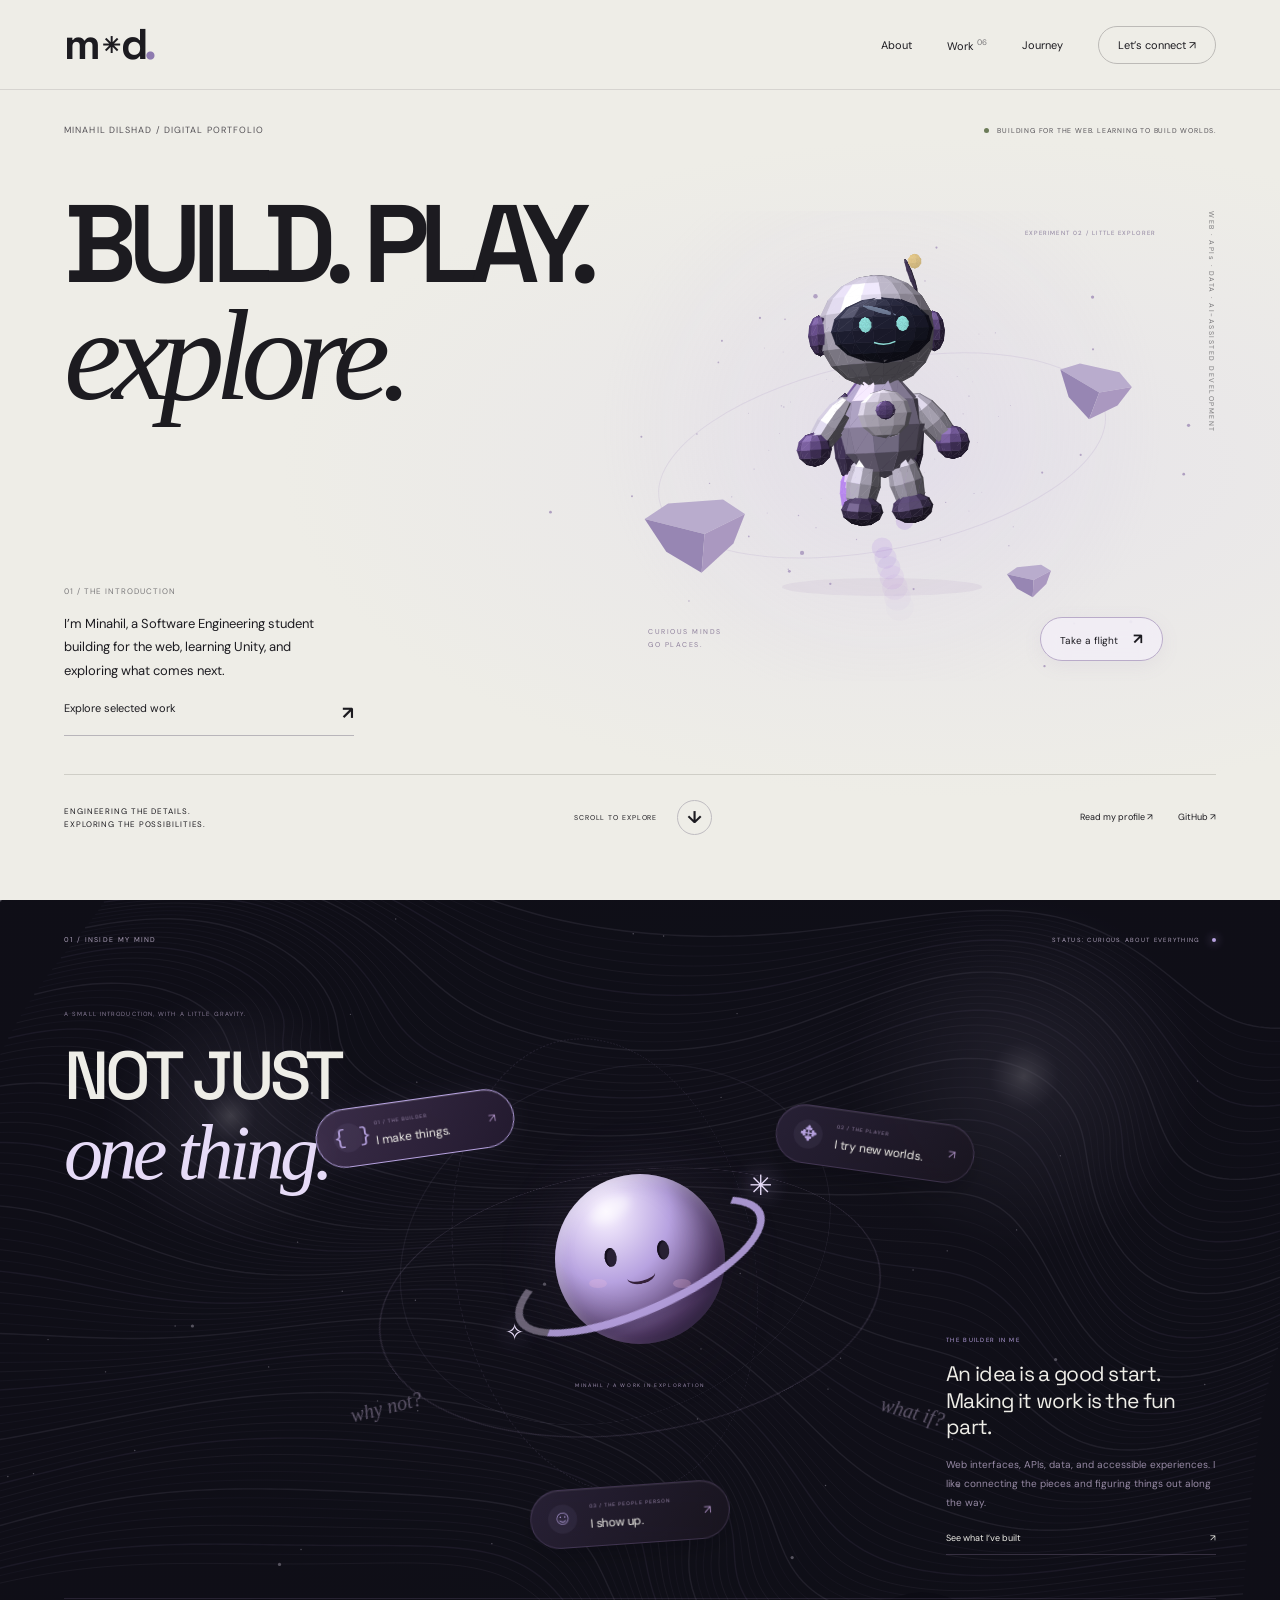
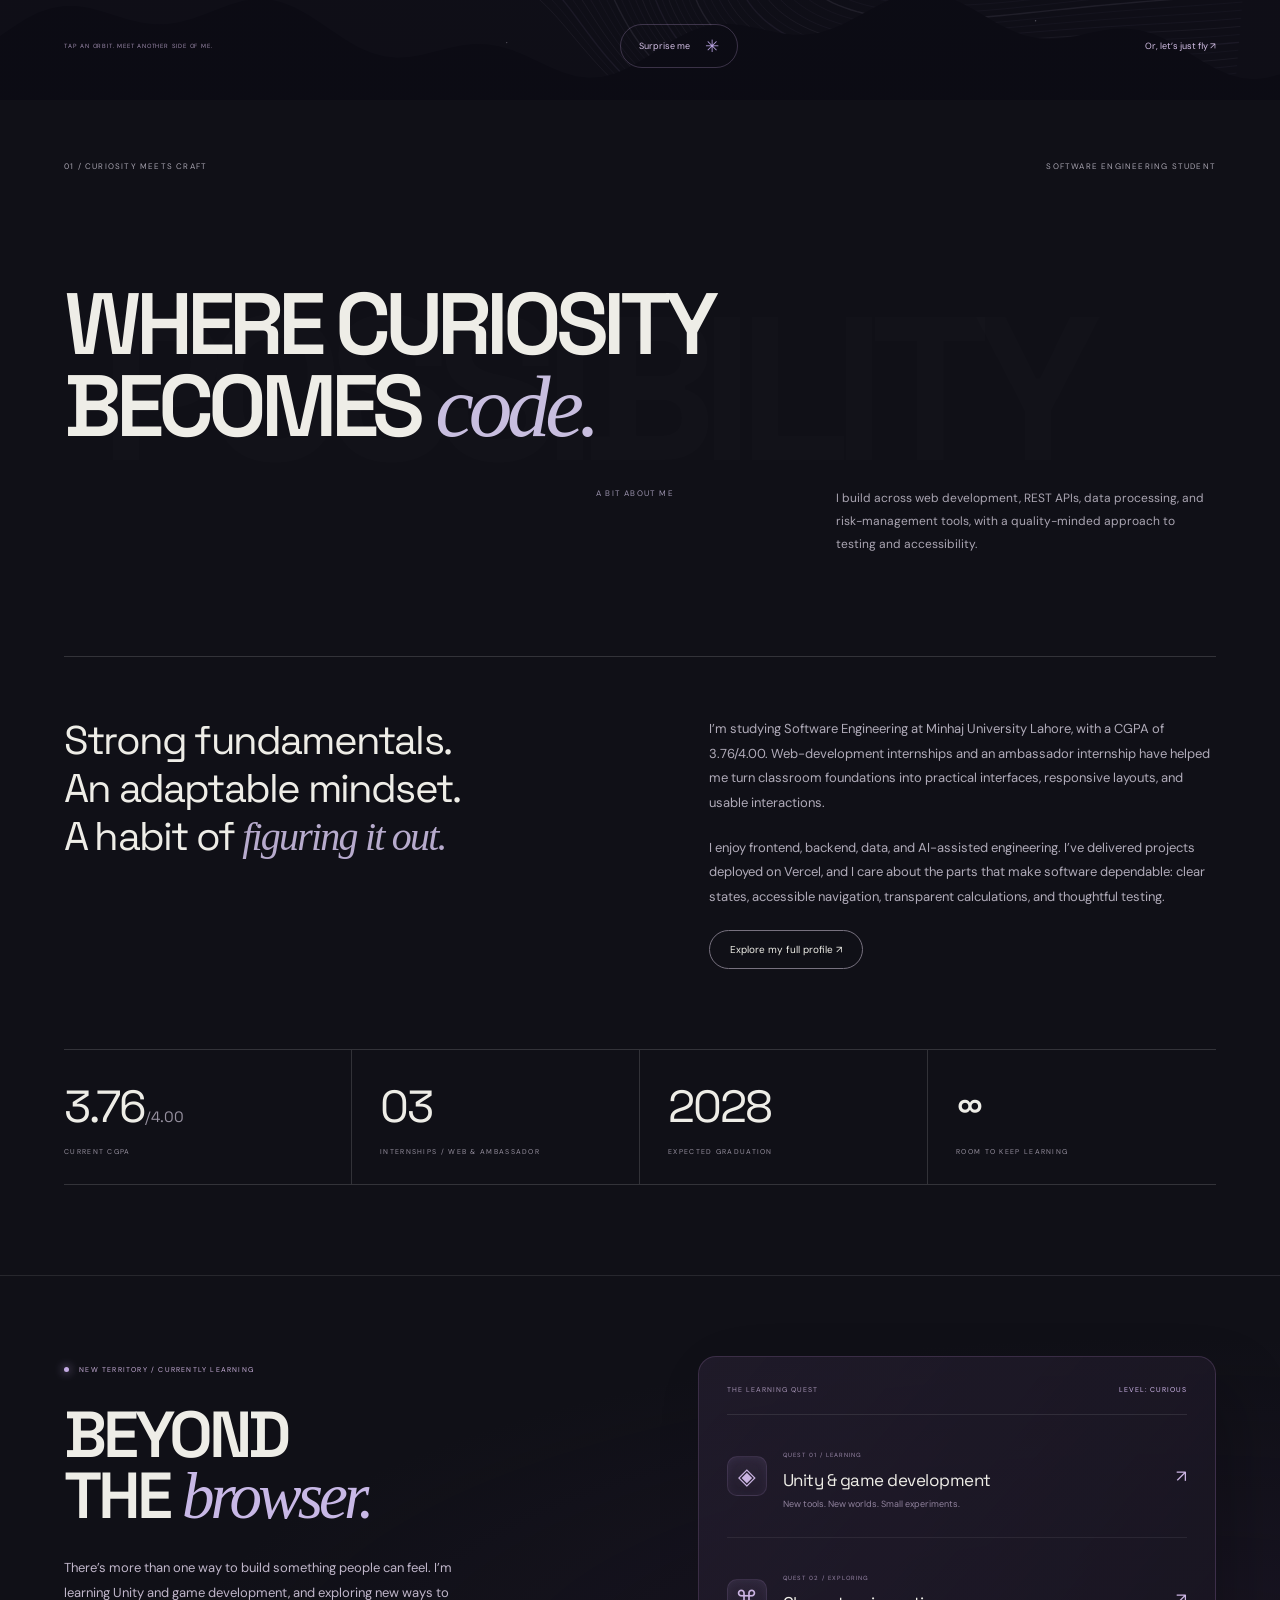
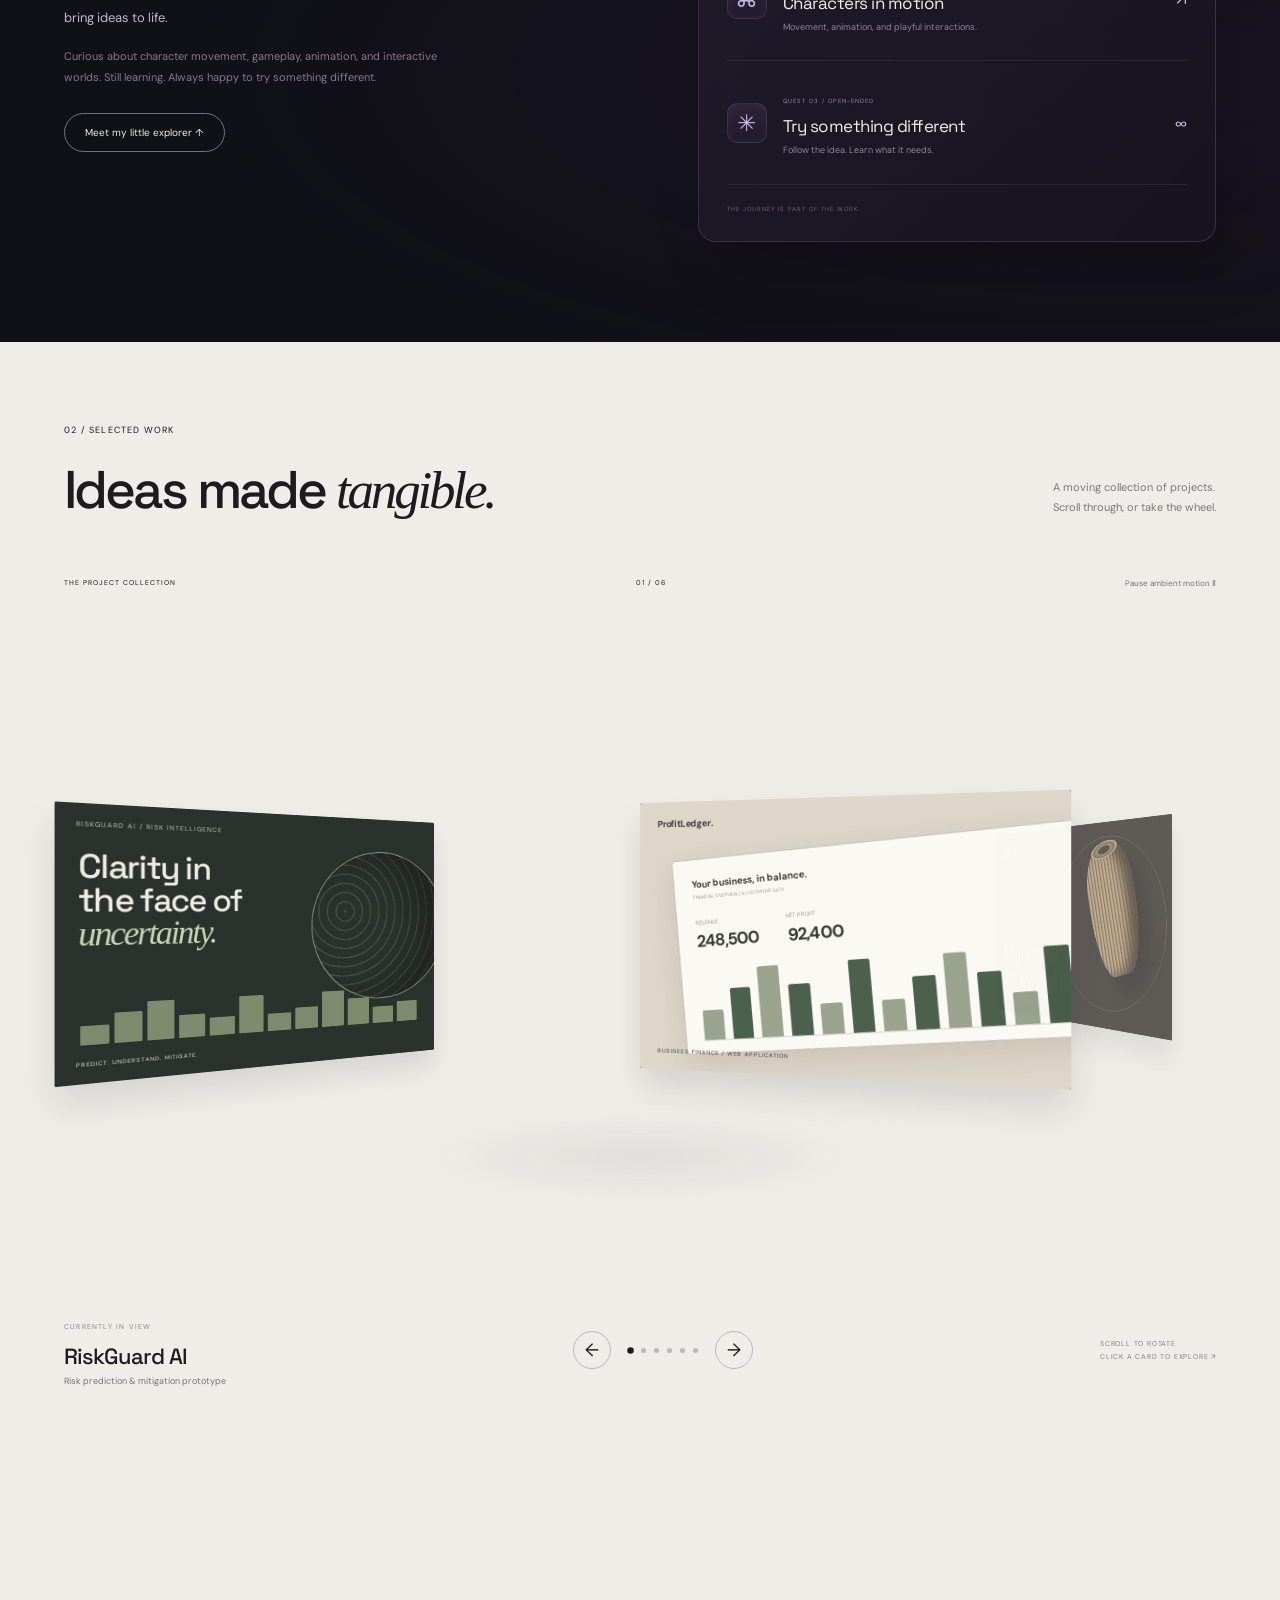
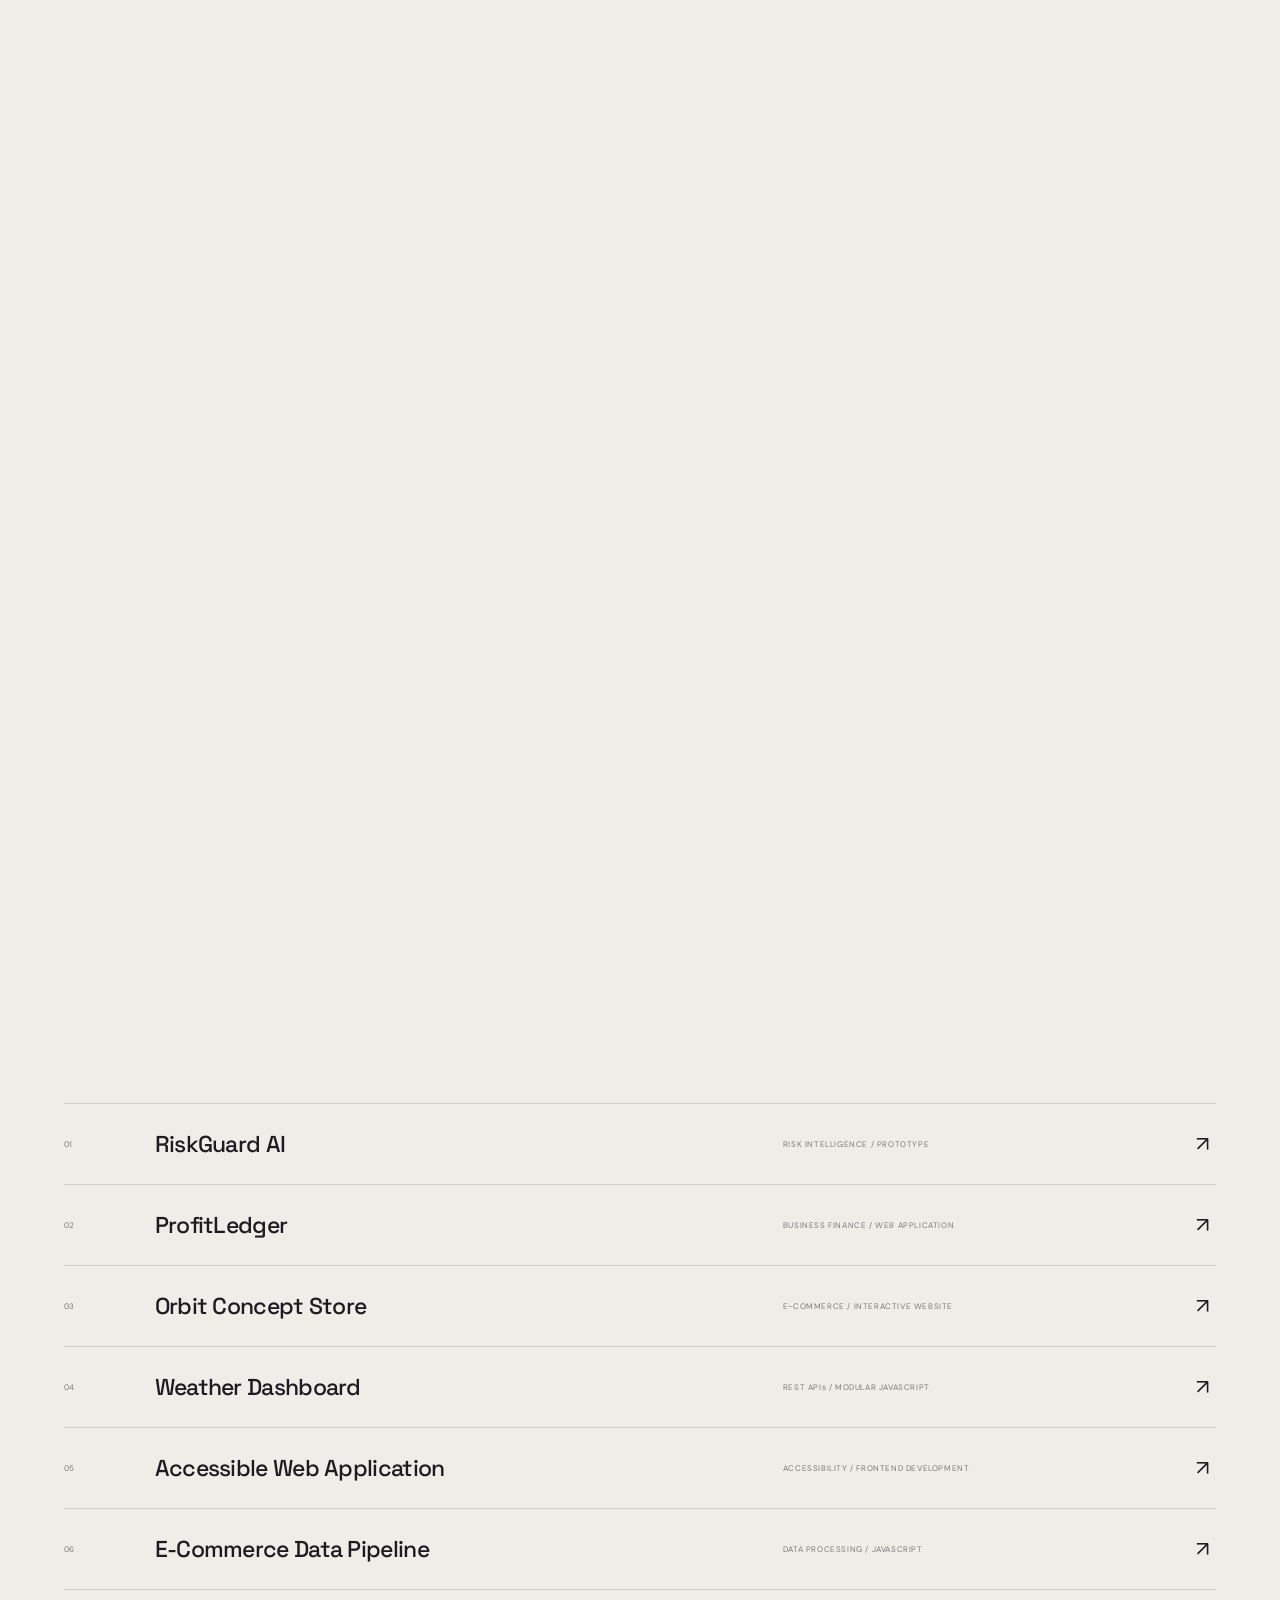
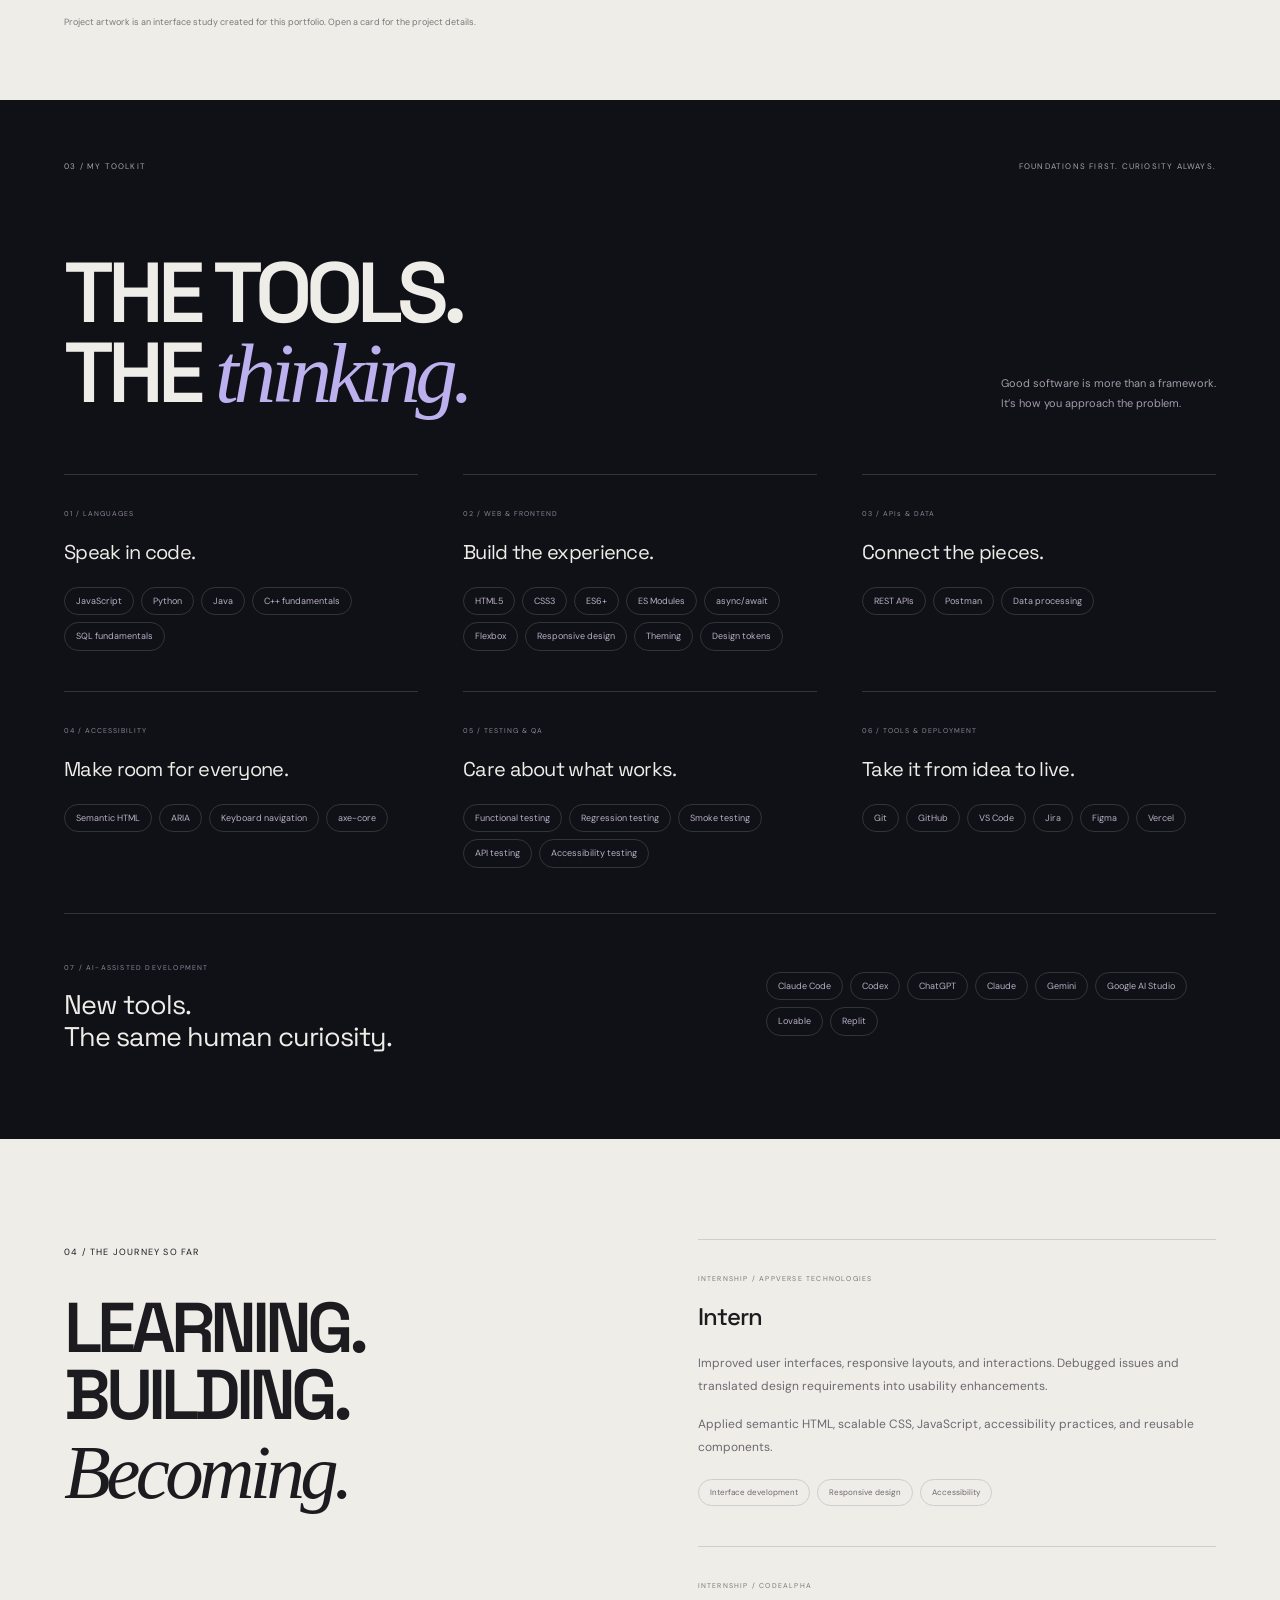
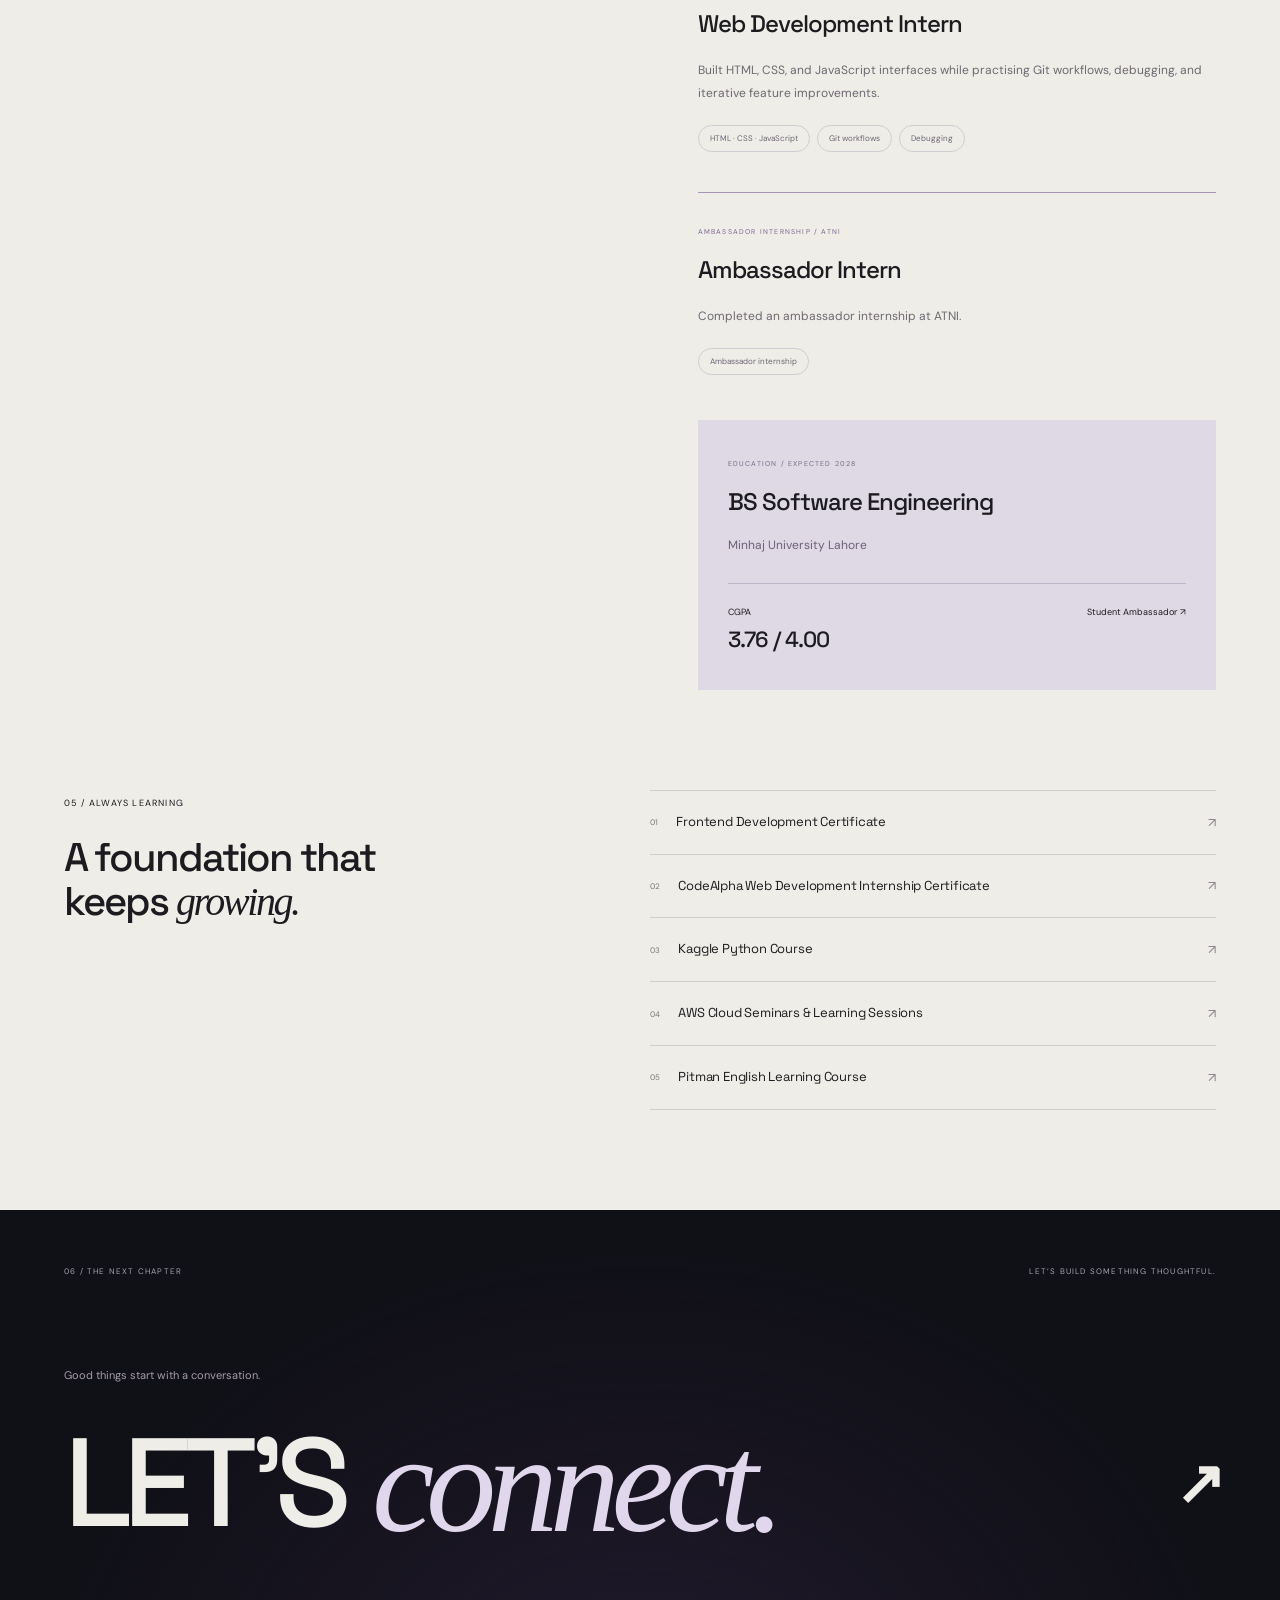
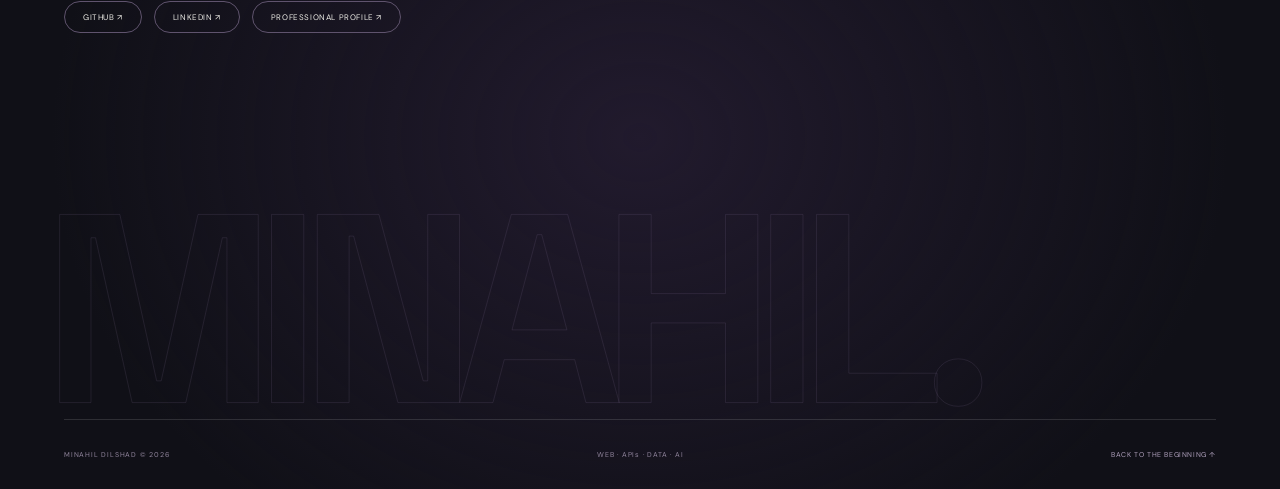
<file: index.html>
<!doctype html>
<html lang="en"><head><meta charset="UTF-8"><meta name="viewport" content="width=device-width,initial-scale=1"><meta name="theme-color" content="#eeede7"><meta name="description" content="Minahil Dilshad, Software Engineering student. Web development, REST APIs, data, accessible interfaces, and AI-assisted development."><title>Minahil Dilshad | Creative Software Engineer</title><link rel="icon" href="data:image/svg+xml,%3Csvg xmlns='http://www.w3.org/2000/svg' viewBox='0 0 80 80'%3E%3Crect width='80' height='80' rx='40' fill='%2318171d'/%3E%3Ctext x='14' y='54' fill='%23eeede7' font-family='Arial' font-weight='bold' font-size='38'%3EMD%3C/text%3E%3C/svg%3E"><link rel="stylesheet" href="style.css"></head><body>
<div class="scroll-progress" aria-hidden="true"></div><div id="cursor" aria-hidden="true">VIEW ↗</div>
<header><a href="#home" class="brand" aria-label="Minahil Dilshad home">m<span class="brand-star">✳</span>d<span class="brand-period">.</span></a><nav aria-label="Main navigation"><a href="#about">About</a><a href="#work">Work <sup>06</sup></a><a href="#journey">Journey</a><a class="nav-connect" href="#connect">Let’s connect ↗</a></nav><button id="menu" aria-expanded="false" aria-label="Open navigation">Menu +</button></header>
<main><section class="hero" id="home"><div class="hero-kicker"><span>MINAHIL DILSHAD / DIGITAL PORTFOLIO</span><span class="status"><i></i> BUILDING FOR THE WEB. LEARNING TO BUILD WORLDS.</span></div><div class="hero-composition"><div class="hero-side">WEB · APIs · DATA · AI-ASSISTED DEVELOPMENT</div><h1>BUILD. PLAY.<br><span class="serif">explore.</span></h1><div class="monogram-wrap flight-root"><div class="flight-viewport" id="flight-viewport"><canvas id="flight-canvas" aria-label="An animated 3D astronaut flying through a floating world"></canvas><span class="flight-badge">EXPERIMENT 02 / LITTLE EXPLORER</span><div class="flight-caption"><span>CURIOUS MINDS<br>GO PLACES.</span><button id="launch-flight">Take a flight <b>↗</b></button></div><div class="flight-hud" hidden><span>FLIGHT LAB / FREE EXPLORATION</span><strong><span id="flight-score">0</span> <small>PORTALS</small></strong></div><div class="flight-instructions" hidden><span>WASD / ARROWS TO STEER · SPACE TO BOOST<br>OR MOVE YOUR MOUSE / DRAG TO FLY</span><div><button id="flight-reset">Restart ↺</button><button id="flight-boost" aria-pressed="false">Hold to boost ↑</button></div></div><span id="flight-feedback" role="status"></span></div></div><div class="hero-note"><span>01 / THE INTRODUCTION</span><p>I’m Minahil, a Software Engineering student building for the web, learning Unity, and exploring what comes next.</p><a href="#work">Explore selected work <b>↗</b></a></div></div><div class="hero-bottom"><span>ENGINEERING THE DETAILS.<br>EXPLORING THE POSSIBILITIES.</span><a href="#about" class="scroll-invite"><span>SCROLL TO EXPLORE</span><b>↓</b></a><div class="hero-actions"><button class="text-button profile-open">Read my profile ↗</button><a href="https://github.com/minahildilshad" target="_blank" rel="noopener noreferrer">GitHub ↗</a></div></div></section>
<section class="about-portal mind-universe" id="about" aria-label="Minahil’s curiosity universe" data-mind-mode="build"><canvas id="flow-art" aria-hidden="true"></canvas><div class="portal-vignette"></div><div class="mind-topline"><span>01 / INSIDE MY MIND</span><span>STATUS: CURIOUS ABOUT EVERYTHING <i></i></span></div><div class="mind-title"><span>A SMALL INTRODUCTION, WITH A LITTLE GRAVITY.</span><h2>NOT JUST<br><em>one thing.</em></h2></div><div class="mind-orbit-system"><div class="mind-track track-one" aria-hidden="true"></div><div class="mind-track track-two" aria-hidden="true"></div><div class="mind-track track-three" aria-hidden="true"></div><div class="mind-core-wrap"><button id="mind-core" aria-label="Give the curiosity planet a little bounce"><span class="mind-planet"><span class="planet-shine"></span><span class="planet-face"><i></i><i></i><b></b></span><span class="planet-freckle f-one"></span><span class="planet-freckle f-two"></span></span><span class="planet-ring"></span><span class="planet-star star-one">✳</span><span class="planet-star star-two">✧</span></button><span class="planet-label">MINAHIL / A WORK IN EXPLORATION</span></div><button class="mind-satellite sat-build" data-mind="build" aria-pressed="true"><span class="sat-symbol">{ }</span><span><small>01 / THE BUILDER</small><b>I make things.</b></span><i>↗</i></button><button class="mind-satellite sat-play" data-mind="play" aria-pressed="false"><span class="sat-symbol">✥</span><span><small>02 / THE PLAYER</small><b>I try new worlds.</b></span><i>↗</i></button><button class="mind-satellite sat-people" data-mind="people" aria-pressed="false"><span class="sat-symbol">☺</span><span><small>03 / THE PEOPLE PERSON</small><b>I show up.</b></span><i>↗</i></button><span class="mind-doodle doodle-one" aria-hidden="true">what if?</span><span class="mind-doodle doodle-two" aria-hidden="true">why not?</span></div><div class="mind-detail" aria-live="polite"><span id="mind-detail-kicker">THE BUILDER IN ME</span><h3 id="mind-detail-title">An idea is a good start.<br>Making it work is the fun part.</h3><p id="mind-detail-copy">Web interfaces, APIs, data, and accessible experiences. I like connecting the pieces and figuring things out along the way.</p><a id="mind-detail-link" href="#work">See what I’ve built <span>↗</span></a></div><div class="mind-bottom"><span>TAP AN ORBIT. MEET ANOTHER SIDE OF ME.</span><button id="mind-surprise">Surprise me <span>✳</span></button><button id="mind-flight">Or, let’s just fly ↗</button></div><div id="mind-sparkles" aria-hidden="true"></div></section>
<section class="story dark"><div class="section-label"><span>01 / CURIOSITY MEETS CRAFT</span><span>SOFTWARE ENGINEERING STUDENT</span></div><div class="story-head reveal"><span class="ghost-type" aria-hidden="true">POSSIBILITY</span><h2>WHERE CURIOSITY<br>BECOMES <span class="serif">code.</span></h2><div class="story-summary"><span class="tiny-label">A BIT ABOUT ME</span><p>I build across web development, REST APIs, data processing, and risk-management tools, with a quality-minded approach to testing and accessibility.</p></div></div><div class="story-detail reveal"><p>Strong fundamentals.<br>An adaptable mindset.<br>A habit of <span>figuring it out.</span></p><div><p>I’m studying Software Engineering at Minhaj University Lahore, with a CGPA of 3.76/4.00. Web-development internships and an ambassador internship have helped me turn classroom foundations into practical interfaces, responsive layouts, and usable interactions.</p><p>I enjoy frontend, backend, data, and AI-assisted engineering. I’ve delivered projects deployed on Vercel, and I care about the parts that make software dependable: clear states, accessible navigation, transparent calculations, and thoughtful testing.</p><button class="outline-button profile-open">Explore my full profile ↗</button></div></div><div class="stats reveal"><div><strong>3.76<span>/4.00</span></strong><p>CURRENT CGPA</p></div><div><strong>03</strong><p>INTERNSHIPS / WEB & AMBASSADOR</p></div><div><strong>2028</strong><p>EXPECTED GRADUATION</p></div><div><strong>∞</strong><p>ROOM TO KEEP LEARNING</p></div></div></section>
<section class="exploration dark" id="exploring"><div class="exploration-copy reveal"><span class="tiny-label"><i></i> NEW TERRITORY / CURRENTLY LEARNING</span><h2>BEYOND<br>THE <em>browser.</em></h2><p>There’s more than one way to build something people can feel. I’m learning Unity and game development, and exploring new ways to bring ideas to life.</p><p class="exploration-note">Curious about character movement, gameplay, animation, and interactive worlds. Still learning. Always happy to try something different.</p><a class="outline-button" href="#home">Meet my little explorer ↑</a></div><div class="quest-board reveal"><div class="quest-board-top"><span>THE LEARNING QUEST</span><b>LEVEL: CURIOUS</b></div><div class="quest"><span class="quest-symbol">◈</span><div><small>QUEST 01 / LEARNING</small><h3>Unity & game development</h3><p>New tools. New worlds. Small experiments.</p></div><b>↗</b></div><div class="quest"><span class="quest-symbol">⌘</span><div><small>QUEST 02 / EXPLORING</small><h3>Characters in motion</h3><p>Movement, animation, and playful interactions.</p></div><b>↗</b></div><div class="quest"><span class="quest-symbol">✳</span><div><small>QUEST 03 / OPEN-ENDED</small><h3>Try something different</h3><p>Follow the idea. Learn what it needs.</p></div><b>∞</b></div><span class="quest-footnote">THE JOURNEY IS PART OF THE WORK.</span></div></section><section class="work-section" id="work"><div class="work-heading"><div><span class="tiny-label">02 / SELECTED WORK</span><h2>Ideas made <em>tangible.</em></h2></div><p>A moving collection of projects.<br>Scroll through, or take the wheel.</p></div><div class="carousel-scroll"><div class="carousel-sticky"><div class="carousel-topline"><span>THE PROJECT COLLECTION</span><span id="carousel-number">01 / 06</span><button id="motion-toggle" aria-pressed="false">Pause ambient motion Ⅱ</button></div><div class="carousel-scene" aria-label="3D project gallery"><div class="gallery-ground" aria-hidden="true"></div><div id="carousel"></div></div><div class="carousel-bottom"><div><span class="tiny-label">CURRENTLY IN VIEW</span><h3 id="active-project-title">RiskGuard AI</h3><p id="active-project-category">Risk prediction & mitigation prototype</p></div><div class="carousel-controls"><button id="previous" aria-label="Previous project">←</button><span id="carousel-dots" aria-label="Choose project"></span><button id="next" aria-label="Next project">→</button></div><span class="gallery-hint">SCROLL TO ROTATE<br>CLICK A CARD TO EXPLORE ↗</span></div></div></div><div class="project-index"><button class="index-row reveal" data-project="risk"><span>01</span><h3>RiskGuard AI</h3><p>RISK INTELLIGENCE / PROTOTYPE</p><b>↗</b></button><button class="index-row reveal" data-project="profit"><span>02</span><h3>ProfitLedger</h3><p>BUSINESS FINANCE / WEB APPLICATION</p><b>↗</b></button><button class="index-row reveal" data-project="orbit"><span>03</span><h3>Orbit Concept Store</h3><p>E-COMMERCE / INTERACTIVE WEBSITE</p><b>↗</b></button><button class="index-row reveal" data-project="weather"><span>04</span><h3>Weather Dashboard</h3><p>REST APIs / MODULAR JAVASCRIPT</p><b>↗</b></button><button class="index-row reveal" data-project="access"><span>05</span><h3>Accessible Web Application</h3><p>ACCESSIBILITY / FRONTEND DEVELOPMENT</p><b>↗</b></button><button class="index-row reveal" data-project="data"><span>06</span><h3>E-Commerce Data Pipeline</h3><p>DATA PROCESSING / JAVASCRIPT</p><b>↗</b></button></div><p class="visual-note">Project artwork is an interface study created for this portfolio. Open a card for the project details.</p></section>
<section class="toolkit dark" id="skills"><div class="section-label"><span>03 / MY TOOLKIT</span><span>FOUNDATIONS FIRST. CURIOSITY ALWAYS.</span></div><div class="toolkit-heading reveal"><h2>THE TOOLS.<br>THE <span class="serif">thinking.</span></h2><p>Good software is more than a framework.<br>It’s how you approach the problem.</p></div><div class="skill-grid"><article class="skill-group reveal"><span>01 / LANGUAGES</span><h3>Speak in code.</h3><div class="tags"><span>JavaScript</span><span>Python</span><span>Java</span><span>C++ fundamentals</span><span>SQL fundamentals</span></div></article><article class="skill-group reveal"><span>02 / WEB & FRONTEND</span><h3>Build the experience.</h3><div class="tags"><span>HTML5</span><span>CSS3</span><span>ES6+</span><span>ES Modules</span><span>async/await</span><span>Flexbox</span><span>Responsive design</span><span>Theming</span><span>Design tokens</span></div></article><article class="skill-group reveal"><span>03 / APIs & DATA</span><h3>Connect the pieces.</h3><div class="tags"><span>REST APIs</span><span>Postman</span><span>Data processing</span></div></article><article class="skill-group reveal"><span>04 / ACCESSIBILITY</span><h3>Make room for everyone.</h3><div class="tags"><span>Semantic HTML</span><span>ARIA</span><span>Keyboard navigation</span><span>axe-core</span></div></article><article class="skill-group reveal"><span>05 / TESTING & QA</span><h3>Care about what works.</h3><div class="tags"><span>Functional testing</span><span>Regression testing</span><span>Smoke testing</span><span>API testing</span><span>Accessibility testing</span></div></article><article class="skill-group reveal"><span>06 / TOOLS & DEPLOYMENT</span><h3>Take it from idea to live.</h3><div class="tags"><span>Git</span><span>GitHub</span><span>VS Code</span><span>Jira</span><span>Figma</span><span>Vercel</span></div></article></div><div class="ai-toolkit reveal"><div><span class="tiny-label">07 / AI-ASSISTED DEVELOPMENT</span><h3>New tools.<br>The same human curiosity.</h3></div><div class="tags"><span>Claude Code</span><span>Codex</span><span>ChatGPT</span><span>Claude</span><span>Gemini</span><span>Google AI Studio</span><span>Lovable</span><span>Replit</span></div></div></section>
<section class="journey" id="journey"><div class="journey-title reveal"><span class="tiny-label">04 / THE JOURNEY SO FAR</span><h2>LEARNING.<br>BUILDING.<br><em>Becoming.</em></h2></div><div class="journey-content"><article class="experience reveal"><span class="tiny-label">INTERNSHIP / APPVERSE TECHNOLOGIES</span><h3>Intern</h3><p>Improved user interfaces, responsive layouts, and interactions. Debugged issues and translated design requirements into usability enhancements.</p><p>Applied semantic HTML, scalable CSS, JavaScript, accessibility practices, and reusable components.</p><div class="tags"><span>Interface development</span><span>Responsive design</span><span>Accessibility</span></div></article><article class="experience reveal"><span class="tiny-label">INTERNSHIP / CODEALPHA</span><h3>Web Development Intern</h3><p>Built HTML, CSS, and JavaScript interfaces while practising Git workflows, debugging, and iterative feature improvements.</p><div class="tags"><span>HTML · CSS · JavaScript</span><span>Git workflows</span><span>Debugging</span></div></article><article class="experience reveal atni"><span class="tiny-label">AMBASSADOR INTERNSHIP / ATNI</span><h3>Ambassador Intern</h3><p>Completed an ambassador internship at ATNI.</p><div class="tags"><span>Ambassador internship</span></div></article><article class="education reveal"><span class="tiny-label">EDUCATION / EXPECTED 2028</span><h3>BS Software Engineering</h3><p>Minhaj University Lahore</p><div class="education-bottom"><span>CGPA <strong>3.76 / 4.00</strong></span><span>Student Ambassador ↗</span></div></article></div></section>
<section class="certifications"><div class="cert-heading reveal"><span class="tiny-label">05 / ALWAYS LEARNING</span><h2>A foundation that<br>keeps <em>growing.</em></h2></div><div class="cert-list reveal"><div><span>01</span><h3>Frontend Development Certificate</h3><b>↗</b></div><div><span>02</span><h3>CodeAlpha Web Development Internship Certificate</h3><b>↗</b></div><div><span>03</span><h3>Kaggle Python Course</h3><b>↗</b></div><div><span>04</span><h3>AWS Cloud Seminars & Learning Sessions</h3><b>↗</b></div><div><span>05</span><h3>Pitman English Learning Course</h3><b>↗</b></div></div></section>
<section class="connect dark" id="connect"><div class="section-label"><span>06 / THE NEXT CHAPTER</span><span>LET’S BUILD SOMETHING THOUGHTFUL.</span></div><p class="reveal">Good things start with a conversation.</p><a class="connect-heading reveal" href="https://www.linkedin.com/in/minahil-dilshad-6a0a183a9" target="_blank" rel="noopener noreferrer">LET’S <span class="serif">connect.</span><b>↗</b></a><div class="social-links reveal"><a href="https://github.com/minahildilshad" target="_blank" rel="noopener noreferrer">GITHUB ↗</a><a href="https://www.linkedin.com/in/minahil-dilshad-6a0a183a9" target="_blank" rel="noopener noreferrer">LINKEDIN ↗</a><button class="profile-open">PROFESSIONAL PROFILE ↗</button></div><div class="signature" aria-hidden="true">MINAHIL.</div><footer><span>MINAHIL DILSHAD © <span id="year"></span></span><span>WEB · APIs · DATA · AI</span><button id="back-top">BACK TO THE BEGINNING ↑</button></footer></section></main>
<dialog id="project-dialog" aria-labelledby="project-title"><button class="dialog-close" aria-label="Close project">×</button><div id="project-art"></div><div class="dialog-content"><span class="tiny-label" id="project-category"></span><h2 id="project-title"></h2><p id="project-description"></p><div class="tags" id="project-tags"></div><h3>Inside the project</h3><ul id="project-details"></ul><div id="project-demo"></div><div class="dialog-actions"><a class="filled-button" href="https://github.com/minahildilshad" target="_blank" rel="noopener noreferrer">Explore my GitHub ↗</a><button id="next-project" class="text-button">Next project →</button></div><p class="project-footnote" id="project-footnote"></p></div></dialog>
<dialog id="profile-dialog" aria-labelledby="profile-title"><button class="dialog-close" aria-label="Close profile">×</button><div class="dialog-content"><span class="tiny-label">PROFESSIONAL PROFILE</span><h2 id="profile-title">Minahil<br><em>Dilshad.</em></h2><p>Software Engineer | Web · APIs · Data · AI-Assisted Development</p><h3>Professional summary</h3><p>Software Engineering student (CGPA 3.76/4.00) with hands-on experience across web development, REST API integration, data processing, and risk-management tooling. Strong programming fundamentals, a quality-minded approach to testing and accessibility, and a fast-learning, adaptable mindset suited to frontend, backend, data, and AI-assisted engineering roles. Completed web-development internships and an ambassador internship, and delivered projects deployed on Vercel. I’m learning Unity and game development, exploring character movement, interactive worlds, and new creative directions.</p><h3>Education</h3><p>BS Software Engineering, Minhaj University Lahore.<br>Expected 2028 · CGPA 3.76/4.00 · Student Ambassador.</p><h3>Internships</h3><p><strong>Appverse Technologies, Intern.</strong> UI development, responsive layouts, interactions, debugging, usability improvements, semantic HTML, scalable CSS, JavaScript, accessibility, and reusable components.</p><p><strong>CodeAlpha, Web Development Intern.</strong> HTML, CSS, JavaScript interfaces, Git workflows, debugging, and iterative feature improvements.</p><p><strong>ATNI, Ambassador Intern.</strong> Completed an ambassador internship.</p><h3>Currently exploring</h3><p>I’m learning Unity and game development. I’m curious about game mechanics, character movement, animation, and interactive worlds, and I enjoy trying different things beyond web development.</p><h3>Selected projects</h3><ul><li>RiskGuard AI: a 12-section risk prediction and mitigation prototype with five-category weighted scoring, configurable thresholds, case management, what-if comparisons, and a rule-based assistant using simulated data.</li><li>JavaScript Weather Dashboard: modular API architecture with retries, cancellation, controlled concurrency, and accessible loading and error states.</li><li>Accessible Web Application: keyboard-accessible forms and navigation with ARIA and visible focus states; an automated axe-core scan reported zero violations.</li><li>E-Commerce Data Pipeline: processed a 50-order dataset with filter, map, reduce, and sort to aggregate revenue by product category.</li><li>ProfitLedger: business finance web application, included as an additional portfolio project.</li><li>Orbit Concept Store: interactive e-commerce website, included as an additional portfolio project.</li></ul><h3>Technical skills</h3><p><strong>Languages:</strong> JavaScript, Python, Java, C++ and SQL fundamentals.</p><p><strong>Web:</strong> HTML5, CSS3, ES6+, ES Modules, async/await, Flexbox, responsive design, theming, design tokens.</p><p><strong>APIs & data:</strong> REST APIs, Postman, data processing.</p><p><strong>Accessibility:</strong> Semantic HTML, ARIA, keyboard navigation, axe-core.</p><p><strong>Testing:</strong> Functional, regression, smoke, API, and accessibility testing.</p><p><strong>Tools:</strong> Git, GitHub, VS Code, Jira, Figma, Vercel.</p><p><strong>AI-assisted development:</strong> Claude Code, Codex, ChatGPT, Claude, Gemini, Google AI Studio, Lovable, Replit.</p><h3>Certifications & learning</h3><ul><li>Frontend Development Certificate</li><li>CodeAlpha Web Development Internship Certificate</li><li>Kaggle Python Course</li><li>AWS Cloud Seminars & Learning Sessions</li><li>Pitman English Learning Course</li></ul><div class="dialog-actions"><a class="filled-button" href="https://github.com/minahildilshad" target="_blank" rel="noopener noreferrer">GitHub ↗</a><a class="outline-button" href="https://www.linkedin.com/in/minahil-dilshad-6a0a183a9" target="_blank" rel="noopener noreferrer">LinkedIn ↗</a></div></div></dialog>
<button id="flight-companion" aria-label="Launch Little Explorer flight mode"><svg viewBox="0 0 80 105" aria-hidden="true"><defs><linearGradient id="suit" x2="1" y2="1"><stop stop-color="#e3dbf0"/><stop offset="1" stop-color="#877397"/></linearGradient></defs><path d="M30 77l10 25 10-25" fill="#c8a4ee" opacity=".5"/><ellipse cx="40" cy="60" rx="19" ry="21" fill="url(#suit)"/><path d="M21 57l-9 16m47-16 9 16M30 78l-3 9m23-9 3 9" stroke="#9d83b6" stroke-width="10" stroke-linecap="round"/><circle cx="40" cy="29" r="26" fill="url(#suit)"/><rect x="18" y="18" width="44" height="25" rx="12" fill="#29213b"/><circle cx="31" cy="29" r="3" fill="#9de1d4"/><circle cx="49" cy="29" r="3" fill="#9de1d4"/><path d="M34 35q6 5 12 0" stroke="#9de1d4" fill="none"/><circle cx="40" cy="60" r="5" fill="#71558c"/></svg><span>TAKE A FLIGHT ↗</span></button><dialog id="flight-dialog" aria-label="Little Explorer flight game"><button class="dialog-close" id="flight-close" aria-label="Exit flight">Exit flight ×</button><div id="flight-dock"></div></dialog><script src="app.js"></script><script src="flight.js"></script></body></html>
</file>
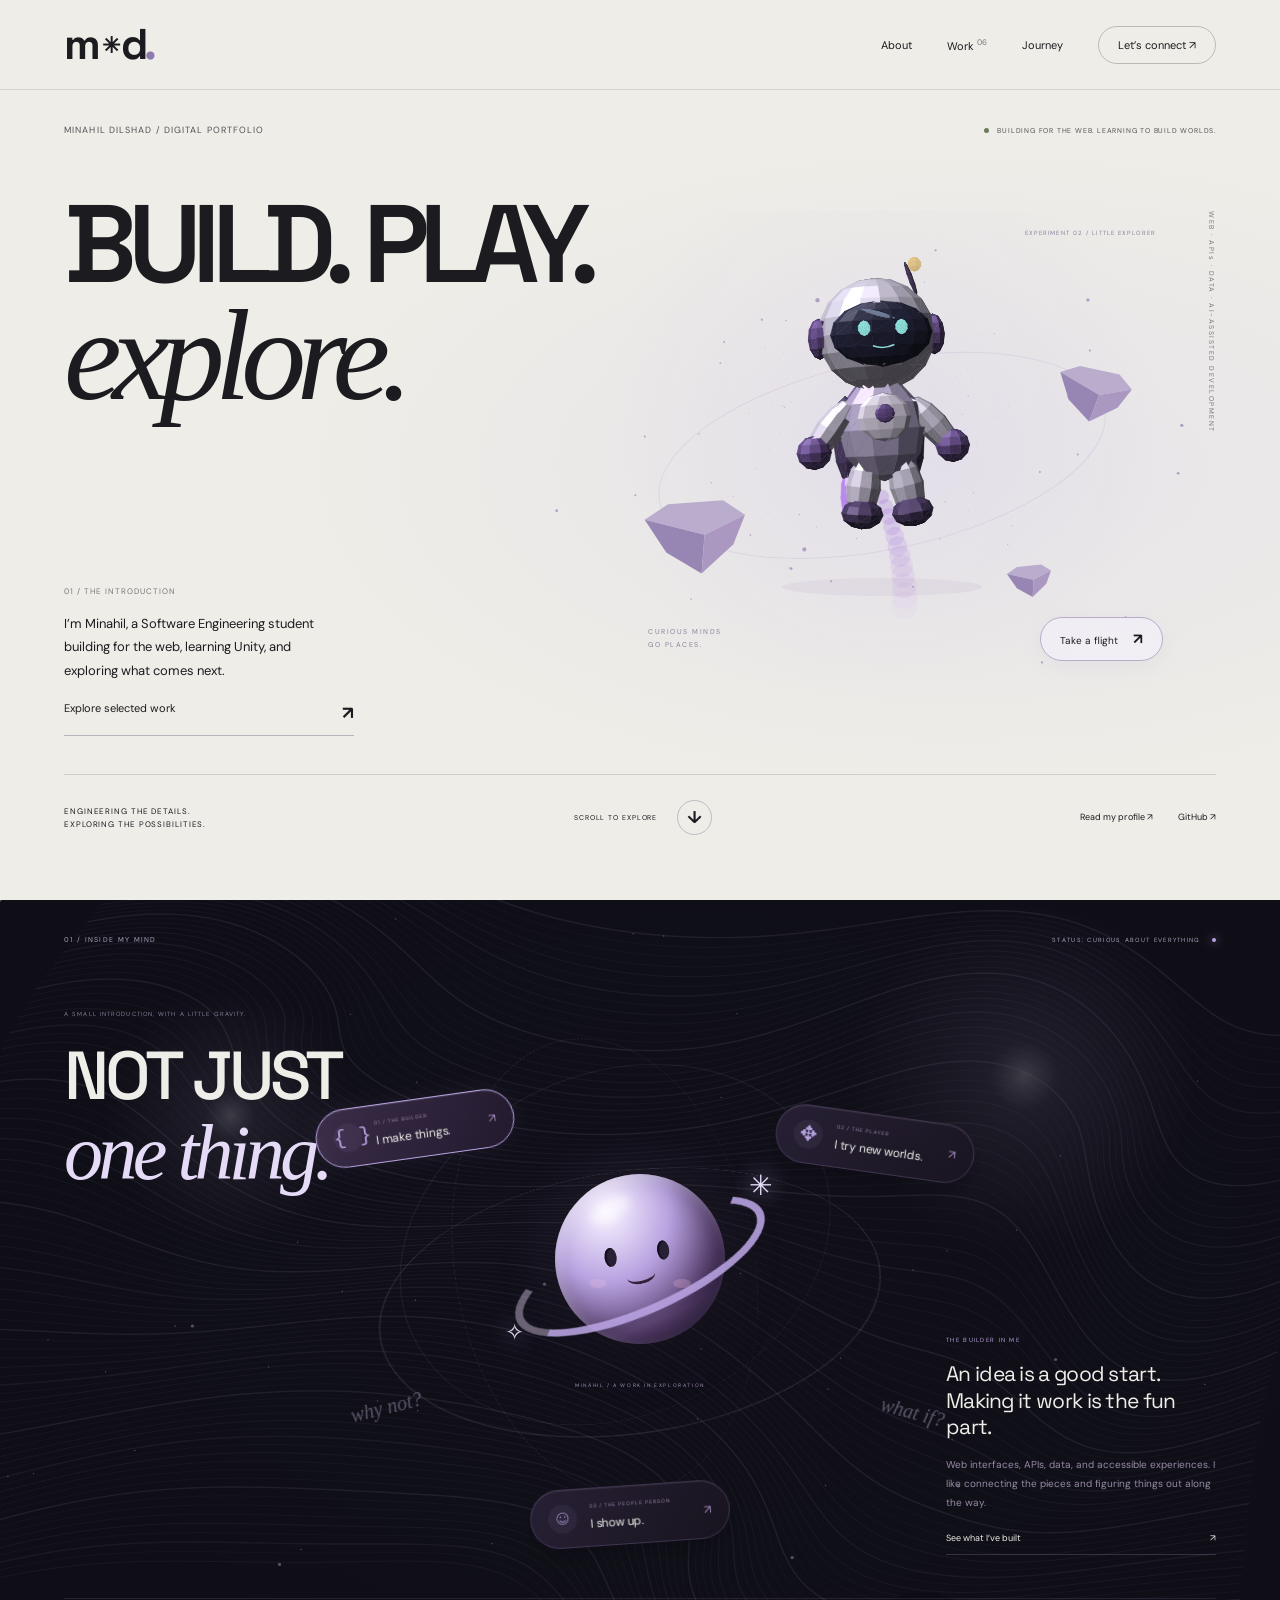
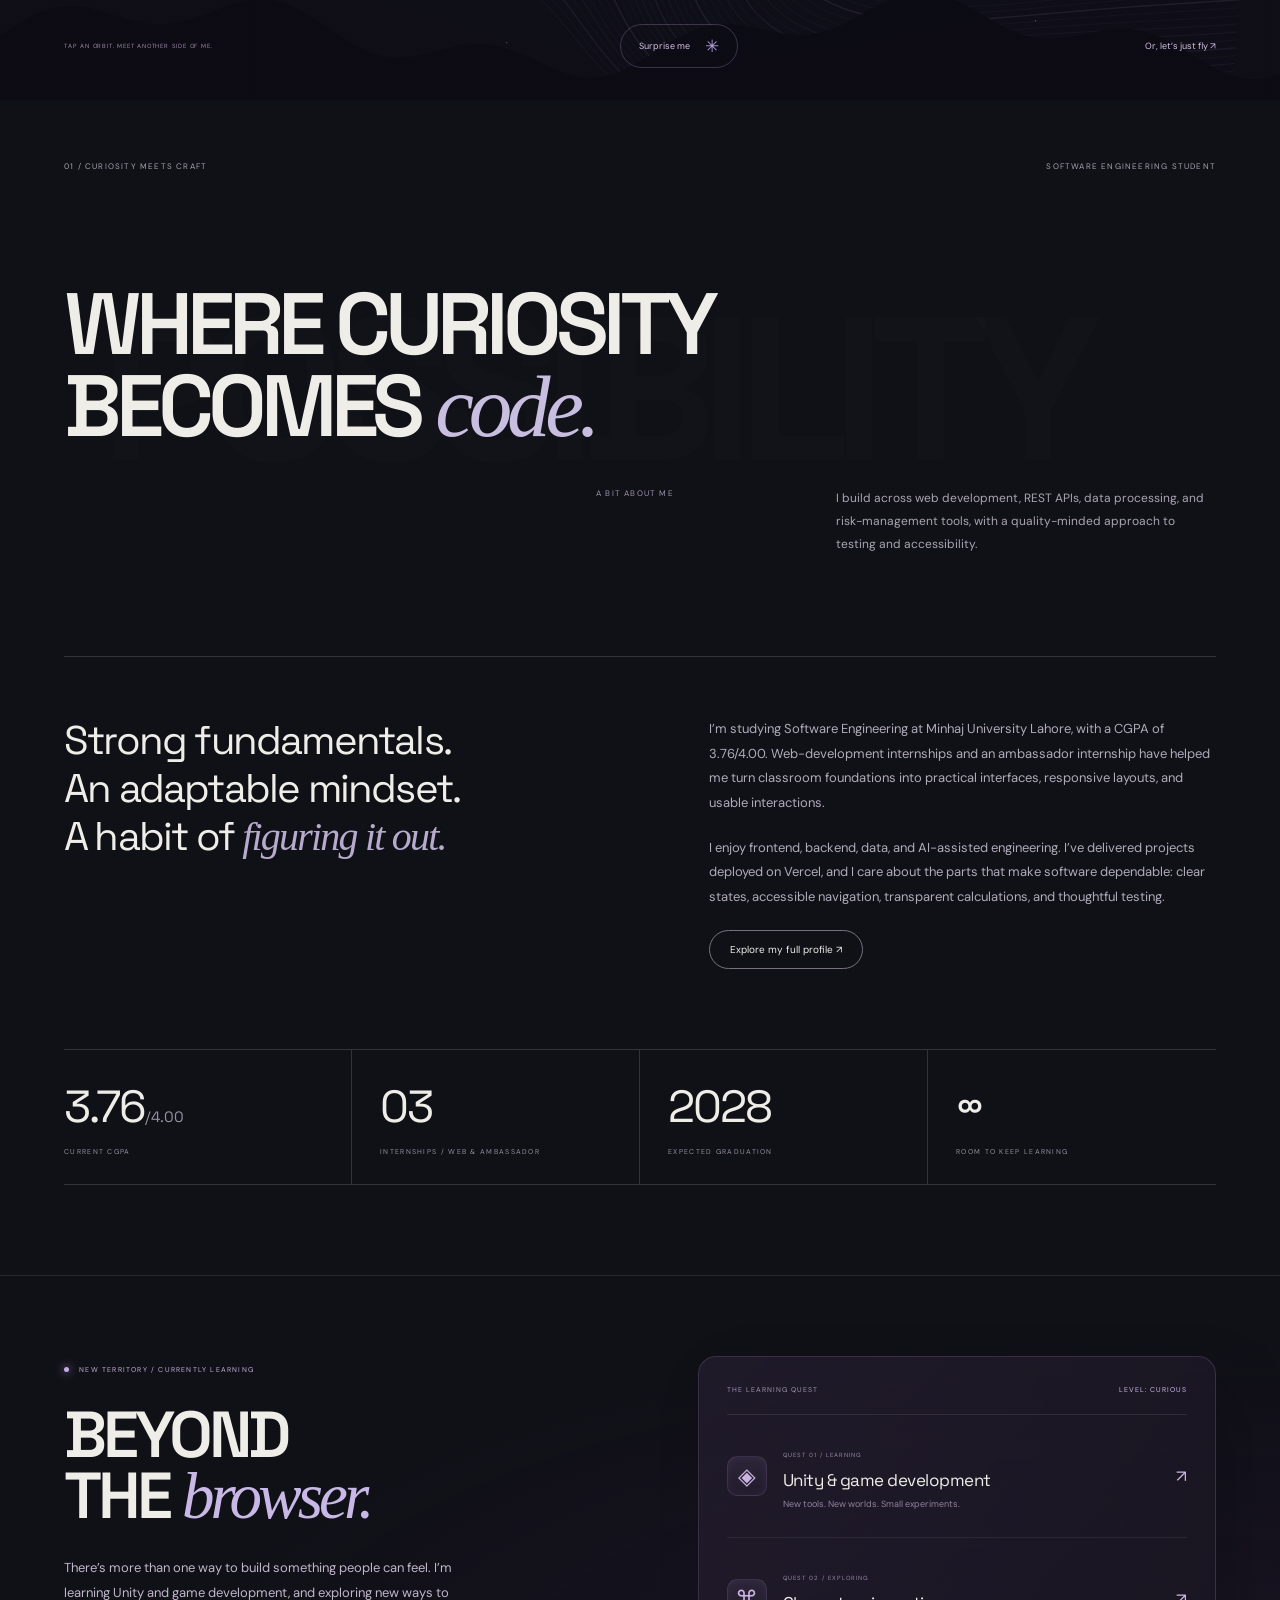
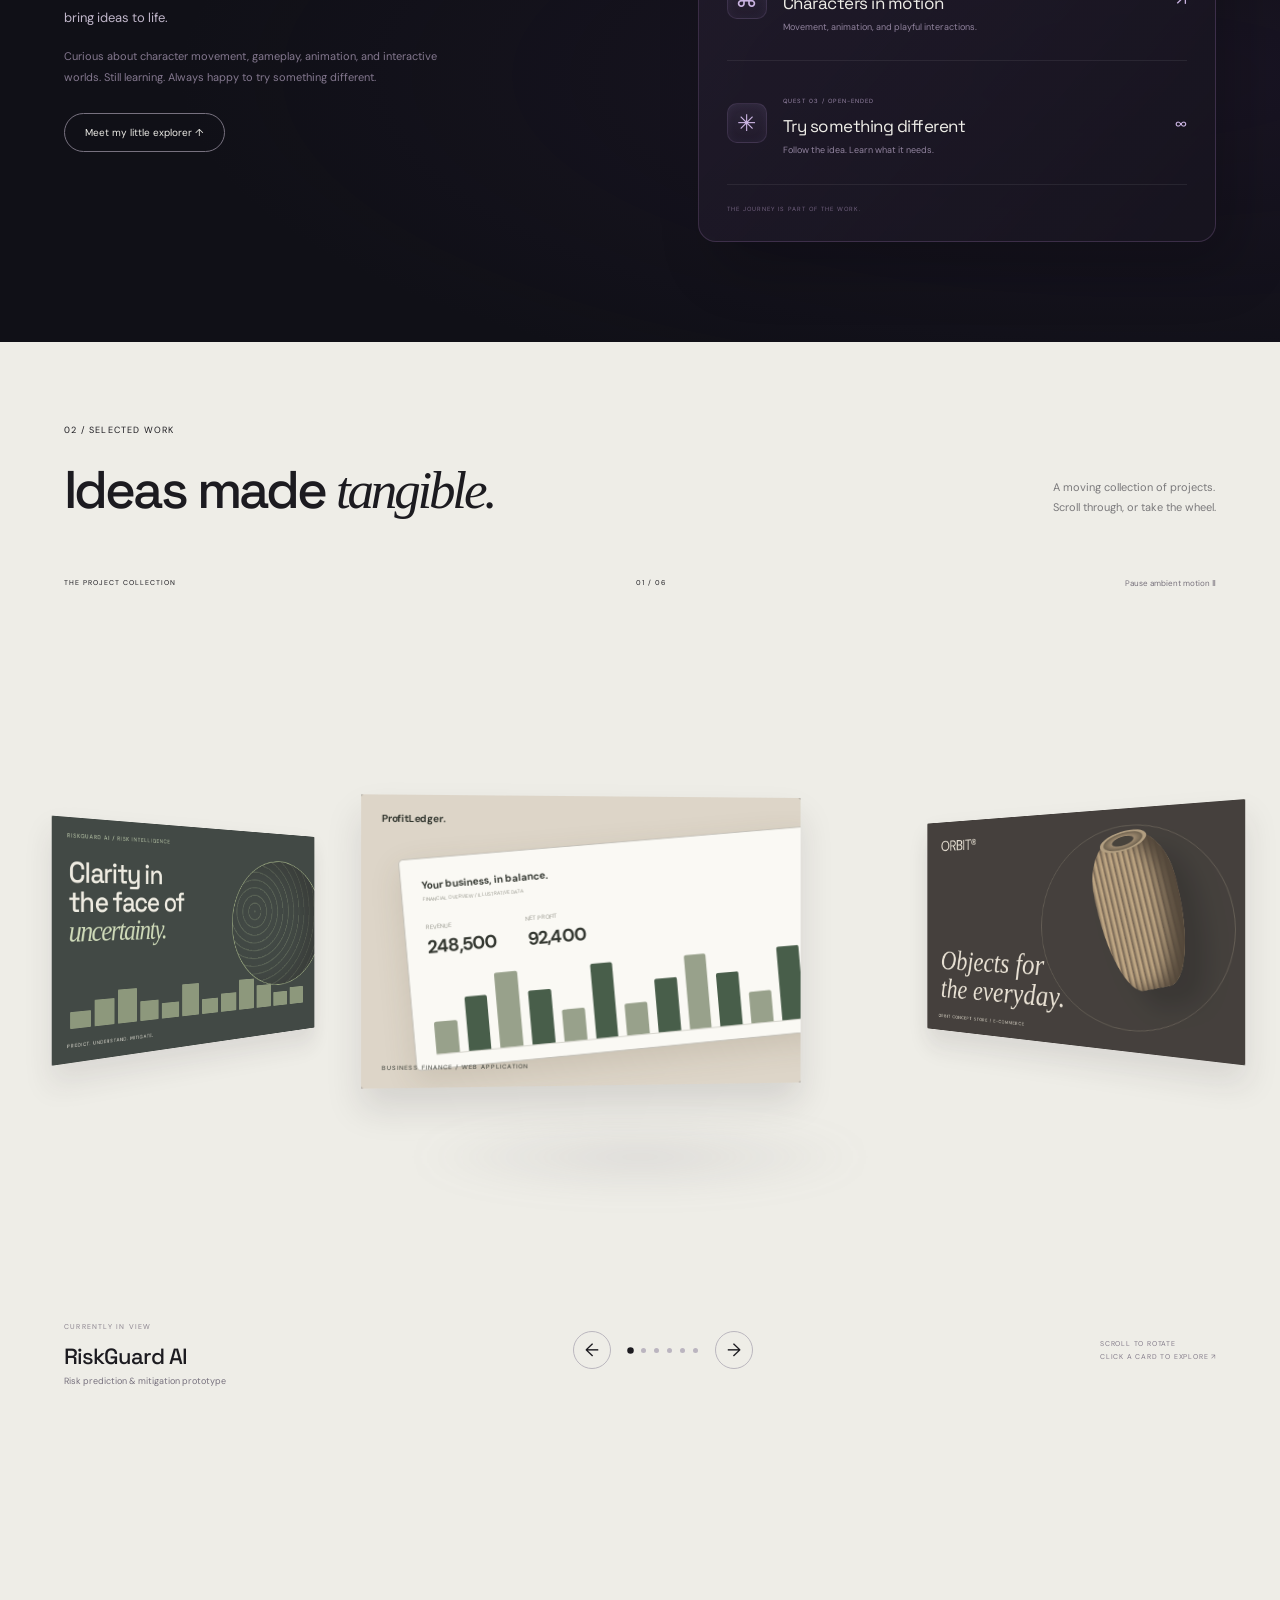
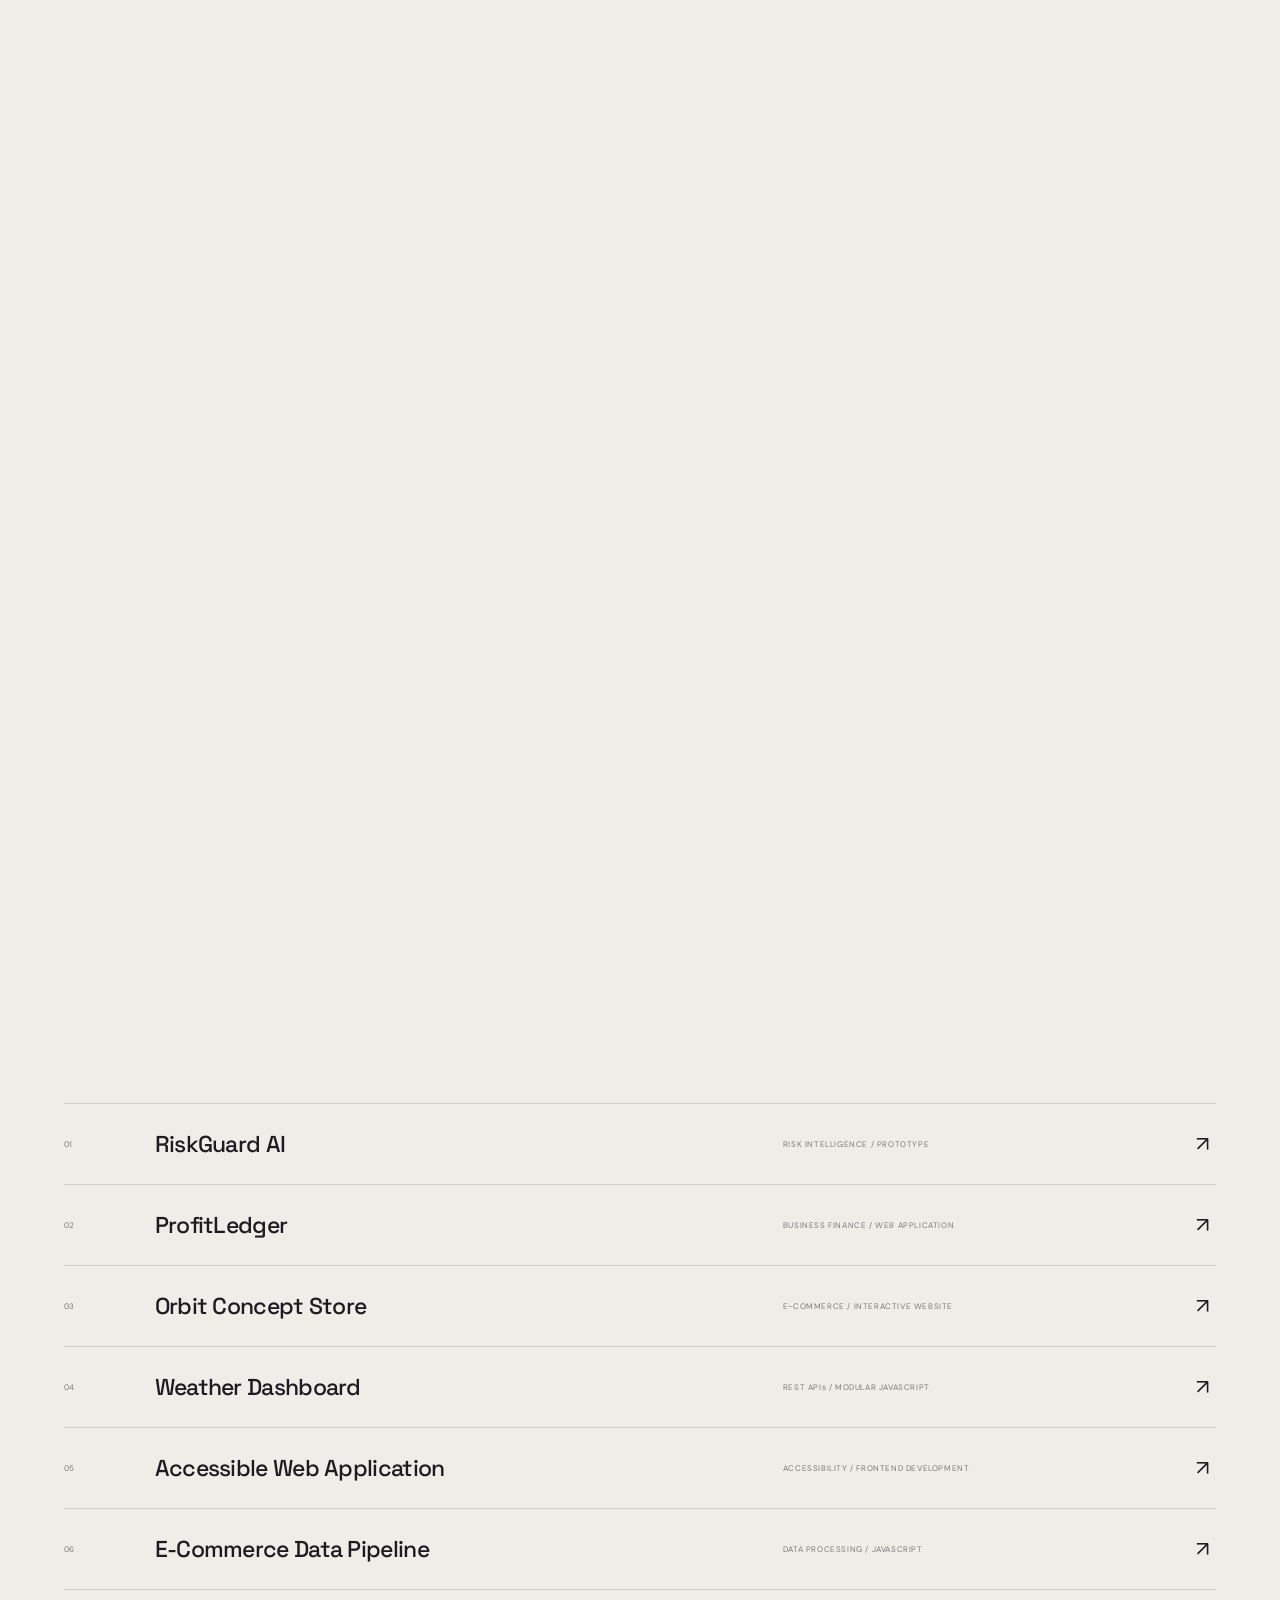
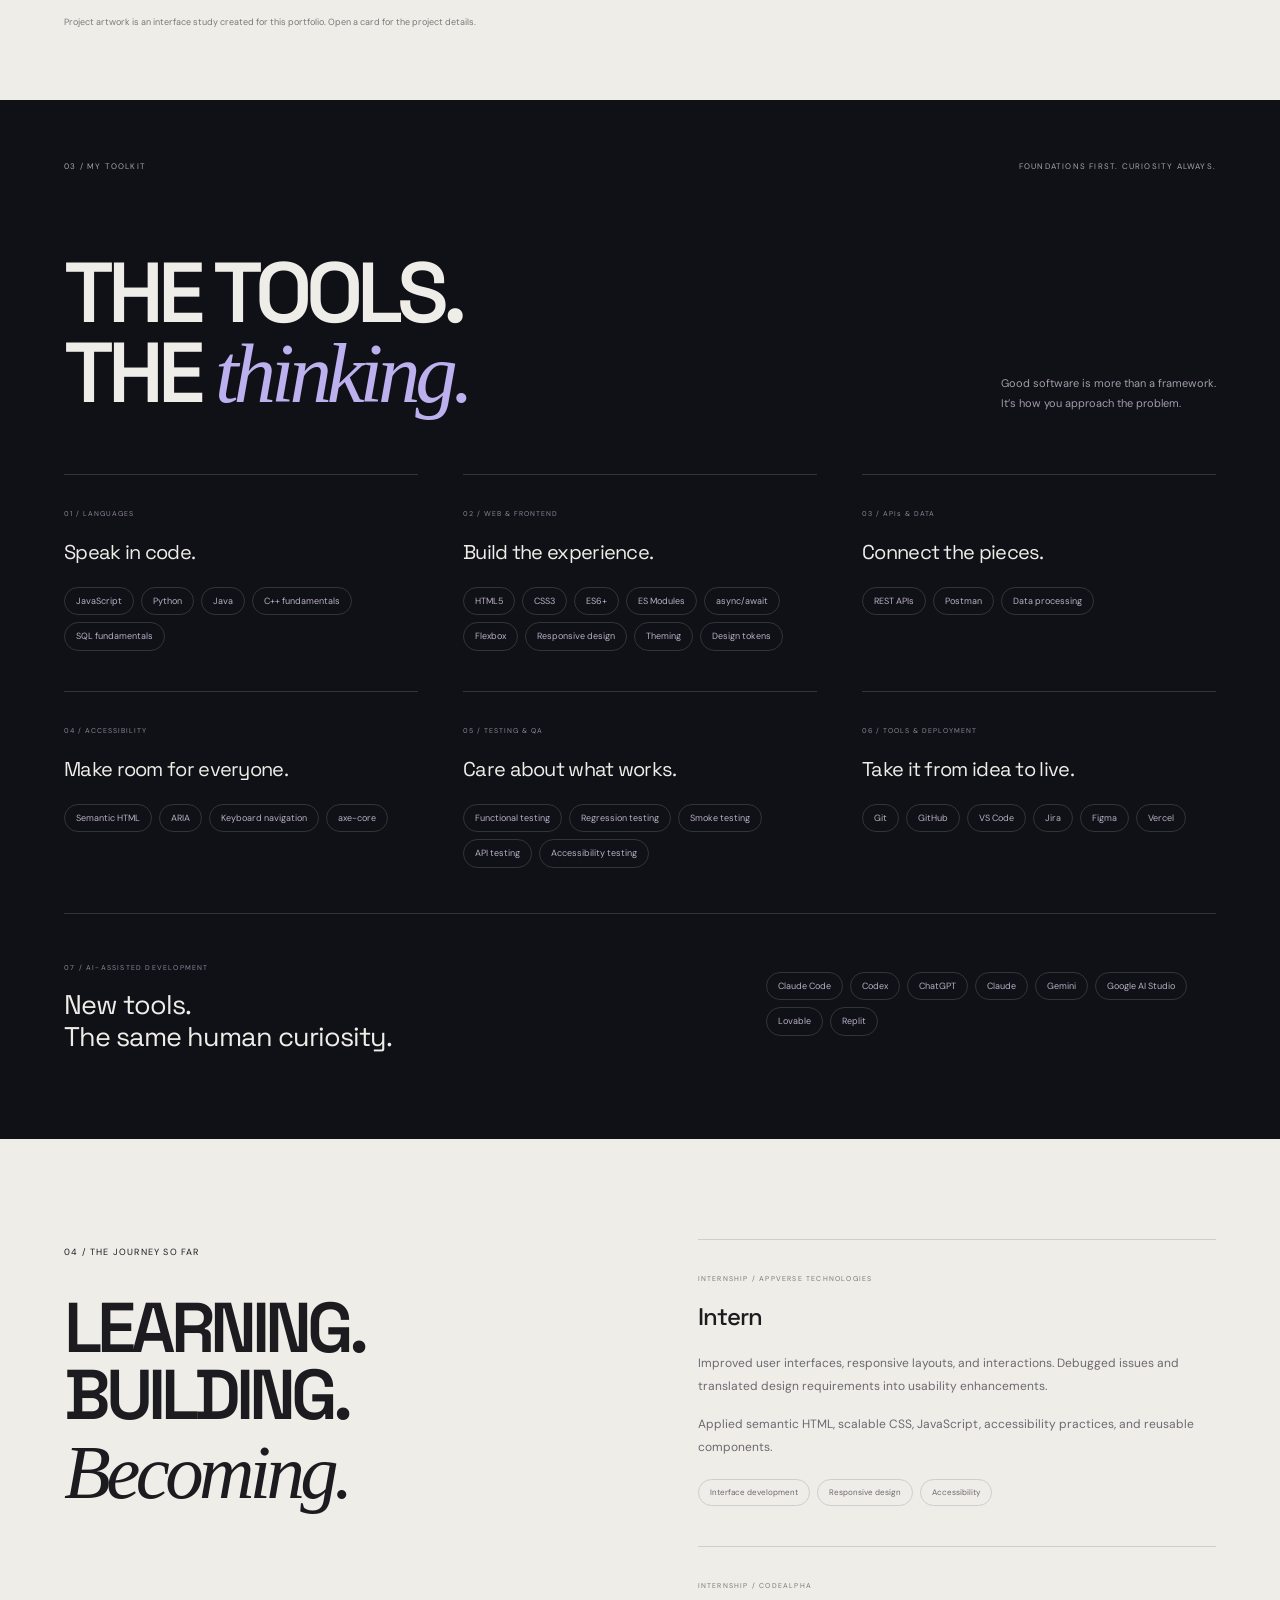
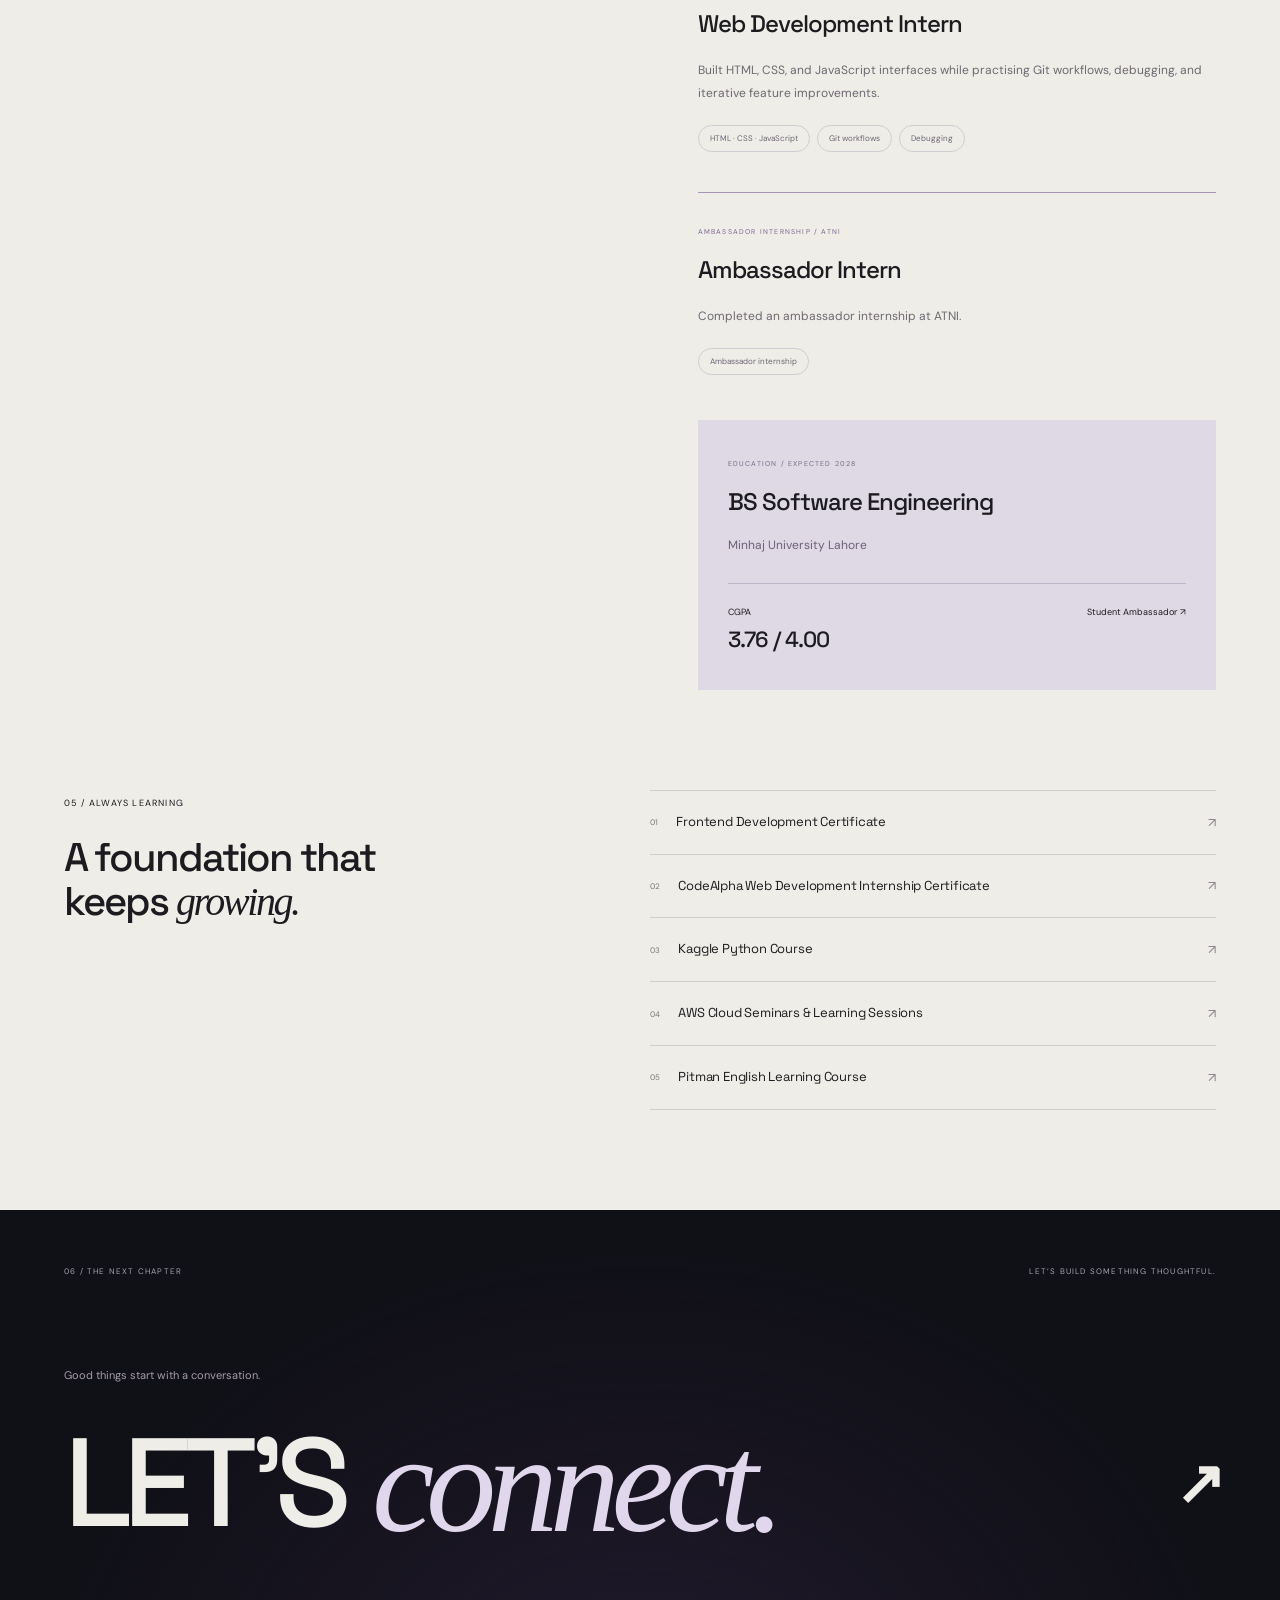
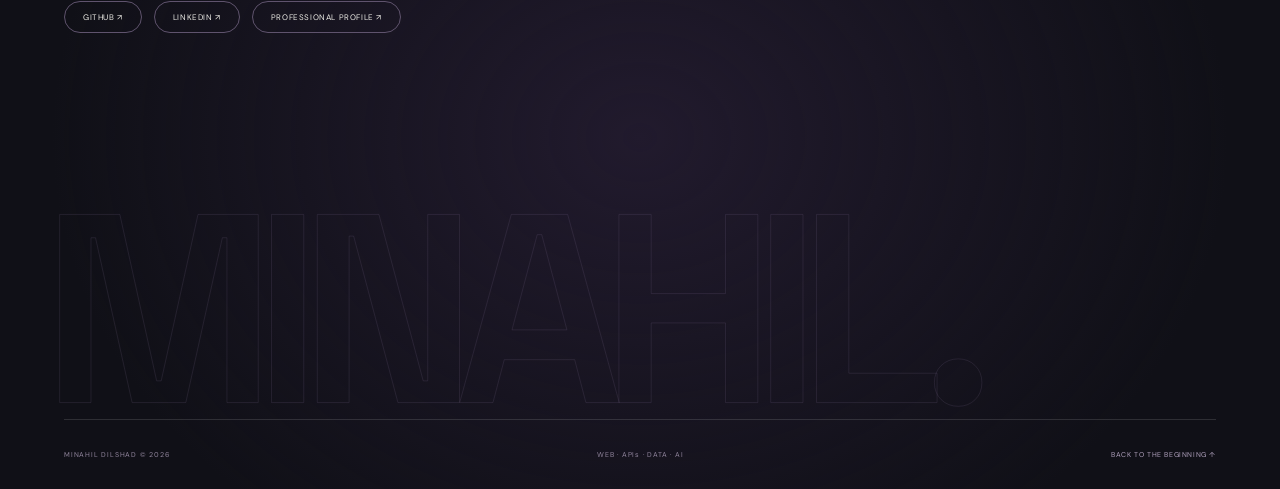
<file: Minahil-Portfolio-Single-File.html>
<!doctype html>
<html lang="en"><head><meta charset="UTF-8"><meta name="viewport" content="width=device-width,initial-scale=1"><meta name="theme-color" content="#eeede7"><meta name="description" content="Minahil Dilshad, Software Engineering student. Web development, REST APIs, data, accessible interfaces, and AI-assisted development."><title>Minahil Dilshad | Creative Software Engineer</title><link rel="icon" href="data:image/svg+xml,%3Csvg xmlns='http://www.w3.org/2000/svg' viewBox='0 0 80 80'%3E%3Crect width='80' height='80' rx='40' fill='%2318171d'/%3E%3Ctext x='14' y='54' fill='%23eeede7' font-family='Arial' font-weight='bold' font-size='38'%3EMD%3C/text%3E%3C/svg%3E"><style>@import url('https://fonts.googleapis.com/css2?family=DM+Sans:wght@400;450;500;600;700&family=Space+Grotesk:wght@400;500;600;700&display=swap');
:root{--paper:#eeede7;--ink:#1c1b20;--night:#101017;--muted:#7a797b;--line:#cfcec7;--violet:#bcb0ee;--serif:Georgia,'Times New Roman',serif}*{box-sizing:border-box}html{scroll-behavior:smooth;scroll-padding-top:80px}body{margin:0;background:var(--paper);color:var(--ink);font-family:'DM Sans',Arial,sans-serif}button,a{-webkit-tap-highlight-color:transparent}a{color:inherit;text-decoration:none}button{font:inherit;color:inherit;cursor:pointer;border:0;background:none}button:focus-visible,a:focus-visible{outline:2px solid #8775ca;outline-offset:6px}::selection{background:#bcb0ee;color:var(--ink)}h1,h2,h3,p{margin:0}h1,h2,h3{font-family:'Space Grotesk',Arial,sans-serif}em,.serif{font-family:var(--serif);font-weight:400;font-style:italic;letter-spacing:-.06em}.tiny-label,.section-label{font-family:'DM Sans',sans-serif;font-size:9px;letter-spacing:1.2px;line-height:1.6}.scroll-progress{position:fixed;top:0;left:0;height:2px;background:#a793e6;width:0;z-index:100}#cursor{position:fixed;left:0;top:0;width:75px;height:75px;background:#e8e1f3ee;color:var(--ink);border-radius:50%;display:grid;place-items:center;font-size:10px;letter-spacing:1px;pointer-events:none;z-index:70;opacity:0;transform:translate(-50%,-50%);transition:opacity .2s;backdrop-filter:blur(5px)}#cursor.active{opacity:1}header{height:90px;display:flex;align-items:center;justify-content:space-between;padding:0 5%;position:absolute;width:100%;top:0;z-index:20;border-bottom:1px solid #29252e1f}.brand{font-family:'Space Grotesk',sans-serif;font-weight:700;letter-spacing:-4px;font-size:43px;display:flex;align-items:center}.brand-star{font-size:22px;display:inline-block;letter-spacing:-4px;margin:0 5px}.brand-period{color:#8e7bb0}nav{display:flex;align-items:center;gap:35px;font-size:11px}nav a:hover{opacity:.55}nav sup{font-size:8px;color:var(--muted)}.nav-connect{border:1px solid #bcbab7;border-radius:30px;padding:11px 19px}#menu{display:none}.hero{min-height:850px;height:min(950px,100svh);padding:124px 5% 33px;position:relative;overflow:hidden;background:radial-gradient(ellipse at 65% 48%,#fbfaf5 0,transparent 40%),var(--paper)}.hero-kicker{font-size:9px;letter-spacing:1.1px;display:flex;justify-content:space-between;color:#545156}.status{display:flex;align-items:center;gap:8px;font-size:8px}.status i{width:5px;height:5px;background:#6c7c59;border-radius:50%}.hero-composition{height:calc(100% - 105px);position:relative;padding-top:60px;min-height:520px}.hero-side{position:absolute;right:0;top:75px;font-size:7px;writing-mode:vertical-rl;letter-spacing:1.5px;color:var(--muted)}h1{font-size:clamp(70px,9.25vw,160px);font-weight:600;line-height:.88;letter-spacing:-.085em;position:relative;z-index:2;pointer-events:none;width:max-content}h1>.serif{font-size:1.18em;display:block;margin-top:5px;letter-spacing:-.075em}.monogram-wrap{position:absolute;width:50%;height:420px;right:6%;top:110px;perspective:900px;z-index:1}.monogram{position:absolute;inset:0;transform-style:preserve-3d;transform:rotateY(-25deg) rotateX(10deg) rotateZ(-12deg);animation:float 8s ease-in-out infinite;will-change:transform}.mono-face,.mono-shadow{font-family:Georgia,serif;font-style:italic;font-weight:bold;font-size:390px;position:absolute;line-height:1;left:18%;top:-10px;letter-spacing:-50px}.mono-face{background:linear-gradient(125deg,#26232d 8%,#68616c 20%,#f5f1fa 28%,#a9a1af 33%,#3e3846 39%,#ada7b5 47%,#ede9f0 50%,#48414e 57%,#1d1726 68%,#7a7186 83%);-webkit-background-clip:text;background-clip:text;color:transparent;filter:drop-shadow(0 30px 17px #4b43533a);text-shadow:2px 1px 0 #ffffff11}.mono-shadow{color:#6a6273;text-shadow:1px 1px #5b5464,2px 2px #5b5464,3px 3px #5b5464,4px 4px #5b5464,5px 5px #5b5464,6px 6px #5b5464,7px 7px #5b5464,8px 8px #5b5464,9px 9px #5b5464,10px 10px #5b5464,11px 11px #5b5464,12px 12px #5b5464;transform:translateZ(-14px)}.mono-orbit{position:absolute;width:400px;height:400px;left:8%;top:10px;border:1px solid #b4acbc;border-radius:50%;transform:rotateY(60deg) rotateX(55deg);box-shadow:0 0 0 1px #fff8,inset 0 0 0 1px #fff8}.object-coordinate{position:absolute;bottom:-3px;left:32%;font-size:7px;letter-spacing:1px;color:#7d7681}.hero-note{position:absolute;left:0;bottom:38px;width:290px;z-index:3}.hero-note>span{font-size:8px;letter-spacing:1px;color:var(--muted)}.hero-note p{font-size:13px;line-height:1.8;margin:13px 0 19px}.hero-note>a{display:flex;justify-content:space-between;font-size:11px;border-bottom:1px solid #b8b5ba;padding-bottom:10px}.hero-note b{font-size:18px}.hero-bottom{border-top:1px solid var(--line);padding-top:25px;display:flex;align-items:center;justify-content:space-between;font-size:8px;letter-spacing:.9px;line-height:1.6;gap:20px}.scroll-invite{display:flex;align-items:center;gap:20px;font-size:7px}.scroll-invite b{display:grid;place-items:center;width:35px;height:35px;border:1px solid #bfbcc1;border-radius:50%;font-size:17px}.hero-actions{display:flex;gap:25px;font-size:9px;letter-spacing:0}.text-button{padding:0;font-size:inherit}.text-button:hover{text-decoration:underline;text-underline-offset:5px}@keyframes float{0%,100%{transform:translateY(0) rotateY(-25deg) rotateX(10deg) rotateZ(-12deg)}50%{transform:translateY(-18px) rotateY(-8deg) rotateX(15deg) rotateZ(-8deg)}}.about-portal{height:90svh;min-height:620px;max-height:1000px;position:relative;background:#111119;overflow:hidden;color:#eeede7}#flow-art{position:absolute;inset:0;width:100%;height:100%}.portal-vignette{position:absolute;inset:0;background:radial-gradient(ellipse,transparent 15%,#08091190 100%)}.portal-caption{position:absolute;top:40px;left:5%;font-size:8px;letter-spacing:1.4px;z-index:3}.portal-perspective{position:absolute;inset:0;display:grid;place-items:center;perspective:1000px}.portal-card{position:relative;width:245px;height:340px;transform-style:preserve-3d;transform:rotateY(-12deg) rotateZ(-4deg);will-change:transform}.portal-front,.portal-back{position:absolute;inset:0;backface-visibility:hidden;display:flex;flex-direction:column;justify-content:space-between;padding:24px 22px;background:linear-gradient(130deg,#050509 10%,#30303a 45%,#b4b0b8 48%,#47434f 51%,#101016 75%);border:1px solid #8e8a9b;box-shadow:20px 30px 60px #0009}.portal-front>span{font-size:7px;letter-spacing:1.3px;line-height:1.7}.portal-front h2{font-size:60px;letter-spacing:-4px;line-height:.9}.portal-front em{font-size:1.1em}.portal-front b{font-size:22px}.portal-back{transform:rotateY(180deg);background:linear-gradient(130deg,#2b2733,#121117)}.portal-back>span{font-family:'Space Grotesk',sans-serif;font-size:47px;letter-spacing:-3px;line-height:1.1;margin:auto 0}.portal-back em{color:var(--violet)}.portal-bottom{position:absolute;bottom:35px;width:100%;text-align:center;font-size:7px;letter-spacing:2px}.dark{background:var(--night);color:var(--paper)}.story{padding:60px 5% 90px;overflow:hidden}.section-label{display:flex;justify-content:space-between;color:#a7a3af;font-size:8px;gap:25px}.story-head{position:relative;padding-top:110px}.ghost-type{position:absolute;top:85px;left:3%;font-size:16vw;color:#ffffff03;font-family:'Space Grotesk',sans-serif;font-weight:700;letter-spacing:-.08em;white-space:nowrap;pointer-events:none}.story h2{font-size:clamp(45px,6.8vw,115px);line-height:.94;letter-spacing:-.07em;font-weight:600;position:relative;z-index:1}.story h2 .serif{color:#c8bedf}.story-summary{display:grid;grid-template-columns:1fr 2fr;gap:50px;margin-top:40px;max-width:620px;margin-left:auto}.story-summary>span{color:#9d94af;font-size:8px}.story-summary>p{font-size:12px;line-height:1.9;color:#aaa5b2}.story-detail{display:grid;grid-template-columns:1fr 1fr;gap:12%;margin-top:100px;padding-top:60px;border-top:1px solid #ffffff25}.story-detail>p{font-family:'Space Grotesk',sans-serif;font-size:40px;line-height:1.2;letter-spacing:-1.8px}.story-detail>p>span{font-family:var(--serif);font-style:italic;color:#b7abcd}.story-detail>div>p{font-size:13px;line-height:1.9;color:#b0abb9;margin-bottom:20px}.outline-button,.filled-button{border:1px solid #77717f;padding:12px 20px;border-radius:30px;display:inline-block;font-size:10px}.outline-button:hover{background:#ffffff12}.stats{display:grid;grid-template-columns:repeat(4,1fr);border-top:1px solid #ffffff25;border-bottom:1px solid #ffffff25;margin-top:80px}.stats>div{padding:28px;border-right:1px solid #ffffff25}.stats>div:first-child{padding-left:0}.stats>div:last-child{border:0}.stats strong{font-family:'Space Grotesk',sans-serif;font-size:45px;font-weight:400;letter-spacing:-2px}.stats strong>span{font-size:15px;letter-spacing:0;color:#96909f}.stats p{font-size:7px;letter-spacing:1.3px;color:#96909f;margin-top:12px}.work-section{padding:75px 0 70px;overflow:clip;background:var(--paper);color:var(--ink)}.work-heading{padding:0 5%;display:flex;justify-content:space-between;align-items:end}.work-heading h2{font-size:53px;letter-spacing:-3px;font-weight:500;margin-top:18px}.work-heading>p{font-size:11px;line-height:1.8;color:var(--muted);margin-bottom:5px}.carousel-scroll{height:240svh;min-height:1650px;position:relative}.carousel-sticky{position:sticky;top:0;height:100svh;min-height:680px;max-height:1100px;display:flex;flex-direction:column;justify-content:space-between;overflow:hidden;padding:55px 5% 35px}.carousel-topline{display:flex;justify-content:space-between;font-size:7px;letter-spacing:1px;position:relative;z-index:5}.carousel-topline button{font-size:8px;padding:0;color:#77717c}.carousel-scene{position:relative;height:450px;flex:1;perspective:1100px;perspective-origin:50% 45%;min-height:400px}.gallery-ground{position:absolute;width:500px;height:80px;left:50%;top:75%;transform:translateX(-50%);background:radial-gradient(ellipse,#77717e25,transparent 65%);filter:blur(15px)}#carousel{position:absolute;inset:0;transform-style:preserve-3d}.gallery-card{position:absolute;width:440px;height:290px;left:calc(50% - 220px);top:calc(50% - 145px);text-align:left;padding:0;background:#111;box-shadow:0 20px 35px #29232b20;backface-visibility:hidden;transform-style:preserve-3d;will-change:transform;overflow:hidden;border-radius:2px;transition:box-shadow .3s}.gallery-card:hover{box-shadow:0 20px 45px #29232b40}.gallery-card:focus-visible{outline-offset:8px;outline:3px solid #8e75c8}.gallery-card .card-sheen{position:absolute;inset:0;background:linear-gradient(120deg,transparent 30%,#fff2 55%,transparent 65%);z-index:3;pointer-events:none;opacity:0;transition:opacity .4s}.gallery-card:hover .card-sheen{opacity:1}.carousel-bottom{display:flex;align-items:center;justify-content:space-between;gap:25px;position:relative;z-index:5;margin-top:20px;min-height:75px}.carousel-bottom .tiny-label{font-size:7px;color:#8b838e}.carousel-bottom h3{font-size:22px;font-weight:500;letter-spacing:-1px;margin-top:8px}.carousel-bottom p{font-size:9px;color:#77717e;margin-top:5px}.carousel-controls{display:flex;align-items:center;gap:17px}.carousel-controls>button{width:38px;height:38px;border:1px solid #bab6be;border-radius:50%;font-size:18px}.carousel-controls>button:hover{background:var(--ink);color:var(--paper)}#carousel-dots{display:flex;gap:8px}#carousel-dots button{width:5px;height:5px;padding:0;border-radius:50%;background:#bbb5c0;outline-offset:4px}#carousel-dots button.active{background:var(--ink);transform:scale(1.3)}.gallery-hint{font-size:7px;line-height:1.9;letter-spacing:.8px;color:#847c8a}.project-index{margin:20px 5% 0}.index-row{width:100%;display:grid;grid-template-columns:7% 1fr 35% 20px;gap:10px;align-items:center;padding:25px 0;text-align:left;border-top:1px solid var(--line)}.index-row:last-child{border-bottom:1px solid var(--line)}.index-row>span{font-size:8px;color:var(--muted)}.index-row>h3{font-size:23px;font-weight:500;letter-spacing:-.7px;transition:transform .3s}.index-row:hover>h3{transform:translateX(10px)}.index-row>p{font-size:8px;letter-spacing:.6px;color:var(--muted)}.index-row>b{font-size:21px;font-weight:400}.visual-note{font-size:9px;color:var(--muted);padding:25px 5% 0;line-height:1.7}.toolkit{padding:60px 5% 85px}.toolkit-heading{display:flex;justify-content:space-between;align-items:end;margin:80px 0 60px}.toolkit h2{font-size:85px;font-weight:600;letter-spacing:-6px;line-height:.94}.toolkit h2>span{color:var(--violet)}.toolkit-heading>p{font-size:11px;line-height:1.8;color:#a39cac}.skill-grid{display:grid;grid-template-columns:repeat(3,1fr);gap:0 45px}.skill-group{border-top:1px solid #ffffff25;padding:25px 0 40px}.skill-group>span{font-size:7px;letter-spacing:1px;color:#8d8598}.skill-group h3{font-size:20px;letter-spacing:-.7px;font-weight:400;margin:18px 0 22px}.tags{display:flex;flex-wrap:wrap;gap:7px}.tags>span{padding:7px 11px;border:1px solid #ffffff25;border-radius:20px;font-size:9px;color:#b8b0c5;line-height:1.4}.ai-toolkit{display:grid;grid-template-columns:1fr 1.2fr;gap:30px;border-top:1px solid #ffffff25;padding-top:40px;margin-top:5px;align-items:center}.ai-toolkit .tiny-label{font-size:7px;color:#8d8598}.ai-toolkit h3{font-size:27px;font-weight:400;letter-spacing:-1px;line-height:1.2;margin-top:14px}.ai-toolkit .tags{max-width:450px;margin-left:auto}.journey{display:grid;grid-template-columns:1fr 1fr;gap:10%;padding:100px 5%}.journey-title{position:sticky;top:50px;align-self:start}.journey-title h2{font-size:clamp(40px,5.5vw,88px);letter-spacing:-5px;line-height:.95;font-weight:600;margin-top:35px}.journey-title em{display:inline-block;margin-top:8px;font-size:1.09em}.experience{border-top:1px solid var(--line);padding:25px 0 40px}.experience .tiny-label{font-size:7px;color:var(--muted)}.experience h3,.education h3{font-size:24px;letter-spacing:-1px;font-weight:500;margin:15px 0 20px}.experience p{font-size:12px;line-height:1.9;color:#6e6873;margin-bottom:16px}.experience .tags{margin-top:20px}.journey .tags>span{color:#6d6575;border-color:#cfccd2;font-size:8px}.education{background:#ded9e5;padding:30px;margin-top:5px}.education .tiny-label{font-size:7px;color:#776a86}.education>p{font-size:12px;color:#6d607b}.education-bottom{border-top:1px solid #bfb5cb;margin-top:30px;padding-top:20px;display:flex;justify-content:space-between;gap:20px;font-size:9px;line-height:1.8}.education-bottom strong{display:block;font-family:'Space Grotesk';font-size:22px;font-weight:500;letter-spacing:-1px}.certifications{display:grid;grid-template-columns:1fr 1.2fr;gap:10%;padding:0 5% 100px}.cert-heading h2{font-size:40px;letter-spacing:-2px;font-weight:500;line-height:1.1;margin-top:25px}.cert-list>div{padding:21px 0;border-top:1px solid var(--line);display:flex;align-items:center;gap:18px}.cert-list>div:last-child{border-bottom:1px solid var(--line)}.cert-list span{font-size:8px;color:var(--muted)}.cert-list h3{font-size:13px;font-weight:400;letter-spacing:-.2px;line-height:1.6}.cert-list b{font-size:13px;font-weight:400;margin-left:auto;color:#8a818e}.connect{padding:55px 5% 0;overflow:hidden;position:relative;background:radial-gradient(ellipse at 50% 60%,#211a2d 0,transparent 65%),var(--night)}.connect>p{font-size:11px;color:#a69dab;margin-top:90px}.connect-heading{font-family:'Space Grotesk',sans-serif;font-weight:500;letter-spacing:-.07em;display:flex;align-items:center;gap:30px;font-size:clamp(55px,9.8vw,160px);line-height:1.1;margin-top:25px}.connect-heading .serif{font-size:1.12em;color:#e0d7ed}.connect-heading>b{font-size:60px;font-family:Arial,sans-serif;margin-left:auto;transition:transform .4s}.connect-heading:hover>b{transform:translate(10px,-10px)}.social-links{display:flex;gap:12px;margin-top:40px}.social-links>a,.social-links>button{border:1px solid #5f536d;border-radius:25px;padding:10px 18px;font-size:8px;letter-spacing:.6px}.social-links>a:hover,.social-links>button:hover{background:#e0d7ed;color:var(--night)}.signature{font-family:'Space Grotesk',sans-serif;font-size:21vw;font-weight:600;color:transparent;-webkit-text-stroke:1px #9b86b522;letter-spacing:-.09em;line-height:1.1;margin:100px -2% -10px;white-space:nowrap;user-select:none;transform:translateY(10%)}footer{display:flex;align-items:center;justify-content:space-between;font-size:7px;letter-spacing:.8px;color:#93879f;border-top:1px solid #ffffff20;padding:30px 0;position:relative;z-index:2;gap:15px}footer button{font-size:7px;color:#b0a1bd;letter-spacing:.6px;padding:0}.reveal{opacity:0;transform:translateY(28px);transition:opacity .8s,transform .8s}.reveal.visible{opacity:1;transform:translateY(0)}
/* Original miniature interface studies for the project gallery. */
.art{position:relative;width:100%;height:100%;overflow:hidden;pointer-events:none}.art-label{position:absolute;left:20px;top:17px;font-size:7px;letter-spacing:1px;z-index:1}.art-footer{position:absolute;bottom:16px;left:20px;font-size:6px;letter-spacing:1px;z-index:1}.risk-art{background:#151e1b;color:#eeeae0;padding:48px 22px 20px}.risk-art .art-label{color:#b7c8a4}.risk-art h4{font-family:'Space Grotesk';font-size:35px;line-height:1;letter-spacing:-1.7px;margin:0;max-width:230px;font-weight:500}.risk-art h4>em{color:#c6d5ad}.risk-orb{position:absolute;right:-15px;top:40px;width:180px;height:180px;border:1px solid #899b6a;border-radius:50%;background:repeating-radial-gradient(ellipse at 30% 30%,#c0d89a30 0 1px,transparent 2px 11px);box-shadow:inset -30px -10px 40px #0008;transform:rotate(-25deg)}.risk-chart{display:flex;gap:5px;position:absolute;bottom:40px;left:24px;right:25px;height:50px;align-items:end;opacity:.7}.risk-chart i{flex:1;background:#9cac7f;height:40%;border-radius:1px}.risk-chart i:nth-child(2n){height:65%}.risk-chart i:nth-child(3n){height:85%}.risk-chart i:nth-child(4n){height:50%}.profit-art{background:#ddd5c8;color:#32362f;padding:45px 22px}.profit-art .art-label{font-weight:700;letter-spacing:-.2px;font-size:10px}.finance-dashboard{background:#faf9f4;border-radius:5px;padding:20px;height:210px;width:94%;position:absolute;left:10%;top:46px;box-shadow:0 10px 30px #57492d25;transform:rotate(-5deg);border:1px solid #c4c1b9}.finance-dashboard>span{display:block;font-size:10px;font-weight:700}.finance-dashboard>small{display:block;font-size:5px;color:#9b9b91;margin-top:4px}.finance-totals{display:flex;gap:30px;margin-top:20px}.finance-totals small{font-size:6px;color:#9b9b91;display:block}.finance-totals strong{font-size:18px;letter-spacing:-.7px;display:block;margin-top:4px}.finance-bars{display:flex;gap:9px;align-items:end;height:80px;margin-top:15px;border-bottom:1px solid #d6d5cd}.finance-bars i{flex:1;background:#98a18b;height:40%;border-radius:2px 2px 0 0}.finance-bars i:nth-child(2n){height:68%;background:#475d49}.finance-bars i:nth-child(3n){height:95%}.orbit-art{background:#25201d;color:#e6ddcf}.orbit-art .art-label{font-size:20px;letter-spacing:-1px;top:20px;left:24px}.orbit-art h4{font-family:var(--serif);font-weight:400;font-size:37px;position:absolute;left:24px;bottom:38px;line-height:1.05;margin:0;font-style:italic}.vase{position:absolute;width:105px;height:185px;top:30px;right:70px;border-radius:40% 40% 35% 35%/35% 35% 60% 60%;background:repeating-linear-gradient(90deg,#5c4a37 0,#a78d68 3px,#bc9e74 5px,#6a533d 7px);transform:rotate(-14deg);box-shadow:20px 25px 25px #0005,inset -20px 0 20px #352719}.vase:before{content:'';position:absolute;top:-5px;left:22px;width:61px;height:23px;border-radius:50%;background:radial-gradient(ellipse,#29231c 30%,#8c7557 35%,#5b4b35 57%,#a68f6d 62%)}.orbit-circle{position:absolute;width:245px;height:245px;border:1px solid #b6a68b44;border-radius:50%;right:10px;top:20px}.weather-art{background:linear-gradient(140deg,#c2c5de,#7f8aaa);color:#f8f5f0;padding:24px}.weather-art .art-label{color:#fff9}.weather-art h4{font-size:82px;letter-spacing:-6px;font-family:'Space Grotesk';font-weight:400;position:absolute;left:30px;top:60px;margin:0}.weather-art h4>small{font-size:18px;letter-spacing:0;vertical-align:top;display:inline-block;margin-top:17px}.weather-cloud{width:130px;height:55px;border-radius:80px;position:absolute;right:35px;top:100px;background:linear-gradient(#fff,#e6e7f2);box-shadow:0 12px 20px #454e7c33}.weather-cloud:before,.weather-cloud:after{content:'';position:absolute;border-radius:50%;background:linear-gradient(#fff,#f6f7fa);width:72px;height:72px;top:-34px;left:20px}.weather-cloud:after{width:50px;height:50px;left:67px;top:-18px}.weather-days{position:absolute;bottom:38px;left:30px;right:30px;display:flex;justify-content:space-between;border-top:1px solid #fff4;padding-top:15px;font-size:9px}.access-art{background:#e5dcee;color:#3c2f4b}.access-art h4{font-family:'Space Grotesk';font-size:38px;font-weight:500;line-height:1.02;letter-spacing:-2px;margin:0;position:absolute;left:26px;top:57px}.access-art h4>em{color:#826699}.access-focus{position:absolute;bottom:38px;left:28px;border:2px solid #8d6ca9;outline:2px solid #8d6ca9;outline-offset:5px;border-radius:5px;width:190px;padding:13px 16px;display:flex;justify-content:space-between;background:#fcfaff;font-size:10px}.access-key{position:absolute;right:30px;top:80px;background:#fbf9f7;border:1px solid #c8b7d3;border-bottom-width:8px;border-right-width:5px;width:80px;height:80px;border-radius:12px;display:grid;place-items:center;font-size:30px;transform:rotate(12deg);box-shadow:10px 20px 25px #58406720}.data-art{background:#c9dad5;color:#1d4438;padding:25px}.data-art h4{font-family:'Space Grotesk';font-size:35px;line-height:1.05;letter-spacing:-1.6px;margin:35px 0 0;font-weight:500}.data-art h4>em{color:#5c7f6a}.data-code{position:absolute;right:20px;bottom:35px;font-family:monospace;font-size:11px;line-height:1.8;background:#234a3d;color:#cbded0;padding:16px 22px;border-radius:6px;transform:rotate(-6deg);box-shadow:10px 15px 25px #1e4b3725}.data-code>span{color:#d4c98f}.data-art .art-footer{color:#47715f}
/* Dialogs */
dialog{padding:0;background:var(--paper);color:var(--ink);border:1px solid #b3aabb;border-radius:8px;width:min(800px,92vw);max-height:90svh;overflow:auto;overscroll-behavior:contain}dialog::backdrop{background:#0c0912cc;backdrop-filter:blur(12px)}.dialog-close{position:sticky;top:14px;float:right;width:35px;height:35px;background:#efede7ed;border:1px solid #c6bccd;border-radius:50%;font-size:24px;right:14px;margin:14px 14px -49px 0;z-index:10;line-height:1;display:grid;place-items:center}#project-art{height:340px;overflow:hidden}#project-art .art{width:100%;height:100%}#project-art .art h4{font-size:53px}#project-art .risk-orb{width:280px;height:280px;right:40px;top:30px}#project-art .risk-art{padding:65px 40px}#project-art .risk-chart{left:40px;right:40px}#project-art .finance-dashboard{width:75%;left:15%;height:260px;padding:30px;top:45px}#project-art .finance-bars{height:110px}#project-art .vase{right:25%;top:45px;width:140px;height:240px}#project-art .orbit-circle{right:15%;width:320px;height:320px;top:10px}#project-art .weather-art h4{font-size:110px}#project-art .weather-cloud{right:20%;top:120px;transform:scale(1.5)}.dialog-content{padding:40px 45px 45px}.dialog-content>.tiny-label{font-size:8px;color:#80728b}.dialog-content h2{font-size:49px;letter-spacing:-2.6px;line-height:1.05;font-weight:500;margin:18px 0 22px}.dialog-content>p{font-size:13px;line-height:1.9;color:#716876;margin-bottom:18px}.dialog-content h3{font-size:19px;font-weight:500;letter-spacing:-.6px;margin:30px 0 15px}.dialog-content .tags{margin:22px 0}.dialog-content .tags>span{color:#756680;border-color:#c5baca}.dialog-content ul{padding-left:17px;color:#716876;font-size:12px;line-height:1.9}.dialog-content li{padding-left:4px;margin:10px 0}.dialog-actions{display:flex;justify-content:space-between;align-items:center;gap:15px;border-top:1px solid #cfc5d3;margin-top:30px;padding-top:25px}.filled-button{background:var(--ink);color:var(--paper);border-color:var(--ink)}.dialog-actions .text-button{font-size:11px}.project-footnote{font-size:9px!important;margin:22px 0 0!important;color:#8d8297!important;line-height:1.7!important}.risk-demo{border:1px solid #c1b7c8;padding:20px;background:#e4dfea;margin-top:20px;border-radius:5px}.risk-demo label{font-size:11px;display:flex;justify-content:space-between;gap:20px;align-items:center}.risk-demo input{width:100%;accent-color:#6b547e;margin:20px 0 10px}.risk-demo p{font-size:9px;line-height:1.8;color:#7b6f86}.risk-demo output{font-family:'Space Grotesk';font-size:26px;color:#473052}.motion-paused *, .motion-paused *:before,.motion-paused *:after{animation-play-state:paused!important}
@media(min-width:1600px){.hero{min-height:950px}.hero-composition{padding-top:75px}.monogram-wrap{top:180px;transform:scale(1.15)}.carousel-scene{max-height:620px}.gallery-card{width:520px;height:340px;left:calc(50% - 260px);top:calc(50% - 170px)}}@media(max-width:1000px){.hero{min-height:800px}.hero-composition{padding-top:70px}.hero-note{bottom:25px;width:250px}.monogram-wrap{width:57%;right:0;top:130px;height:350px}.mono-face,.mono-shadow{font-size:320px}.mono-orbit{width:310px;height:310px}.hero-actions{gap:15px}.story-detail{gap:7%}.story-detail>p{font-size:33px}.stats strong{font-size:36px}.stats>div{padding:25px 15px}.toolkit h2{font-size:68px;letter-spacing:-4px}.skill-grid{gap:0 25px}.skill-group h3{font-size:18px}.journey{gap:7%}.journey-title h2{letter-spacing:-3px}.certifications{gap:6%}.cert-heading h2{font-size:34px}.index-row>h3{font-size:21px}.connect-heading{gap:15px}.connect-heading>b{font-size:44px}}
@media(max-width:650px){header{height:75px;padding:0 6%}.brand{font-size:37px}.brand-star{font-size:19px}nav{display:none;position:absolute;top:75px;left:0;width:100%;padding:25px 6%;background:#e3deea;border-bottom:1px solid #b8adc5;flex-direction:column;align-items:start;gap:22px}nav.open{display:flex}#menu{display:block;font-size:10px;padding:8px 0}.hero{padding:100px 6% 25px;min-height:850px;height:100svh;max-height:1000px}.hero-kicker{font-size:7px;letter-spacing:.8px}.hero-kicker .status{display:none}.hero-composition{min-height:630px;height:calc(100% - 80px);padding-top:48px}h1{font-size:13.7vw;letter-spacing:-.085em}h1>.serif{font-size:1.22em;line-height:.95;margin-top:10px}.hero-side{font-size:6px;top:280px;right:-4px}.monogram-wrap{width:100%;right:0;top:182px;height:285px}.mono-face,.mono-shadow{font-size:280px;left:20%;top:-15px}.mono-orbit{width:270px;height:270px;left:12%;top:0}.object-coordinate{font-size:6px;bottom:0;left:35%}.hero-note{bottom:30px;left:0;width:100%;max-width:300px}.hero-note>span{font-size:6px}.hero-note p{font-size:12px;line-height:1.7;margin:9px 0 14px}.hero-note>a{font-size:10px;padding-bottom:7px;max-width:200px}.hero-bottom{gap:15px;align-items:end;padding-top:19px;font-size:6px}.hero-bottom>span{max-width:120px;letter-spacing:.4px}.hero-actions{display:none}.scroll-invite{gap:9px;font-size:6px;letter-spacing:.5px}.scroll-invite b{width:29px;height:29px}.about-portal{height:80svh;min-height:560px}.portal-caption{left:6%;font-size:6px;top:28px;letter-spacing:1px}.portal-card{width:205px;height:290px}.portal-front{padding:22px}.portal-front h2{font-size:52px;letter-spacing:-3px}.portal-back>span{font-size:40px}.portal-bottom{font-size:6px;letter-spacing:1px}.story{padding:40px 6% 60px}.section-label{font-size:6px;letter-spacing:.8px;align-items:start}.section-label>span:last-child{max-width:120px;text-align:right}.story-head{padding-top:65px}.story h2{font-size:10vw;letter-spacing:-.06em}.ghost-type{top:50px;font-size:23vw}.story-summary{grid-template-columns:1fr;gap:14px;margin-top:30px;max-width:100%}.story-summary>span{font-size:6px}.story-summary>p{font-size:12px}.story-detail{grid-template-columns:1fr;gap:30px;margin-top:50px;padding-top:35px}.story-detail>p{font-size:32px;letter-spacing:-1.5px}.story-detail>div>p{font-size:12px;line-height:1.8}.stats{grid-template-columns:1fr 1fr;margin-top:45px}.stats>div{padding:22px 15px!important;border-bottom:1px solid #ffffff25}.stats>div:nth-child(2){border-right:0}.stats>div:nth-child(3){border-bottom:0}.stats strong{font-size:36px}.stats p{font-size:6px;letter-spacing:.8px}.work-section{padding-top:50px;padding-bottom:45px}.work-heading{padding:0 6%;display:block}.work-heading .tiny-label{font-size:7px}.work-heading h2{font-size:36px;letter-spacing:-2px;margin-top:16px}.work-heading>p{font-size:10px;margin-top:18px}.carousel-scroll{height:220svh;min-height:1400px}.carousel-sticky{min-height:580px;padding:35px 6% 30px;max-height:900px}.carousel-topline{font-size:6px;letter-spacing:.5px;flex-wrap:wrap;gap:12px}.carousel-topline button{font-size:6px}.carousel-scene{min-height:350px;perspective:800px}.gallery-card{width:300px;height:215px;left:calc(50% - 150px);top:calc(50% - 107px)}.carousel-bottom{flex-wrap:wrap;gap:20px;min-height:100px}.carousel-bottom>div:first-child{width:100%}.carousel-bottom h3{font-size:22px;margin-top:7px}.carousel-bottom .tiny-label{font-size:6px}.carousel-bottom p{font-size:8px}.carousel-controls{gap:12px}.carousel-controls>button{width:32px;height:32px;font-size:16px}#carousel-dots{gap:8px}.gallery-hint{font-size:6px;letter-spacing:.3px}.project-index{margin:10px 6% 0}.index-row{grid-template-columns:20px 1fr 20px;padding:20px 0;gap:8px}.index-row>h3{font-size:19px}.index-row>p{grid-column:2;font-size:6px;letter-spacing:.5px;margin-top:1px}.index-row>b{grid-column:3;grid-row:1/3;font-size:18px}.index-row>span{font-size:7px}.visual-note{padding:20px 6% 0;font-size:8px}.toolkit{padding:40px 6% 55px}.toolkit-heading{display:block;margin:55px 0 35px}.toolkit h2{font-size:52px;letter-spacing:-3px}.toolkit-heading>p{font-size:11px;margin-top:25px}.skill-grid{grid-template-columns:1fr 1fr;gap:0 20px}.skill-group{padding:22px 0 30px}.skill-group>span{font-size:6px;letter-spacing:.4px}.skill-group h3{font-size:18px;line-height:1.3;margin:15px 0 18px;letter-spacing:-.6px}.tags{gap:5px}.tags>span{font-size:7px;padding:6px 8px}.ai-toolkit{grid-template-columns:1fr;gap:25px;padding-top:30px}.ai-toolkit h3{font-size:25px}.ai-toolkit .tiny-label{font-size:6px}.ai-toolkit .tags{margin-left:0;max-width:100%}.journey{padding:60px 6%;grid-template-columns:1fr;gap:40px}.journey-title{position:static}.journey-title .tiny-label{font-size:7px}.journey-title h2{font-size:55px;margin-top:25px;letter-spacing:-3px}.experience{padding:25px 0 35px}.experience h3,.education h3{font-size:23px}.experience p{font-size:12px}.experience .tiny-label,.education .tiny-label{font-size:6px}.education{padding:25px}.education-bottom{font-size:8px}.certifications{grid-template-columns:1fr;padding:0 6% 60px;gap:30px}.cert-heading .tiny-label{font-size:7px}.cert-heading h2{font-size:36px;margin-top:20px}.cert-list>div{padding:19px 0;gap:14px}.cert-list h3{font-size:12px}.connect{padding:40px 6% 0}.connect>p{font-size:10px;margin-top:60px}.connect-heading{display:block;font-size:15.4vw;line-height:.95;margin-top:30px;position:relative}.connect-heading .serif{display:block;font-size:1.16em;line-height:1.1}.connect-heading>b{position:absolute;right:0;top:0;font-size:40px}.social-links{flex-wrap:wrap;gap:8px;margin-top:30px}.social-links>a,.social-links>button{padding:9px 12px;font-size:6px;letter-spacing:.4px}.signature{font-size:22vw;margin-top:70px;letter-spacing:-.09em}footer{padding:24px 0;font-size:6px;flex-wrap:wrap;gap:17px}footer>span:nth-child(2){display:none}footer button{font-size:6px}#cursor{display:none}.art-label{font-size:5px;left:15px;top:13px}.art-footer{font-size:5px;left:15px;bottom:12px}.risk-art{padding:40px 17px}.risk-art h4{font-size:27px;max-width:160px;letter-spacing:-1.3px}.risk-orb{width:130px;height:130px;top:35px;right:-10px}.risk-chart{height:34px;bottom:28px;left:17px;right:17px;gap:4px}.profit-art .art-label{font-size:8px}.finance-dashboard{top:37px;padding:13px;height:155px}.finance-dashboard>span{font-size:8px}.finance-totals{margin-top:14px;gap:20px}.finance-totals strong{font-size:14px}.finance-totals small{font-size:5px}.finance-bars{height:50px;margin-top:10px;gap:6px}.orbit-art .art-label{font-size:16px;top:17px;left:18px}.orbit-art h4{font-size:28px;left:18px;bottom:30px}.vase{width:75px;height:140px;right:40px;top:25px}.vase:before{width:45px;height:17px;left:15px}.orbit-circle{width:190px;height:190px;right:-10px;top:10px}.weather-art h4{font-size:65px;left:20px;top:45px}.weather-art h4>small{font-size:13px;margin-top:14px}.weather-cloud{transform:scale(.7);right:10px;top:75px}.weather-days{left:20px;right:20px;bottom:30px;font-size:7px;padding-top:10px}.access-art h4{font-size:29px;left:20px;top:44px;letter-spacing:-1.4px}.access-key{width:55px;height:55px;right:22px;top:65px;font-size:23px;border-bottom-width:5px}.access-focus{width:155px;left:20px;bottom:28px;padding:10px;font-size:8px;outline-offset:3px}.data-art h4{font-size:27px;margin:20px 0 0;letter-spacing:-1.2px}.data-art{padding:20px}.data-code{font-size:8px;right:15px;bottom:25px;padding:13px 16px}dialog{width:94vw;max-height:90svh}.dialog-content{padding:30px 24px}.dialog-content h2{font-size:35px;letter-spacing:-1.7px}.dialog-content>p{font-size:12px}.dialog-content h3{font-size:18px}.dialog-content ul{font-size:11px}.dialog-actions{flex-wrap:wrap;gap:20px}.filled-button,.outline-button{font-size:9px;padding:11px 16px}#project-art{height:260px}#project-art .art h4{font-size:35px}#project-art .risk-art{padding:50px 25px}#project-art .risk-orb{width:180px;height:180px;right:-10px;top:30px}#project-art .risk-chart{left:25px;right:25px}#project-art .finance-dashboard{height:190px;padding:20px;top:45px;left:12%;width:85%}#project-art .finance-bars{height:70px}#project-art .vase{width:95px;height:175px;right:20%;top:40px}#project-art .orbit-circle{width:245px;height:245px;right:0}#project-art .weather-art h4{font-size:80px}#project-art .weather-cloud{transform:scale(.9);right:8%;top:95px}}
@media(prefers-reduced-motion:reduce){html{scroll-behavior:auto}*,*:before,*:after{animation:none!important;transition:none!important}.reveal{opacity:1;transform:none}#cursor{display:none}.carousel-scroll{height:auto;min-height:700px}.carousel-sticky{position:relative;height:750px}.portal-card{transform:rotateY(-12deg)!important}}
/* The Little Explorer: an interactive game-inspired layer. */
.hero{background:radial-gradient(ellipse at 75% 52%,#d9d3ef55 0,transparent 50%),var(--paper)}h1{font-size:clamp(70px,8.6vw,150px)}.flight-root{height:470px;width:58%;top:75px;right:0;perspective:none;z-index:1}.flight-viewport{width:100%;height:100%;position:relative;overflow:hidden;border-radius:25%;touch-action:pan-y}#flight-canvas{display:block;width:100%;height:100%}.flight-badge{position:absolute;right:9%;top:18px;font-size:6px;letter-spacing:1.1px;color:#8a7e9b;pointer-events:none}.flight-caption{position:absolute;bottom:20px;left:15%;right:8%;display:flex;align-items:center;justify-content:space-between;gap:15px}.flight-caption>span{font-size:7px;letter-spacing:1.5px;line-height:1.8;color:#8d7f9b}.flight-caption>button{padding:11px 19px;border:1px solid #b9abc9;background:#f3eff9bb;border-radius:30px;font-size:10px;box-shadow:0 5px 20px #8873a514;backdrop-filter:blur(10px)}.flight-caption>button b{margin-left:12px;font-size:15px}.flight-caption>button:hover{background:#25202f;color:#eee8f7;box-shadow:0 5px 30px #70599833}.hero-note{max-width:290px}.hero-note p{max-width:280px}.hero-kicker .status{font-size:7px;letter-spacing:.8px}.exploration{padding:80px 5% 100px;display:grid;grid-template-columns:1fr 1fr;gap:10%;background:radial-gradient(ellipse at 90% 60%,#32204444,transparent 60%),var(--night);border-top:1px solid #ffffff18}.exploration-copy .tiny-label{font-size:7px;color:#c8afd9}.exploration-copy .tiny-label i{display:inline-block;height:5px;width:5px;border-radius:50%;background:#c4abe4;margin-right:7px;box-shadow:0 0 10px #c4abe4}.exploration h2{font-size:65px;font-weight:600;letter-spacing:-4px;line-height:.95;margin-top:27px}.exploration h2 em{color:#c8b8e6}.exploration-copy>p{font-size:13px;line-height:1.9;color:#c0b6ca;margin-top:28px;max-width:400px}.exploration-copy>.exploration-note{font-size:11px;color:#84788f;margin-top:16px}.exploration-copy>a{margin-top:25px}.quest-board{background:linear-gradient(130deg,#29213599,#17141f);border:1px solid #6b527b66;border-radius:18px;padding:28px;transform:perspective(900px) rotateY(-8deg) rotateX(3deg);align-self:center;box-shadow:20px 25px 60px #0003;animation:questFloat 8s ease-in-out infinite}.quest-board-top{display:flex;justify-content:space-between;font-size:7px;letter-spacing:1px;padding-bottom:20px;border-bottom:1px solid #ffffff18;color:#a391b2;gap:15px}.quest-board-top b{font-weight:400;color:#d1b8ec}.quest{display:flex;gap:16px;padding:26px 0;border-bottom:1px solid #ffffff12;align-items:center}.quest-symbol{width:40px;height:40px;border:1px solid #7e669444;display:grid;place-items:center;font-size:23px;border-radius:10px;background:linear-gradient(#bba0df18,#6e508b0d);color:#cbb4e2;box-shadow:inset 0 0 10px #bb9be312}.quest small{font-size:6px;letter-spacing:1px;color:#9987a8}.quest h3{font-size:17px;font-weight:400;letter-spacing:-.5px;margin-top:7px}.quest p{font-size:9px;color:#91839e;line-height:1.6;margin-top:6px}.quest>b{margin-left:auto;color:#cbb4e2;font-size:17px;font-weight:400}.quest-footnote{font-size:6px;letter-spacing:1px;display:block;color:#736280;margin-top:20px}.atni{border-color:#a993bd}.atni .tiny-label{color:#806394}@keyframes questFloat{0%,100%{transform:perspective(900px) rotateY(-8deg) rotateX(3deg) translateY(0)}50%{transform:perspective(900px) rotateY(-2deg) rotateX(-1deg) translateY(-10px)}}
#flight-dialog{width:100vw;height:100dvh;max-width:none;max-height:none;margin:0;padding:0;border:0;border-radius:0;background:#11101b;overflow:hidden;color:#f4eefb}#flight-dialog::backdrop{background:#11101b}#flight-dock{width:100%;height:100%}#flight-dialog .flight-viewport{border-radius:0;touch-action:none}#flight-dialog .flight-caption,#flight-dialog .flight-badge{display:none}#flight-close{position:absolute;right:30px;top:25px;z-index:20;background:#ffffff10;border:1px solid #d8c8f344;border-radius:25px;padding:11px 18px;font-size:11px;color:#dfd3ef;backdrop-filter:blur(15px)}.flight-hud{position:absolute;left:35px;right:200px;top:32px;display:flex;justify-content:space-between;align-items:center;gap:20px;pointer-events:none}.flight-hud[hidden],.flight-instructions[hidden]{display:none}.flight-hud>span{font-size:8px;letter-spacing:1.5px;color:#baa7d3}.flight-hud>strong{font-family:'Space Grotesk';font-size:32px;font-weight:400;line-height:1;letter-spacing:-1px}.flight-hud small{font-family:'DM Sans';font-size:7px;letter-spacing:1px;color:#9f8daf;font-weight:400;vertical-align:middle}.flight-instructions{position:absolute;bottom:30px;left:35px;right:35px;display:flex;justify-content:space-between;align-items:center;gap:20px}.flight-instructions>span{font-size:7px;line-height:2;letter-spacing:1px;color:#9d8bb1;pointer-events:none}.flight-instructions>div{display:flex;gap:12px}.flight-instructions button{border:1px solid #a18dbb66;border-radius:30px;padding:13px 20px;font-size:10px;background:#2c223e88;color:#e7d8f6;backdrop-filter:blur(15px)}#flight-boost{background:#b59ad5;color:#1c1425;border-color:#b59ad5;touch-action:none;user-select:none;-webkit-user-select:none}#flight-boost[aria-pressed=true]{background:#f0d4ff;box-shadow:0 0 30px #bc92f277}#flight-feedback{position:absolute;left:0;right:0;top:22%;font-family:'Space Grotesk';font-size:28px;letter-spacing:-1px;color:#e8d5ff;text-align:center;opacity:0;transform:translateY(10px);transition:opacity .25s,transform .25s;pointer-events:none}#flight-feedback.visible{opacity:1;transform:translateY(0)}.flight-live .hero-note{pointer-events:none}.flight-live #cursor{display:none}.flight-scene-hint{position:absolute;left:20px;bottom:20px;font-size:8px}
@media(min-width:1600px){.flight-root{height:550px;top:100px;transform:none}}@media(max-width:1000px){.flight-root{width:63%;height:410px;right:-4%;top:125px}.flight-caption{left:14%;right:8%}.exploration{gap:6%}.exploration h2{font-size:55px}.quest-board{padding:23px}.quest{gap:12px}.quest h3{font-size:15px}.quest p{font-size:8px}.quest-symbol{width:32px;height:32px;font-size:20px;flex-shrink:0}}@media(max-width:650px){h1{font-size:14vw}.hero{min-height:880px}.hero-composition{min-height:660px}.flight-root{width:116%;height:340px;right:-8%;top:200px;transform:none}.flight-caption{bottom:3px;left:12%;right:12%}.flight-caption>span{font-size:6px;letter-spacing:1px}.flight-caption>button{font-size:9px;padding:9px 14px}.flight-badge{font-size:5px;top:7px;right:15%}.hero-note{bottom:24px}.hero-note p{max-width:310px}.exploration{grid-template-columns:1fr;padding:50px 6% 65px;gap:40px}.exploration h2{font-size:52px;letter-spacing:-3px}.exploration-copy>p{font-size:12px;margin-top:22px}.exploration-copy>.exploration-note{font-size:10px}.quest-board{padding:23px;transform:perspective(800px) rotateY(-4deg)}.quest-board-top{font-size:6px;letter-spacing:.6px}.quest h3{font-size:16px}.quest small{font-size:6px}.quest p{font-size:9px}.quest-symbol{width:36px;height:36px}.quest-footnote{font-size:5px}.flight-hud{left:20px;top:25px;right:145px;display:block}.flight-hud>span{font-size:6px;letter-spacing:.8px;display:block;max-width:150px;line-height:1.6}.flight-hud>strong{font-size:27px;display:block;margin-top:12px}.flight-hud small{font-size:6px}#flight-close{top:22px;right:18px;padding:10px 15px;font-size:9px}.flight-instructions{bottom:max(25px,env(safe-area-inset-bottom));left:20px;right:20px;display:block}.flight-instructions>span{font-size:6px;letter-spacing:.5px}.flight-instructions>div{margin-top:15px;justify-content:space-between}.flight-instructions button{font-size:10px;padding:13px 20px}#flight-feedback{top:25%;font-size:22px}}@media(prefers-reduced-motion:reduce){.quest-board{animation:none!important}.flight-root{transform:none!important}}
#flight-close{width:auto;height:auto;float:none;margin:0;display:block;line-height:1.4}
#flight-companion{position:fixed;bottom:25px;right:25px;width:60px;height:85px;z-index:30;opacity:0;visibility:hidden;transform:translateY(20px);transition:opacity .4s,transform .4s,visibility .4s;padding:0;filter:drop-shadow(0 8px 12px #21172a33)}#flight-companion.visible{opacity:1;visibility:visible;transform:translateY(0)}#flight-companion svg{width:60px;height:80px;transform:rotate(var(--companion-tilt,0deg));animation:sidekickFloat 3s ease-in-out infinite}#flight-companion>span{position:absolute;bottom:30px;right:65px;white-space:nowrap;background:#30263dee;color:#e1d4ee;border:1px solid #b198c744;border-radius:25px;padding:10px 15px;font-size:7px;letter-spacing:.6px;opacity:0;pointer-events:none;transform:translateX(8px);transition:.3s}#flight-companion:hover>span,#flight-companion:focus-visible>span{opacity:1;transform:translateX(0)}.flight-live #flight-companion{display:none}@keyframes sidekickFloat{0%,100%{translate:0 0}50%{translate:0 -7px}}@media(max-width:650px){#flight-companion{right:15px;bottom:15px;width:45px;height:63px}#flight-companion svg{width:45px;height:60px}#flight-companion>span{display:none}}
.flight-viewport{border-radius:0}@media(max-width:650px){.flight-root{top:185px;height:300px}.flight-caption{bottom:0}}
/* A curious little universe replaces the former About Me card. */
.mind-universe{--mind-accent:#b7a2e0;--mind-light:#e6dbf7;height:auto;min-height:800px;padding:35px 5%;background:#111019;isolation:isolate;transition:background .6s}.mind-universe[data-mind-mode=play]{--mind-accent:#a7d4bc;--mind-light:#dcf3df}.mind-universe[data-mind-mode=people]{--mind-accent:#e2b5aa;--mind-light:#fae0d5}.mind-universe #flow-art{opacity:.35}.mind-universe .portal-vignette{background:radial-gradient(ellipse at 55% 45%,transparent,#0d0c16b3 70%);z-index:-1}.mind-topline{position:relative;z-index:3;display:flex;justify-content:space-between;align-items:center;font-size:7px;letter-spacing:1.3px;color:#aea2bb;gap:20px}.mind-topline>span:last-child{font-size:6px}.mind-topline i{display:inline-block;width:4px;height:4px;border-radius:50%;margin-left:8px;background:var(--mind-accent);box-shadow:0 0 10px var(--mind-accent)}.mind-title{position:absolute;left:5%;top:100px;pointer-events:none;z-index:2}.mind-title>span{font-size:6px;letter-spacing:1.1px;color:#877b96}.mind-title h2{font-size:clamp(45px,5.3vw,82px);font-weight:500;line-height:.98;letter-spacing:-4px;margin-top:22px}.mind-title em{display:block;font-size:1.15em;color:var(--mind-light);margin-top:6px}.mind-orbit-system{position:relative;margin:50px auto 80px;width:650px;height:560px;perspective:900px;z-index:2;--scroll-turn:0deg}.mind-track{position:absolute;left:10%;top:12%;width:80%;height:76%;border:1px solid #c8b1e02b;border-radius:50%;pointer-events:none;transition:border-color .5s}.track-one{transform:rotateX(56deg) rotateZ(calc(-25deg + var(--scroll-turn)))}.track-two{transform:rotateY(55deg) rotateZ(calc(35deg + var(--scroll-turn)));border-style:dashed;border-color:#c8b1e016}.track-three{transform:rotateX(-45deg) rotateY(25deg) rotateZ(calc(65deg + var(--scroll-turn)));border-color:#c8b1e012}.mind-core-wrap{position:absolute;left:calc(50% - 100px);top:calc(50% - 115px);width:200px;height:230px;z-index:2;perspective:800px;animation:curiosityFloat 7s ease-in-out infinite}.mind-core-wrap>button{position:relative;width:200px;height:200px;display:block;padding:0;transform-style:preserve-3d}.mind-planet{position:absolute;inset:15px;border-radius:50%;background:radial-gradient(ellipse at 30% 22%,#faf4ff 0,var(--mind-light) 12%,var(--mind-accent) 38%,#5a406f 70%,#251e35 90%);box-shadow:inset -15px -12px 30px #16102466,inset 5px 5px 12px #fff5,0 0 70px #bb92df18,10px 25px 40px #0004;transition:background .6s;overflow:hidden}.planet-shine{position:absolute;left:20%;top:15%;width:25%;height:12%;background:#fff7;border-radius:50%;filter:blur(4px);transform:rotate(-30deg)}.planet-face{position:absolute;width:62%;height:45%;top:35%;left:19%;transform:rotate(-8deg);transition:transform .4s}.planet-face i{position:absolute;width:12px;height:19px;border-radius:50%;top:10px;background:#282034;box-shadow:inset 2px 1px 1px #140e1d;animation:planetBlink 6s infinite}.planet-face i:first-child{left:19%}.planet-face i:nth-child(2){right:19%}.planet-face b{position:absolute;width:29px;height:17px;top:33px;left:calc(50% - 14px);border-bottom:3px solid #342039;border-radius:0 0 50% 50%;transform:rotate(-5deg)}.planet-freckle{position:absolute;width:18px;height:9px;background:#f2bdd73d;border-radius:50%;top:62%}.f-one{left:20%}.f-two{right:20%}.planet-ring{position:absolute;width:270px;height:95px;border:8px solid var(--mind-accent);border-top-color:transparent;border-left-color:#ded0ec77;border-radius:50%;left:-35px;top:60px;transform:rotate(-24deg);box-shadow:0 6px 4px #110a1c22;pointer-events:none;opacity:.9;transition:border-color .5s}.planet-star{position:absolute;color:var(--mind-light);font-size:28px;text-shadow:0 0 22px var(--mind-accent);pointer-events:none}.star-one{right:-32px;top:8px;animation:starSpin 24s linear infinite}.star-two{left:-35px;bottom:12px;font-size:23px}.planet-label{position:absolute;bottom:0;width:250px;left:-25px;text-align:center;font-size:5px;letter-spacing:1.6px;color:#a191b3;pointer-events:none}.mind-satellite{position:absolute;display:flex;align-items:center;gap:13px;padding:14px 17px;border:1px solid #a98bc73b;border-radius:50px;background:linear-gradient(120deg,#2c233bcc,#19141fcc);box-shadow:0 10px 20px #07060b33,inset 0 1px #fff1;backdrop-filter:blur(10px);text-align:left;min-width:200px;z-index:5;transition:border-color .3s,box-shadow .3s,background .3s;animation:satelliteFloat 6s ease-in-out infinite}.mind-satellite:hover,.mind-satellite[aria-pressed=true]{border-color:var(--mind-accent);box-shadow:0 0 24px #c6a3ed10,inset 0 1px #fff2;background:linear-gradient(120deg,#443354cc,#261b32cc)}.mind-satellite .sat-symbol{width:29px;height:29px;display:grid;place-items:center;border-radius:50%;background:#bea4df12;font-size:21px;color:var(--mind-accent);font-family:monospace;white-space:nowrap}.mind-satellite small{font-size:5px;letter-spacing:1px;color:#9e8caf;display:block}.mind-satellite b{font-size:12px;font-weight:400;display:block;margin-top:6px;letter-spacing:-.2px}.mind-satellite>i{font-size:12px;font-style:normal;color:#a68bbd;margin-left:auto}.sat-build{left:0;top:105px;transform:rotate(-8deg);animation-delay:-2s}.sat-play{right:-10px;top:120px;transform:rotate(8deg);animation-delay:-4s}.sat-people{left:calc(50% - 110px);bottom:10px;transform:rotate(-4deg);animation-delay:-1s}.mind-doodle{position:absolute;color:#b5a4c5;font-size:20px;font-family:var(--serif);font-style:italic;opacity:.45;pointer-events:none}.doodle-one{right:20px;bottom:130px;transform:rotate(15deg)}.doodle-two{left:35px;bottom:135px;transform:rotate(-14deg)}.mind-detail{position:absolute;right:5%;bottom:145px;width:270px;z-index:3}.mind-detail>span{font-size:6px;letter-spacing:1.3px;color:var(--mind-accent)}.mind-detail h3{font-size:21px;letter-spacing:-.7px;line-height:1.25;font-weight:400;white-space:pre-line;margin-top:14px}.mind-detail p{font-size:10px;color:#978aa5;line-height:1.9;margin-top:15px}.mind-detail a{font-size:9px;display:flex;justify-content:space-between;border-bottom:1px solid #a38bb344;padding-bottom:10px;margin-top:20px;gap:15px}.mind-detail a:hover{color:var(--mind-light)}.mind-bottom{display:flex;position:absolute;bottom:32px;left:5%;right:5%;align-items:center;justify-content:space-between;gap:20px;border-top:1px solid #c4a8dd22;padding-top:25px;z-index:3}.mind-bottom>span{font-size:6px;letter-spacing:.8px;color:#9d8bac}.mind-bottom button{font-size:9px;padding:9px 0;color:#d5c1e7}.mind-bottom button:hover{color:white}.mind-bottom #mind-surprise{border:1px solid #ad91c34a;border-radius:25px;padding:10px 18px;display:flex;align-items:center;gap:15px}.mind-bottom #mind-surprise>span{font-size:17px;color:var(--mind-accent)}#mind-sparkles{position:absolute;left:50%;top:calc(50% - 40px);pointer-events:none;z-index:6}#mind-sparkles>span{position:absolute;color:var(--mind-light);font-size:22px;animation:mindSpark .85s ease-out forwards;animation-delay:var(--spark-delay)}.planet-hop{animation:planetHop .7s ease-out}.mind-universe[data-mind-mode=play] .planet-face{transform:rotate(5deg)}.mind-universe[data-mind-mode=people] .planet-face b{width:35px;height:20px;left:calc(50% - 17px);border-width:4px}.mind-universe[data-mind-mode=people] .planet-face i:first-child{height:7px;top:17px}@keyframes curiosityFloat{0%,100%{translate:0 0;rotate:-4deg}50%{translate:0 -12px;rotate:4deg}}@keyframes satelliteFloat{0%,100%{translate:0 0}50%{translate:0 -9px}}@keyframes planetBlink{0%,42%,46%,100%{scale:1 1}44%{scale:1 .12}}@keyframes starSpin{to{rotate:360deg}}@keyframes planetHop{0%,100%{transform:translateY(0) rotate(0)}35%{transform:translateY(-22px) rotate(-12deg)}70%{transform:translateY(5px) rotate(8deg)}}@keyframes mindSpark{0%{opacity:0;transform:translate(0,0) scale(.4)}15%{opacity:1}100%{opacity:0;transform:translate(var(--spark-x),var(--spark-y)) scale(.2) rotate(80deg)}}
@media(min-width:1500px){.mind-orbit-system{margin-top:60px;width:740px;height:600px}.mind-universe{min-height:850px}.mind-detail{width:300px;bottom:160px}}@media(max-width:1100px){.mind-title{top:95px}.mind-title h2{font-size:53px}.mind-orbit-system{width:560px;height:520px;margin-left:18%;margin-top:75px;margin-bottom:150px}.mind-detail{width:245px;bottom:130px}.mind-detail h3{font-size:19px}.sat-build{left:-5px;top:90px}.sat-play{right:-15px;top:95px}.sat-people{bottom:0}.mind-title>span{max-width:150px;display:block;line-height:1.8}}@media(max-width:650px){.mind-universe{min-height:1030px;padding:28px 6%;overflow:hidden}.mind-topline{font-size:6px;letter-spacing:1px}.mind-topline>span:last-child{font-size:5px;max-width:120px;text-align:right;line-height:1.8}.mind-title{left:6%;top:85px}.mind-title>span{font-size:5px;max-width:none;letter-spacing:.8px}.mind-title h2{font-size:44px;letter-spacing:-2.6px;margin-top:18px}.mind-orbit-system{width:100%;height:440px;margin:220px 0 270px;perspective:600px}.mind-core-wrap{scale:.8;left:calc(50% - 100px);top:calc(50% - 115px)}.mind-track{left:-2%;width:104%;height:78%;top:12%}.mind-satellite{min-width:0;gap:8px;padding:11px 12px;border-radius:35px}.mind-satellite .sat-symbol{font-size:17px;width:25px;height:25px}.mind-satellite small{font-size:4px;letter-spacing:.5px}.mind-satellite b{font-size:10px;margin-top:5px}.mind-satellite>i{font-size:10px}.sat-build{left:-2%;top:18px;transform:rotate(-8deg)}.sat-play{right:-2%;top:76px;transform:rotate(8deg)}.sat-people{left:calc(50% - 100px);bottom:30px;transform:rotate(-5deg)}.mind-doodle{font-size:18px}.doodle-one{right:0;bottom:125px}.doodle-two{left:0;bottom:145px}.mind-detail{position:absolute;left:6%;right:6%;width:auto;bottom:145px;max-width:360px}.mind-detail>span{font-size:6px}.mind-detail h3{font-size:23px;margin-top:12px}.mind-detail p{font-size:11px;line-height:1.8;margin-top:12px;max-width:320px}.mind-detail a{font-size:10px;max-width:280px;margin-top:16px}.mind-bottom{left:6%;right:6%;bottom:25px;display:flex;flex-wrap:wrap;gap:15px;padding-top:20px}.mind-bottom>span{font-size:5px;width:100%;letter-spacing:.7px}.mind-bottom button{font-size:8px}.mind-bottom #mind-surprise{padding:8px 14px;gap:18px}.mind-bottom #mind-flight{margin-left:auto}#mind-sparkles{top:44%}}@media(prefers-reduced-motion:reduce){.mind-core-wrap,.mind-satellite,.planet-face i,.planet-star{animation:none!important}.mind-track{transform:none!important}.planet-hop{animation:none!important}}
</style></head><body>
<div class="scroll-progress" aria-hidden="true"></div><div id="cursor" aria-hidden="true">VIEW ↗</div>
<header><a href="#home" class="brand" aria-label="Minahil Dilshad home">m<span class="brand-star">✳</span>d<span class="brand-period">.</span></a><nav aria-label="Main navigation"><a href="#about">About</a><a href="#work">Work <sup>06</sup></a><a href="#journey">Journey</a><a class="nav-connect" href="#connect">Let’s connect ↗</a></nav><button id="menu" aria-expanded="false" aria-label="Open navigation">Menu +</button></header>
<main><section class="hero" id="home"><div class="hero-kicker"><span>MINAHIL DILSHAD / DIGITAL PORTFOLIO</span><span class="status"><i></i> BUILDING FOR THE WEB. LEARNING TO BUILD WORLDS.</span></div><div class="hero-composition"><div class="hero-side">WEB · APIs · DATA · AI-ASSISTED DEVELOPMENT</div><h1>BUILD. PLAY.<br><span class="serif">explore.</span></h1><div class="monogram-wrap flight-root"><div class="flight-viewport" id="flight-viewport"><canvas id="flight-canvas" aria-label="An animated 3D astronaut flying through a floating world"></canvas><span class="flight-badge">EXPERIMENT 02 / LITTLE EXPLORER</span><div class="flight-caption"><span>CURIOUS MINDS<br>GO PLACES.</span><button id="launch-flight">Take a flight <b>↗</b></button></div><div class="flight-hud" hidden><span>FLIGHT LAB / FREE EXPLORATION</span><strong><span id="flight-score">0</span> <small>PORTALS</small></strong></div><div class="flight-instructions" hidden><span>WASD / ARROWS TO STEER · SPACE TO BOOST<br>OR MOVE YOUR MOUSE / DRAG TO FLY</span><div><button id="flight-reset">Restart ↺</button><button id="flight-boost" aria-pressed="false">Hold to boost ↑</button></div></div><span id="flight-feedback" role="status"></span></div></div><div class="hero-note"><span>01 / THE INTRODUCTION</span><p>I’m Minahil, a Software Engineering student building for the web, learning Unity, and exploring what comes next.</p><a href="#work">Explore selected work <b>↗</b></a></div></div><div class="hero-bottom"><span>ENGINEERING THE DETAILS.<br>EXPLORING THE POSSIBILITIES.</span><a href="#about" class="scroll-invite"><span>SCROLL TO EXPLORE</span><b>↓</b></a><div class="hero-actions"><button class="text-button profile-open">Read my profile ↗</button><a href="https://github.com/minahildilshad" target="_blank" rel="noopener noreferrer">GitHub ↗</a></div></div></section>
<section class="about-portal mind-universe" id="about" aria-label="Minahil’s curiosity universe" data-mind-mode="build"><canvas id="flow-art" aria-hidden="true"></canvas><div class="portal-vignette"></div><div class="mind-topline"><span>01 / INSIDE MY MIND</span><span>STATUS: CURIOUS ABOUT EVERYTHING <i></i></span></div><div class="mind-title"><span>A SMALL INTRODUCTION, WITH A LITTLE GRAVITY.</span><h2>NOT JUST<br><em>one thing.</em></h2></div><div class="mind-orbit-system"><div class="mind-track track-one" aria-hidden="true"></div><div class="mind-track track-two" aria-hidden="true"></div><div class="mind-track track-three" aria-hidden="true"></div><div class="mind-core-wrap"><button id="mind-core" aria-label="Give the curiosity planet a little bounce"><span class="mind-planet"><span class="planet-shine"></span><span class="planet-face"><i></i><i></i><b></b></span><span class="planet-freckle f-one"></span><span class="planet-freckle f-two"></span></span><span class="planet-ring"></span><span class="planet-star star-one">✳</span><span class="planet-star star-two">✧</span></button><span class="planet-label">MINAHIL / A WORK IN EXPLORATION</span></div><button class="mind-satellite sat-build" data-mind="build" aria-pressed="true"><span class="sat-symbol">{ }</span><span><small>01 / THE BUILDER</small><b>I make things.</b></span><i>↗</i></button><button class="mind-satellite sat-play" data-mind="play" aria-pressed="false"><span class="sat-symbol">✥</span><span><small>02 / THE PLAYER</small><b>I try new worlds.</b></span><i>↗</i></button><button class="mind-satellite sat-people" data-mind="people" aria-pressed="false"><span class="sat-symbol">☺</span><span><small>03 / THE PEOPLE PERSON</small><b>I show up.</b></span><i>↗</i></button><span class="mind-doodle doodle-one" aria-hidden="true">what if?</span><span class="mind-doodle doodle-two" aria-hidden="true">why not?</span></div><div class="mind-detail" aria-live="polite"><span id="mind-detail-kicker">THE BUILDER IN ME</span><h3 id="mind-detail-title">An idea is a good start.<br>Making it work is the fun part.</h3><p id="mind-detail-copy">Web interfaces, APIs, data, and accessible experiences. I like connecting the pieces and figuring things out along the way.</p><a id="mind-detail-link" href="#work">See what I’ve built <span>↗</span></a></div><div class="mind-bottom"><span>TAP AN ORBIT. MEET ANOTHER SIDE OF ME.</span><button id="mind-surprise">Surprise me <span>✳</span></button><button id="mind-flight">Or, let’s just fly ↗</button></div><div id="mind-sparkles" aria-hidden="true"></div></section>
<section class="story dark"><div class="section-label"><span>01 / CURIOSITY MEETS CRAFT</span><span>SOFTWARE ENGINEERING STUDENT</span></div><div class="story-head reveal"><span class="ghost-type" aria-hidden="true">POSSIBILITY</span><h2>WHERE CURIOSITY<br>BECOMES <span class="serif">code.</span></h2><div class="story-summary"><span class="tiny-label">A BIT ABOUT ME</span><p>I build across web development, REST APIs, data processing, and risk-management tools, with a quality-minded approach to testing and accessibility.</p></div></div><div class="story-detail reveal"><p>Strong fundamentals.<br>An adaptable mindset.<br>A habit of <span>figuring it out.</span></p><div><p>I’m studying Software Engineering at Minhaj University Lahore, with a CGPA of 3.76/4.00. Web-development internships and an ambassador internship have helped me turn classroom foundations into practical interfaces, responsive layouts, and usable interactions.</p><p>I enjoy frontend, backend, data, and AI-assisted engineering. I’ve delivered projects deployed on Vercel, and I care about the parts that make software dependable: clear states, accessible navigation, transparent calculations, and thoughtful testing.</p><button class="outline-button profile-open">Explore my full profile ↗</button></div></div><div class="stats reveal"><div><strong>3.76<span>/4.00</span></strong><p>CURRENT CGPA</p></div><div><strong>03</strong><p>INTERNSHIPS / WEB & AMBASSADOR</p></div><div><strong>2028</strong><p>EXPECTED GRADUATION</p></div><div><strong>∞</strong><p>ROOM TO KEEP LEARNING</p></div></div></section>
<section class="exploration dark" id="exploring"><div class="exploration-copy reveal"><span class="tiny-label"><i></i> NEW TERRITORY / CURRENTLY LEARNING</span><h2>BEYOND<br>THE <em>browser.</em></h2><p>There’s more than one way to build something people can feel. I’m learning Unity and game development, and exploring new ways to bring ideas to life.</p><p class="exploration-note">Curious about character movement, gameplay, animation, and interactive worlds. Still learning. Always happy to try something different.</p><a class="outline-button" href="#home">Meet my little explorer ↑</a></div><div class="quest-board reveal"><div class="quest-board-top"><span>THE LEARNING QUEST</span><b>LEVEL: CURIOUS</b></div><div class="quest"><span class="quest-symbol">◈</span><div><small>QUEST 01 / LEARNING</small><h3>Unity & game development</h3><p>New tools. New worlds. Small experiments.</p></div><b>↗</b></div><div class="quest"><span class="quest-symbol">⌘</span><div><small>QUEST 02 / EXPLORING</small><h3>Characters in motion</h3><p>Movement, animation, and playful interactions.</p></div><b>↗</b></div><div class="quest"><span class="quest-symbol">✳</span><div><small>QUEST 03 / OPEN-ENDED</small><h3>Try something different</h3><p>Follow the idea. Learn what it needs.</p></div><b>∞</b></div><span class="quest-footnote">THE JOURNEY IS PART OF THE WORK.</span></div></section><section class="work-section" id="work"><div class="work-heading"><div><span class="tiny-label">02 / SELECTED WORK</span><h2>Ideas made <em>tangible.</em></h2></div><p>A moving collection of projects.<br>Scroll through, or take the wheel.</p></div><div class="carousel-scroll"><div class="carousel-sticky"><div class="carousel-topline"><span>THE PROJECT COLLECTION</span><span id="carousel-number">01 / 06</span><button id="motion-toggle" aria-pressed="false">Pause ambient motion Ⅱ</button></div><div class="carousel-scene" aria-label="3D project gallery"><div class="gallery-ground" aria-hidden="true"></div><div id="carousel"></div></div><div class="carousel-bottom"><div><span class="tiny-label">CURRENTLY IN VIEW</span><h3 id="active-project-title">RiskGuard AI</h3><p id="active-project-category">Risk prediction & mitigation prototype</p></div><div class="carousel-controls"><button id="previous" aria-label="Previous project">←</button><span id="carousel-dots" aria-label="Choose project"></span><button id="next" aria-label="Next project">→</button></div><span class="gallery-hint">SCROLL TO ROTATE<br>CLICK A CARD TO EXPLORE ↗</span></div></div></div><div class="project-index"><button class="index-row reveal" data-project="risk"><span>01</span><h3>RiskGuard AI</h3><p>RISK INTELLIGENCE / PROTOTYPE</p><b>↗</b></button><button class="index-row reveal" data-project="profit"><span>02</span><h3>ProfitLedger</h3><p>BUSINESS FINANCE / WEB APPLICATION</p><b>↗</b></button><button class="index-row reveal" data-project="orbit"><span>03</span><h3>Orbit Concept Store</h3><p>E-COMMERCE / INTERACTIVE WEBSITE</p><b>↗</b></button><button class="index-row reveal" data-project="weather"><span>04</span><h3>Weather Dashboard</h3><p>REST APIs / MODULAR JAVASCRIPT</p><b>↗</b></button><button class="index-row reveal" data-project="access"><span>05</span><h3>Accessible Web Application</h3><p>ACCESSIBILITY / FRONTEND DEVELOPMENT</p><b>↗</b></button><button class="index-row reveal" data-project="data"><span>06</span><h3>E-Commerce Data Pipeline</h3><p>DATA PROCESSING / JAVASCRIPT</p><b>↗</b></button></div><p class="visual-note">Project artwork is an interface study created for this portfolio. Open a card for the project details.</p></section>
<section class="toolkit dark" id="skills"><div class="section-label"><span>03 / MY TOOLKIT</span><span>FOUNDATIONS FIRST. CURIOSITY ALWAYS.</span></div><div class="toolkit-heading reveal"><h2>THE TOOLS.<br>THE <span class="serif">thinking.</span></h2><p>Good software is more than a framework.<br>It’s how you approach the problem.</p></div><div class="skill-grid"><article class="skill-group reveal"><span>01 / LANGUAGES</span><h3>Speak in code.</h3><div class="tags"><span>JavaScript</span><span>Python</span><span>Java</span><span>C++ fundamentals</span><span>SQL fundamentals</span></div></article><article class="skill-group reveal"><span>02 / WEB & FRONTEND</span><h3>Build the experience.</h3><div class="tags"><span>HTML5</span><span>CSS3</span><span>ES6+</span><span>ES Modules</span><span>async/await</span><span>Flexbox</span><span>Responsive design</span><span>Theming</span><span>Design tokens</span></div></article><article class="skill-group reveal"><span>03 / APIs & DATA</span><h3>Connect the pieces.</h3><div class="tags"><span>REST APIs</span><span>Postman</span><span>Data processing</span></div></article><article class="skill-group reveal"><span>04 / ACCESSIBILITY</span><h3>Make room for everyone.</h3><div class="tags"><span>Semantic HTML</span><span>ARIA</span><span>Keyboard navigation</span><span>axe-core</span></div></article><article class="skill-group reveal"><span>05 / TESTING & QA</span><h3>Care about what works.</h3><div class="tags"><span>Functional testing</span><span>Regression testing</span><span>Smoke testing</span><span>API testing</span><span>Accessibility testing</span></div></article><article class="skill-group reveal"><span>06 / TOOLS & DEPLOYMENT</span><h3>Take it from idea to live.</h3><div class="tags"><span>Git</span><span>GitHub</span><span>VS Code</span><span>Jira</span><span>Figma</span><span>Vercel</span></div></article></div><div class="ai-toolkit reveal"><div><span class="tiny-label">07 / AI-ASSISTED DEVELOPMENT</span><h3>New tools.<br>The same human curiosity.</h3></div><div class="tags"><span>Claude Code</span><span>Codex</span><span>ChatGPT</span><span>Claude</span><span>Gemini</span><span>Google AI Studio</span><span>Lovable</span><span>Replit</span></div></div></section>
<section class="journey" id="journey"><div class="journey-title reveal"><span class="tiny-label">04 / THE JOURNEY SO FAR</span><h2>LEARNING.<br>BUILDING.<br><em>Becoming.</em></h2></div><div class="journey-content"><article class="experience reveal"><span class="tiny-label">INTERNSHIP / APPVERSE TECHNOLOGIES</span><h3>Intern</h3><p>Improved user interfaces, responsive layouts, and interactions. Debugged issues and translated design requirements into usability enhancements.</p><p>Applied semantic HTML, scalable CSS, JavaScript, accessibility practices, and reusable components.</p><div class="tags"><span>Interface development</span><span>Responsive design</span><span>Accessibility</span></div></article><article class="experience reveal"><span class="tiny-label">INTERNSHIP / CODEALPHA</span><h3>Web Development Intern</h3><p>Built HTML, CSS, and JavaScript interfaces while practising Git workflows, debugging, and iterative feature improvements.</p><div class="tags"><span>HTML · CSS · JavaScript</span><span>Git workflows</span><span>Debugging</span></div></article><article class="experience reveal atni"><span class="tiny-label">AMBASSADOR INTERNSHIP / ATNI</span><h3>Ambassador Intern</h3><p>Completed an ambassador internship at ATNI.</p><div class="tags"><span>Ambassador internship</span></div></article><article class="education reveal"><span class="tiny-label">EDUCATION / EXPECTED 2028</span><h3>BS Software Engineering</h3><p>Minhaj University Lahore</p><div class="education-bottom"><span>CGPA <strong>3.76 / 4.00</strong></span><span>Student Ambassador ↗</span></div></article></div></section>
<section class="certifications"><div class="cert-heading reveal"><span class="tiny-label">05 / ALWAYS LEARNING</span><h2>A foundation that<br>keeps <em>growing.</em></h2></div><div class="cert-list reveal"><div><span>01</span><h3>Frontend Development Certificate</h3><b>↗</b></div><div><span>02</span><h3>CodeAlpha Web Development Internship Certificate</h3><b>↗</b></div><div><span>03</span><h3>Kaggle Python Course</h3><b>↗</b></div><div><span>04</span><h3>AWS Cloud Seminars & Learning Sessions</h3><b>↗</b></div><div><span>05</span><h3>Pitman English Learning Course</h3><b>↗</b></div></div></section>
<section class="connect dark" id="connect"><div class="section-label"><span>06 / THE NEXT CHAPTER</span><span>LET’S BUILD SOMETHING THOUGHTFUL.</span></div><p class="reveal">Good things start with a conversation.</p><a class="connect-heading reveal" href="https://www.linkedin.com/in/minahil-dilshad-6a0a183a9" target="_blank" rel="noopener noreferrer">LET’S <span class="serif">connect.</span><b>↗</b></a><div class="social-links reveal"><a href="https://github.com/minahildilshad" target="_blank" rel="noopener noreferrer">GITHUB ↗</a><a href="https://www.linkedin.com/in/minahil-dilshad-6a0a183a9" target="_blank" rel="noopener noreferrer">LINKEDIN ↗</a><button class="profile-open">PROFESSIONAL PROFILE ↗</button></div><div class="signature" aria-hidden="true">MINAHIL.</div><footer><span>MINAHIL DILSHAD © <span id="year"></span></span><span>WEB · APIs · DATA · AI</span><button id="back-top">BACK TO THE BEGINNING ↑</button></footer></section></main>
<dialog id="project-dialog" aria-labelledby="project-title"><button class="dialog-close" aria-label="Close project">×</button><div id="project-art"></div><div class="dialog-content"><span class="tiny-label" id="project-category"></span><h2 id="project-title"></h2><p id="project-description"></p><div class="tags" id="project-tags"></div><h3>Inside the project</h3><ul id="project-details"></ul><div id="project-demo"></div><div class="dialog-actions"><a class="filled-button" href="https://github.com/minahildilshad" target="_blank" rel="noopener noreferrer">Explore my GitHub ↗</a><button id="next-project" class="text-button">Next project →</button></div><p class="project-footnote" id="project-footnote"></p></div></dialog>
<dialog id="profile-dialog" aria-labelledby="profile-title"><button class="dialog-close" aria-label="Close profile">×</button><div class="dialog-content"><span class="tiny-label">PROFESSIONAL PROFILE</span><h2 id="profile-title">Minahil<br><em>Dilshad.</em></h2><p>Software Engineer | Web · APIs · Data · AI-Assisted Development</p><h3>Professional summary</h3><p>Software Engineering student (CGPA 3.76/4.00) with hands-on experience across web development, REST API integration, data processing, and risk-management tooling. Strong programming fundamentals, a quality-minded approach to testing and accessibility, and a fast-learning, adaptable mindset suited to frontend, backend, data, and AI-assisted engineering roles. Completed web-development internships and an ambassador internship, and delivered projects deployed on Vercel. I’m learning Unity and game development, exploring character movement, interactive worlds, and new creative directions.</p><h3>Education</h3><p>BS Software Engineering, Minhaj University Lahore.<br>Expected 2028 · CGPA 3.76/4.00 · Student Ambassador.</p><h3>Internships</h3><p><strong>Appverse Technologies, Intern.</strong> UI development, responsive layouts, interactions, debugging, usability improvements, semantic HTML, scalable CSS, JavaScript, accessibility, and reusable components.</p><p><strong>CodeAlpha, Web Development Intern.</strong> HTML, CSS, JavaScript interfaces, Git workflows, debugging, and iterative feature improvements.</p><p><strong>ATNI, Ambassador Intern.</strong> Completed an ambassador internship.</p><h3>Currently exploring</h3><p>I’m learning Unity and game development. I’m curious about game mechanics, character movement, animation, and interactive worlds, and I enjoy trying different things beyond web development.</p><h3>Selected projects</h3><ul><li>RiskGuard AI: a 12-section risk prediction and mitigation prototype with five-category weighted scoring, configurable thresholds, case management, what-if comparisons, and a rule-based assistant using simulated data.</li><li>JavaScript Weather Dashboard: modular API architecture with retries, cancellation, controlled concurrency, and accessible loading and error states.</li><li>Accessible Web Application: keyboard-accessible forms and navigation with ARIA and visible focus states; an automated axe-core scan reported zero violations.</li><li>E-Commerce Data Pipeline: processed a 50-order dataset with filter, map, reduce, and sort to aggregate revenue by product category.</li><li>ProfitLedger: business finance web application, included as an additional portfolio project.</li><li>Orbit Concept Store: interactive e-commerce website, included as an additional portfolio project.</li></ul><h3>Technical skills</h3><p><strong>Languages:</strong> JavaScript, Python, Java, C++ and SQL fundamentals.</p><p><strong>Web:</strong> HTML5, CSS3, ES6+, ES Modules, async/await, Flexbox, responsive design, theming, design tokens.</p><p><strong>APIs & data:</strong> REST APIs, Postman, data processing.</p><p><strong>Accessibility:</strong> Semantic HTML, ARIA, keyboard navigation, axe-core.</p><p><strong>Testing:</strong> Functional, regression, smoke, API, and accessibility testing.</p><p><strong>Tools:</strong> Git, GitHub, VS Code, Jira, Figma, Vercel.</p><p><strong>AI-assisted development:</strong> Claude Code, Codex, ChatGPT, Claude, Gemini, Google AI Studio, Lovable, Replit.</p><h3>Certifications & learning</h3><ul><li>Frontend Development Certificate</li><li>CodeAlpha Web Development Internship Certificate</li><li>Kaggle Python Course</li><li>AWS Cloud Seminars & Learning Sessions</li><li>Pitman English Learning Course</li></ul><div class="dialog-actions"><a class="filled-button" href="https://github.com/minahildilshad" target="_blank" rel="noopener noreferrer">GitHub ↗</a><a class="outline-button" href="https://www.linkedin.com/in/minahil-dilshad-6a0a183a9" target="_blank" rel="noopener noreferrer">LinkedIn ↗</a></div></div></dialog>
<button id="flight-companion" aria-label="Launch Little Explorer flight mode"><svg viewBox="0 0 80 105" aria-hidden="true"><defs><linearGradient id="suit" x2="1" y2="1"><stop stop-color="#e3dbf0"/><stop offset="1" stop-color="#877397"/></linearGradient></defs><path d="M30 77l10 25 10-25" fill="#c8a4ee" opacity=".5"/><ellipse cx="40" cy="60" rx="19" ry="21" fill="url(#suit)"/><path d="M21 57l-9 16m47-16 9 16M30 78l-3 9m23-9 3 9" stroke="#9d83b6" stroke-width="10" stroke-linecap="round"/><circle cx="40" cy="29" r="26" fill="url(#suit)"/><rect x="18" y="18" width="44" height="25" rx="12" fill="#29213b"/><circle cx="31" cy="29" r="3" fill="#9de1d4"/><circle cx="49" cy="29" r="3" fill="#9de1d4"/><path d="M34 35q6 5 12 0" stroke="#9de1d4" fill="none"/><circle cx="40" cy="60" r="5" fill="#71558c"/></svg><span>TAKE A FLIGHT ↗</span></button><dialog id="flight-dialog" aria-label="Little Explorer flight game"><button class="dialog-close" id="flight-close" aria-label="Exit flight">Exit flight ×</button><div id="flight-dock"></div></dialog><script>const $=s=>document.querySelector(s);const $$=s=>[...document.querySelectorAll(s)];const reduced=matchMedia('(prefers-reduced-motion: reduce)').matches;let motionPaused=reduced;
$('#year').textContent=new Date().getFullYear();const revealObserver=new IntersectionObserver(es=>es.forEach(e=>{if(e.isIntersecting){e.target.classList.add('visible');revealObserver.unobserve(e.target)}}),{threshold:.08});$$('.reveal').forEach(e=>revealObserver.observe(e));$('#menu').onclick=()=>{const expanded=$('header nav').classList.toggle('open');$('#menu').setAttribute('aria-expanded',expanded);$('#menu').setAttribute('aria-label',expanded?'Close navigation':'Open navigation');$('#menu').textContent=expanded?'Close −':'Menu +'};$$('header nav a').forEach(a=>a.onclick=()=>{$('header nav').classList.remove('open');$('#menu').setAttribute('aria-expanded','false');$('#menu').textContent='Menu +'});$('#back-top').onclick=()=>scrollTo({top:0,behavior:reduced?'instant':'smooth'});
const bars=()=>'<i></i>'.repeat(12);
const art={risk:`<div class="art risk-art"><span class="art-label">RISKGUARD AI / RISK INTELLIGENCE</span><h4>Clarity in<br>the face of<br><em>uncertainty.</em></h4><div class="risk-orb"></div><div class="risk-chart">${bars()}</div><span class="art-footer">PREDICT. UNDERSTAND. MITIGATE.</span></div>`,profit:`<div class="art profit-art"><span class="art-label">ProfitLedger.</span><div class="finance-dashboard"><span>Your business, in balance.</span><small>FINANCIAL OVERVIEW / ILLUSTRATIVE DATA</small><div class="finance-totals"><div><small>REVENUE</small><strong>248,500</strong></div><div><small>NET PROFIT</small><strong>92,400</strong></div></div><div class="finance-bars">${bars()}</div></div><span class="art-footer">BUSINESS FINANCE / WEB APPLICATION</span></div>`,orbit:`<div class="art orbit-art"><span class="art-label">ORBIT®</span><div class="orbit-circle"></div><div class="vase"></div><h4>Objects for<br>the everyday.</h4><span class="art-footer">ORBIT CONCEPT STORE / E-COMMERCE</span></div>`,weather:`<div class="art weather-art"><span class="art-label">ATMOSPHERE / WEATHER DASHBOARD</span><h4>24°<small>FEELS LIKE POSSIBILITY.</small></h4><div class="weather-cloud"></div><div class="weather-days"><span>MON&nbsp; 24°</span><span>TUE&nbsp; 22°</span><span>WED&nbsp; 26°</span><span>THU&nbsp; 25°</span></div><span class="art-footer">LIVE API ARCHITECTURE / SAMPLE WEATHER</span></div>`,access:`<div class="art access-art"><span class="art-label">BUILT FOR EVERYONE.</span><h4>A better web.<br><em>No one<br>left behind.</em></h4><div class="access-key">⇥</div><div class="access-focus">Focus on what matters.<span>↵</span></div><span class="art-footer">SEMANTIC HTML / ARIA / AXE-CORE</span></div>`,data:`<div class="art data-art"><span class="art-label">E-COMMERCE DATA PIPELINE</span><h4>Raw orders.<br><em>Useful answers.</em></h4><div class="data-code">orders<br>&nbsp;.<span>filter</span>(valid)<br>&nbsp;.<span>map</span>(normalize)<br>&nbsp;.<span>reduce</span>(aggregate)</div><span class="art-footer">50 ORDERS / REVENUE BY CATEGORY</span></div>`};
const projects=[{id:'risk',name:'RiskGuard AI',category:'Risk prediction & mitigation prototype',description:'A responsive 12-section platform for exploring risk, understanding the drivers behind it, and coordinating mitigation with human review.',tags:['HTML5','CSS3','JavaScript','Risk prototype'],details:['Built risk dashboards, trend analysis, alerts, case management, explainability, mitigation planning, and session audit trails.','Implemented weighted scoring across five risk categories, with configurable thresholds.','Added case assignment, notes, and mitigation plans with owners and deadlines.','Developed live what-if comparisons and an offline rule-based assistant using simulated data and transparent calculations.'],note:'RiskGuard AI is a prototype using simulated data and transparent rule-based calculations. It is designed to support human review, not autonomous risk decisions.'},{id:'profit',name:'ProfitLedger',category:'Business finance web application',description:'A business accounting project that brings financial information into one workspace. The focus is clear records and a useful overview of the business.',tags:['Business finance','Accounting','Web application'],details:['Organizes business financial information in a dedicated accounting workspace.','The portfolio interface study shows an example financial overview, with illustrative revenue and profit figures.','Connects financial records with an at-a-glance view of business performance.'],note:'The preview is an original interface study, not a screenshot of the live application. Figures shown are sample data.'},{id:'orbit',name:'Orbit Concept Store',category:'Interactive e-commerce website',description:'An e-commerce project exploring a modern shopping experience, with an emphasis on product presentation and interaction.',tags:['E-commerce','Product presentation','Interactive website'],details:['A concept-store experience with a clear visual identity: ORBIT®.','Explores product discovery, product details, and an interactive path through the store.','The portfolio study uses a sculptural product visual to communicate the design direction.'],note:'The preview is an original interface study showing the store’s visual direction.'},{id:'weather',name:'Weather Dashboard',category:'REST APIs & modular JavaScript',description:'A modular JavaScript dashboard built around a more dependable approach to requesting and presenting weather data.',tags:['REST APIs','ES Modules','async/await','JavaScript'],details:['Architected a modular dashboard with request retries.','Implemented request cancellation and controlled concurrency.','Created accessible loading and error states so users can understand what is happening.'],note:'Weather figures in the artwork are illustrative. This portfolio card does not request live weather data.'},{id:'access',name:'Accessible Web Application',category:'Inclusive interfaces & accessibility testing',description:'A web application focused on forms and navigation that people can use with a keyboard, with clear structure and visible feedback.',tags:['HTML5','CSS3','JavaScript','ARIA','axe-core'],details:['Built keyboard-accessible forms and navigation.','Applied ARIA and visible focus states to support usable interactions.','An automated axe-core scan reported zero violations.'],note:'The zero-violation result refers to the automated scan reported in my resume. Automated checks cover part of accessibility and do not represent a universal accessibility guarantee.'},{id:'data',name:'E-Commerce Data Pipeline',category:'Data processing & aggregation',description:'A JavaScript data-processing project that turns order records into a useful view of revenue by product category.',tags:['JavaScript ES6+','filter','map','reduce','sort'],details:['Processed a 50-order dataset.','Used filter, map, reduce, and sort to transform and organize the data.','Aggregated revenue by product category.'],note:'The code in the preview is illustrative shorthand for the processing approach.'}];
// A scroll-controlled gallery arranged on a real CSS 3D cylinder.
let active=0,target=0,current=0,manualUntil=0,galleryHovered=false;const stage=$('.carousel-scroll');const cards=projects.map((p,i)=>{const b=document.createElement('button');b.className='gallery-card';b.dataset.project=p.id;b.setAttribute('aria-label',`Open ${p.name} project`);b.innerHTML=art[p.id]+'<span class="card-sheen"></span>';b.addEventListener('pointerenter',()=>{galleryHovered=true});b.addEventListener('pointerleave',()=>{galleryHovered=false});$('#carousel').append(b);const d=document.createElement('button');d.setAttribute('aria-label',`View ${p.name} in gallery`);d.onclick=()=>selectProject(i);$('#carousel-dots').append(d);return b});const dots=$$('#carousel-dots button');function setActive(i){active=((i%projects.length)+projects.length)%projects.length;const p=projects[active];$('#active-project-title').textContent=p.name;$('#active-project-category').textContent=p.category;$('#carousel-number').textContent=String(active+1).padStart(2,'0')+' / 06';dots.forEach((d,i)=>{d.classList.toggle('active',i===active);d.setAttribute('aria-pressed',i===active)})}function selectProject(i){let dest=i;while(dest-target>3)dest-=6;while(dest-target< -3)dest+=6;target=dest;manualUntil=performance.now()+5000;setActive(Math.round(target))}$('#previous').onclick=()=>selectProject(Math.round(target)-1);$('#next').onclick=()=>selectProject(Math.round(target)+1);$('.carousel-scene').addEventListener('keydown',e=>{if(e.key==='ArrowRight'){e.preventDefault();selectProject(Math.round(target)+1)}if(e.key==='ArrowLeft'){e.preventDefault();selectProject(Math.round(target)-1)}});setActive(0);
let latestScroll=0;function onScroll(){latestScroll=scrollY;const max=document.documentElement.scrollHeight-innerHeight;$('.scroll-progress').style.width=(max>0?scrollY/max*100:0)+'%';if(!reduced){const r=stage.getBoundingClientRect();const progress=Math.max(0,Math.min(1,-r.top/Math.max(1,r.height-innerHeight)));if(performance.now()>manualUntil){target=progress*5;setActive(Math.round(target))}const a=$('.about-portal').getBoundingClientRect(),amount=Math.max(0,Math.min(1,(innerHeight-a.top)/(innerHeight+a.height)));$('.mind-orbit-system').style.setProperty('--scroll-turn',`${(amount-.5)*22}deg`)}}addEventListener('scroll',onScroll,{passive:true});onScroll();let start=performance.now(),lastFrame=0;function animate(now){requestAnimationFrame(animate);if(document.hidden||now-lastFrame<25)return;lastFrame=now;current+=(target-current)*(reduced?1:.14);const mobile=innerWidth<650;const radius=mobile?300:650;cards.forEach((c,i)=>{let angle=(i-current)*Math.PI/3;angle=((angle+Math.PI)%(Math.PI*2)+Math.PI*2)%(Math.PI*2)-Math.PI;const x=Math.sin(angle)*radius;const z=(Math.cos(angle)-1)*radius;const y=(!motionPaused&&!galleryHovered?Math.sin((now-start)*.0006+i)*7:0);c.style.transform=`translate3d(${x}px,${y}px,${z}px) rotateY(${-angle*180/Math.PI}deg)`;const front=Math.cos(angle);c.style.opacity=front<-.05?'0':String(.65+Math.max(0,front)*.35);c.style.visibility=front<-.1?'hidden':'visible';c.style.zIndex=Math.round(front*10)+20;c.style.pointerEvents=front<.1?'none':'auto';c.tabIndex=front<.1?-1:0})}requestAnimationFrame(animate);
$('#motion-toggle').onclick=()=>{motionPaused=!motionPaused;document.body.classList.toggle('motion-paused',motionPaused);$('#motion-toggle').textContent=motionPaused?'Resume ambient motion ▶':'Pause ambient motion Ⅱ';$('#motion-toggle').setAttribute('aria-pressed',motionPaused)};if(reduced){document.body.classList.add('motion-paused');$('#motion-toggle').textContent='Resume ambient motion ▶';$('#motion-toggle').setAttribute('aria-pressed','true')}
// Dialogs contain full, resume-grounded details without private contact information.
let returnFocus=null,currentProject=0;function openDialog(d){returnFocus=document.activeElement;d.showModal();document.body.style.overflow='hidden'}$$('dialog').forEach(d=>{d.querySelector('.dialog-close').onclick=()=>d.close();d.addEventListener('click',e=>{if(e.target===d){const r=d.getBoundingClientRect();if(e.clientX<r.left||e.clientX>r.right||e.clientY<r.top||e.clientY>r.bottom)d.close()}});d.addEventListener('close',()=>{document.body.style.overflow='';returnFocus?.focus()})});function showProject(id,alreadyOpen=false){const i=projects.findIndex(p=>p.id===id),p=projects[i];currentProject=i;$('#project-art').innerHTML=art[id];$('#project-title').textContent=p.name;$('#project-category').textContent=p.category.toUpperCase();$('#project-description').textContent=p.description;$('#project-footnote').textContent=p.note;$('#project-details').replaceChildren(...p.details.map(s=>{const l=document.createElement('li');l.textContent=s;return l}));$('#project-tags').replaceChildren(...p.tags.map(s=>{const e=document.createElement('span');e.textContent=s;return e}));$('#project-demo').replaceChildren();if(id==='risk'){$('#project-demo').innerHTML='<div class="risk-demo"><label for="risk-slider">Explore a what-if scenario <output id="risk-value">50 / 100</output></label><input type="range" min="0" max="100" value="50" id="risk-slider"><p>PORTFOLIO INTERACTION DEMO · Move the slider to change a simulated risk indicator. This is not the original scoring model.</p></div>';$('#risk-slider').oninput=e=>$('#risk-value').textContent=e.target.value+' / 100'}if(!alreadyOpen)openDialog($('#project-dialog'));$('#project-dialog').scrollTop=0}$$('[data-project]').forEach(b=>b.onclick=()=>showProject(b.dataset.project));$('#next-project').onclick=()=>showProject(projects[(currentProject+1)%6].id,true);$$('.profile-open').forEach(b=>b.onclick=()=>openDialog($('#profile-dialog')));
// A procedural, monochrome current field inspired by the reference's swirling night sky.
const canvas=$('#flow-art'),ctx=canvas.getContext('2d');let w=0,h=0,drawTime=0,flowVisible=true;function resizeFlow(){const r=canvas.getBoundingClientRect();const ratio=Math.min(devicePixelRatio,1.4);w=canvas.width=Math.round(r.width*ratio);h=canvas.height=Math.round(r.height*ratio);drawFlow(0)}new ResizeObserver(resizeFlow).observe(canvas);new IntersectionObserver(es=>flowVisible=es[0].isIntersecting).observe(canvas);function drawFlow(t){ctx.fillStyle='#111119';ctx.fillRect(0,0,w,h);const vortices=[[w*.18,h*.27,w*.15],[w*.8,h*.22,w*.12],[w*.55,h*.8,w*.2]];for(let row=0;row<105;row++){ctx.beginPath();for(let col=0;col<=150;col++){let x=col/150*w,y=row/105*h;for(const v of vortices){let dx=x-v[0],dy=y-v[1],dist=Math.hypot(dx,dy),power=Math.exp(-dist/v[2])*1.8;const angle=Math.atan2(dy,dx)+power+Math.sin(t*.12)*.02;x=v[0]+Math.cos(angle)*dist;y=v[1]+Math.sin(angle)*dist}y+=Math.sin(x/w*12+row*.1+t*.07)*h*.02;col?ctx.lineTo(x,y):ctx.moveTo(x,y)}ctx.strokeStyle=row%4===0?'#bbb4ca4a':row%3===0?'#665e7e69':'#827a9940';ctx.lineWidth=row%6===0?1.4:.65;ctx.stroke()}for(let i=0;i<50;i++){let x=(Math.sin(i*127.1)*43758.5453)%1*w,y=(Math.sin(i*311.7)*16827.167)%1*h;if(x<0)x=-x;if(y<0)y=-y;ctx.fillStyle='#d9d4e2';ctx.beginPath();ctx.arc(x,y,i%7===0?1.6:.7,0,Math.PI*2);ctx.fill()}for(const [x,y,r] of [[w*.18,h*.27,h*.04],[w*.8,h*.22,h*.055]]){const g=ctx.createRadialGradient(x,y,0,x,y,r*4);g.addColorStop(0,'#e4e0eb9f');g.addColorStop(.2,'#aaa1c244');g.addColorStop(1,'#aaa1c200');ctx.fillStyle=g;ctx.fillRect(x-r*4,y-r*4,r*8,r*8)}// A quiet abstract horizon grounds the moving sky.
ctx.fillStyle='#090910';ctx.beginPath();ctx.moveTo(0,h);for(let i=0;i<=100;i++){const x=i/100*w,y=h*.92-Math.sin(i*.11)*h*.035-Math.sin(i*.37)*h*.02;ctx.lineTo(x,y)}ctx.lineTo(w,h);ctx.closePath();ctx.fill()}
resizeFlow();let previousFlow=0;function flowLoop(now){requestAnimationFrame(flowLoop);if(!flowVisible||motionPaused||document.hidden||now-previousFlow<85)return;previousFlow=now;drawTime+=.06;drawFlow(drawTime)}requestAnimationFrame(flowLoop);
// Mouse-led lighting, with a keyboard-friendly default experience.
const cursor=$('#cursor');document.addEventListener('pointermove',e=>{if(e.pointerType==='touch'||reduced)return;cursor.style.left=e.clientX+'px';cursor.style.top=e.clientY+'px';const card=e.target.closest('.gallery-card,.index-row');cursor.classList.toggle('active',!!card&&!document.querySelector('dialog[open]'));});document.addEventListener('pointerleave',()=>cursor.classList.remove('active'));

// Three little orbits reveal different sides of Minahil.
const mindStories={build:{kicker:'THE BUILDER IN ME',title:'An idea is a good start.\nMaking it work is the fun part.',copy:'Web interfaces, APIs, data, and accessible experiences. I like connecting the pieces and figuring things out along the way.',link:'See what I’ve built',href:'#work'},play:{kicker:'THE PLAYER IN ME',title:'A new world?\nLet’s see what’s possible.',copy:'I’m learning Unity and game development, exploring character movement, gameplay, and animation. Small experiments are a pretty good place to start.',link:'Explore what I’m learning',href:'#exploring'},people:{kicker:'THE PEOPLE PERSON IN ME',title:'Good things happen\nwhen you show up.',copy:'From web-development internships to my ATNI ambassador internship and student ambassador experience, I’m learning through people as well as projects.',link:'Follow my journey',href:'#journey'}};
let mindMode='build';const mindRoot=$('.mind-universe');function sparkleMind(){if(reduced)return;$('#mind-core').classList.remove('planet-hop');void $('#mind-core').offsetWidth;$('#mind-core').classList.add('planet-hop');for(let i=0;i<12;i++){const p=document.createElement('span');p.textContent=i%3===0?'✧':'·';p.style.setProperty('--spark-x',Math.cos(i/12*Math.PI*2)*(80+i*7)+'px');p.style.setProperty('--spark-y',Math.sin(i/12*Math.PI*2)*(70+i*7)+'px');p.style.setProperty('--spark-delay',(i%3)*.025+'s');$('#mind-sparkles').append(p);p.addEventListener('animationend',()=>p.remove())}}function selectMind(mode){mindMode=mode;mindRoot.dataset.mindMode=mode;const s=mindStories[mode];$('#mind-detail-kicker').textContent=s.kicker;$('#mind-detail-title').textContent=s.title;$('#mind-detail-copy').textContent=s.copy;const a=$('#mind-detail-link');a.href=s.href;a.replaceChildren(document.createTextNode(s.link+' '));const arrow=document.createElement('span');arrow.textContent='↗';a.append(arrow);$$('[data-mind]').forEach(b=>b.setAttribute('aria-pressed',String(b.dataset.mind===mode)));sparkleMind()}$$('[data-mind]').forEach(b=>b.onclick=()=>selectMind(b.dataset.mind));$('#mind-surprise').onclick=()=>{const other=Object.keys(mindStories).filter(k=>k!==mindMode);selectMind(other[Math.floor(Math.random()*other.length)])};$('#mind-core').onclick=sparkleMind;$('#mind-flight').onclick=()=>$('#launch-flight').click();
</script><script>/* Little Explorer. An original lightweight 3D mesh renderer and flight toy.
   Runs without a server, external game engine, model, or network request. */
(() => {
  'use strict';
  const find = s => document.querySelector(s);
  const viewport = find('#flight-viewport');
  const canvas = find('#flight-canvas');
  const ctx = canvas.getContext('2d');
  const root = find('.flight-root');
  const dialog = find('#flight-dialog');
  const launch = find('#launch-flight');
  const hud = find('.flight-hud');
  const instructions = find('.flight-instructions');
  const feedback = find('#flight-feedback');
  const boostButton = find('#flight-boost');
  let width=0, height=0, ratio=1, playing=false, visible=true, boosting=false;
  let time=0, last=0, px=0, py=0, tx=0, ty=0, vx=0, vy=0, score=0, spin=0;
  let gates=[], bursts=[], keys=new Set(), feedbackUntil=0, dragging=false;
  const clamp=(x,a,b)=>Math.max(a,Math.min(b,x));
  const rand=(i)=>{const v=Math.sin(i*127.1+78.233)*43758.5453;return v-Math.floor(v)};
  const stars=Array.from({length:115},(_,i)=>({x:(rand(i+2)-.5)*2,y:(rand(i+213)-.5)*2,z:rand(i+411)*8+.2}));
  const colors={shell:[217,210,231],suit:[185,172,209],purple:[111,83,151],light:[237,229,248],dark:[44,35,62],visor:[39,40,65],glow:[148,232,227],sole:[84,67,111],gold:[227,199,136]};
  function resize(){const r=viewport.getBoundingClientRect();width=r.width;height=r.height;ratio=Math.min(devicePixelRatio||1,1.5);canvas.width=Math.round(width*ratio);canvas.height=Math.round(height*ratio);ctx.setTransform(ratio,0,0,ratio,0,0);draw(0)}
  new ResizeObserver(resize).observe(viewport);
  new IntersectionObserver(es=>{visible=es[0].isIntersecting}).observe(viewport);
  function reset(){score=0;px=py=tx=ty=vx=vy=spin=0;bursts=[];keys.clear();boosting=false;boostButton.setAttribute('aria-pressed','false');find('#flight-score').textContent='0';gates=Array.from({length:5},(_,i)=>({x:i===0?0:(rand(i+91)-.5)*1.5,y:i===0?0:(rand(i+76)-.5)*1.2,z:.9+i*3,passed:false}));feedback.classList.remove('visible')}
  launch.onclick=()=>{reset();playing=true;document.body.classList.add('flight-live');find('#flight-dock').append(viewport);hud.hidden=false;instructions.hidden=false;dialog.showModal();document.body.style.overflow='hidden';resize();find('#flight-close').focus()};
  find('#flight-close').onclick=()=>dialog.close();
  dialog.addEventListener('close',()=>{playing=false;boosting=false;keys.clear();dragging=false;root.append(viewport);hud.hidden=true;instructions.hidden=true;feedback.classList.remove('visible');document.body.classList.remove('flight-live');document.body.style.overflow='';px=py=tx=ty=0;resize();launch.focus()});
  find('#flight-reset').onclick=reset;
  find('#flight-companion').onclick=()=>launch.click();
  addEventListener('scroll',()=>{const b=find('#flight-companion');b.classList.toggle('visible',scrollY>innerHeight*.7);b.style.setProperty('--companion-tilt',Math.sin(scrollY*.003)*12+'deg')},{passive:true});
  function boost(value){boosting=value;boostButton.setAttribute('aria-pressed',String(value))}
  boostButton.addEventListener('pointerdown',e=>{e.preventDefault();boostButton.setPointerCapture(e.pointerId);boost(true)});
  ['pointerup','pointercancel','lostpointercapture'].forEach(name=>boostButton.addEventListener(name,()=>boost(false)));
  boostButton.addEventListener('keydown',e=>{if(e.code==='Space'||e.code==='Enter'){e.preventDefault();boost(true)}});
  boostButton.addEventListener('keyup',()=>boost(false));
  addEventListener('keydown',e=>{if(!playing)return;const valid=['ArrowLeft','ArrowRight','ArrowUp','ArrowDown','KeyW','KeyA','KeyS','KeyD','Space'];if(valid.includes(e.code)){e.preventDefault();keys.add(e.code);if(e.code==='Space')boost(true)}});
  addEventListener('keyup',e=>{keys.delete(e.code);if(e.code==='Space')boost(false)});
  addEventListener('blur',()=>{keys.clear();boost(false)});
  viewport.addEventListener('pointerdown',e=>{if(e.target!==canvas)return;dragging=true;canvas.setPointerCapture(e.pointerId);steer(e)});
  viewport.addEventListener('pointermove',e=>{if(e.target!==canvas)return;if(e.pointerType==='touch'&&!dragging)return;steer(e)});
  viewport.addEventListener('pointerup',()=>dragging=false);
  viewport.addEventListener('pointercancel',()=>dragging=false);
  viewport.addEventListener('pointerleave',()=>{if(!playing){tx=ty=0}});
  function steer(e){const r=canvas.getBoundingClientRect();const x=clamp(((e.clientX-r.left)/r.width-.5)*2,-1,1),y=clamp(-((e.clientY-r.top)/r.height-.5)*2,-1,1);tx=x*(playing?1:.36);ty=y*(playing?1:.26)}
  function rotate(p,yaw,roll){let x=p[0]*Math.cos(yaw)+p[2]*Math.sin(yaw),z=-p[0]*Math.sin(yaw)+p[2]*Math.cos(yaw);return [x*Math.cos(roll)-p[1]*Math.sin(roll),x*Math.sin(roll)+p[1]*Math.cos(roll),z]}
  const triangles=[];
  // Parameterized ellipsoids form the helmet, visor, torso, limbs, and jetpack.
  function sphere(center,scale,color,yaw,roll,localAngle=0,segments=10,rows=6,emissive=false){
    function vertex(a,b){let x=Math.sin(b)*Math.cos(a)*scale[0],y=Math.cos(b)*scale[1],z=Math.sin(b)*Math.sin(a)*scale[2];const xx=x*Math.cos(localAngle)-y*Math.sin(localAngle),yy=x*Math.sin(localAngle)+y*Math.cos(localAngle);return rotate([xx+center[0],yy+center[1],z+center[2]],yaw,roll)}
    for(let j=0;j<rows;j++)for(let i=0;i<segments;i++){const a=i/segments*Math.PI*2,an=(i+1)/segments*Math.PI*2,b=j/rows*Math.PI,bn=(j+1)/rows*Math.PI;const points=[vertex(a,b),vertex(an,b),vertex(an,bn),vertex(a,bn)];for(const ids of [[0,1,2],[0,2,3]]){const p=ids.map(k=>points[k]);const v=p[0],u=p[1],q=p[2];let nx=(u[1]-v[1])*(q[2]-v[2])-(u[2]-v[2])*(q[1]-v[1]),ny=(u[2]-v[2])*(q[0]-v[0])-(u[0]-v[0])*(q[2]-v[2]),nz=(u[0]-v[0])*(q[1]-v[1])-(u[1]-v[1])*(q[0]-v[0]);const len=Math.hypot(nx,ny,nz)||1;nx/=len;ny/=len;nz/=len;if(nz<-.1)continue;let light=.3+.7*Math.max(0,nx*-.5+ny*.65+nz*.6);if(emissive)light=.85+light*.15;const spec=emissive?0:Math.pow(Math.max(0,nx*-.3+ny*.55+nz*.8),18)*.3;triangles.push({p,z:(p[0][2]+p[1][2]+p[2][2])/3,color:`rgb(${color.map(c=>Math.min(255,Math.round(c*light+spec*170))).join(',')})`})}}
  }
  function drawPilot(cx,cy,unit,t){
    triangles.length=0;const roll=clamp(-vx*.7,-.32,.32)+Math.sin(t*.9)*.055;const yaw=Math.sin(t*.45)*.16+clamp(vx*1.5,-.45,.45)+spin;const lean=Math.sin(t*2)*.07;
    sphere([0,.05,-.4],[.44,.54,.22],colors.purple,yaw,roll);
    sphere([-.36,-.1,-.37],[.16,.49,.18],colors.sole,yaw,roll);
    sphere([.36,-.1,-.37],[.16,.49,.18],colors.sole,yaw,roll);
    sphere([0,0,0],[.48,.57,.33],colors.suit,yaw,roll);
    sphere([0,.13,.29],[.29,.26,.07],colors.light,yaw,roll);
    sphere([0,.17,.36],[.105,.095,.025],colors.purple,yaw,roll,0,8,6);
    sphere([-.24,-.63,0],[.19,.35,.21],colors.shell,yaw,roll,-.16+lean);
    sphere([.24,-.63,0],[.19,.35,.21],colors.shell,yaw,roll,.16-lean);
    sphere([-.28,-.92,.09],[.23,.16,.28],colors.sole,yaw,roll,-.12);
    sphere([.28,-.92,.09],[.23,.16,.28],colors.sole,yaw,roll,.12);
    sphere([-.58,.02,0],[.16,.39,.19],colors.shell,yaw,roll,-.7-lean);
    sphere([.58,.02,0],[.16,.39,.19],colors.shell,yaw,roll,.7+lean);
    sphere([-.77,-.22,.07],[.19,.18,.2],colors.purple,yaw,roll);
    sphere([.77,-.22,.07],[.19,.18,.2],colors.purple,yaw,roll);
    sphere([0,.65,0],[.38,.13,.32],colors.sole,yaw,roll);
    sphere([0,1.05,0],[.65,.62,.56],colors.shell,yaw,roll,0,16,10);
    sphere([-.64,1.03,-.02],[.12,.22,.2],colors.purple,yaw,roll);
    sphere([.64,1.03,-.02],[.12,.22,.2],colors.purple,yaw,roll);
    sphere([0,1.03,.44],[.55,.35,.17],colors.visor,yaw,roll,0,14,8);
    const blink=Math.sin(t*.33)> .99?.02:.075;
    sphere([-.2,1.08,.597],[.065,blink,.021],colors.glow,yaw,roll,0,8,5,true);
    sphere([.2,1.08,.597],[.065,blink,.021],colors.glow,yaw,roll,0,8,5,true);
    sphere([-.04,1.23,.579],[.18,.018,.012],[119,132,159],yaw,roll,-.3,8,4,true);
    sphere([.42,1.66,-.05],[.025,.19,.025],colors.sole,yaw,roll,.3,6,5);
    sphere([.47,1.82,-.05],[.075,.075,.075],colors.gold,yaw,roll,0,8,5,true);
    // Jet flames have depth and a soft glow, rather than a flat sprite.
    const flame=playing?(boosting?.75:.4):.27+Math.sin(t*12)*.055;
    for(const side of [-1,1]){sphere([side*.36,-.66-flame*.3,-.37],[.11,flame,.12],[189,139,245],yaw,roll,0,8,6,true);sphere([side*.36,-.58-flame*.1,-.3],[.06,flame*.5,.07],[237,214,255],yaw,roll,0,8,6,true)}
    triangles.sort((a,b)=>a.z-b.z);for(const tri of triangles){ctx.beginPath();tri.p.forEach((v,i)=>{const z=5/(5-v[2]*.35),x=cx+v[0]*unit*z,y=cy-v[1]*unit*z;i?ctx.lineTo(x,y):ctx.moveTo(x,y)});ctx.closePath();ctx.fillStyle=tri.color;ctx.fill();ctx.lineWidth=.5;ctx.strokeStyle=tri.color;ctx.stroke()}
    // The smile is attached to the same 3D coordinate system as the visor.
    if(Math.cos(yaw)>.4){const pts=[[-.12,.93,.606],[0,.88,.62],[.12,.93,.606]].map(p=>rotate(p,yaw,roll));ctx.beginPath();ctx.moveTo(cx+pts[0][0]*unit,cy-pts[0][1]*unit);ctx.quadraticCurveTo(cx+pts[1][0]*unit,cy-pts[1][1]*unit,cx+pts[2][0]*unit,cy-pts[2][1]*unit);ctx.strokeStyle='#8edbd5';ctx.lineWidth=Math.max(1,unit*.017);ctx.stroke()}
  }
  function drawIsland(x,y,r,angle){ctx.save();ctx.translate(x,y);ctx.rotate(angle);ctx.beginPath();ctx.moveTo(-r,-r*.1);ctx.lineTo(-r*.5,-r*.35);ctx.lineTo(r*.6,-r*.3);ctx.lineTo(r,r*.04);ctx.lineTo(.15*r,.34*r);ctx.closePath();ctx.fillStyle=playing?'#65527d':'#b9accd';ctx.fill();ctx.beginPath();ctx.moveTo(-r,-r*.1);ctx.lineTo(.15*r,.34*r);ctx.lineTo(0,r*1.1);ctx.lineTo(-.65*r,.6*r);ctx.closePath();ctx.fillStyle=playing?'#30233f':'#9786b3';ctx.fill();ctx.beginPath();ctx.moveTo(r,r*.04);ctx.lineTo(.15*r,.34*r);ctx.lineTo(0,r*1.1);ctx.lineTo(.7*r,.6*r);ctx.closePath();ctx.fillStyle=playing?'#473357':'#aa98c0';ctx.fill();ctx.restore()}
  function announce(text){feedback.textContent=text;feedback.classList.add('visible');feedbackUntil=time+1.5}
  function draw(dt){if(!width||!height)return;ctx.clearRect(0,0,width,height);const active=playing||(!reduced&&!motionPaused);if(active)time+=dt;const t=time;
    if(playing){const grad=ctx.createRadialGradient(width*.5,height*.45,0,width*.5,height*.5,Math.max(width,height)*.75);grad.addColorStop(0,boosting?'#35234c':'#231a38');grad.addColorStop(1,'#0a0b16');ctx.fillStyle=grad;ctx.fillRect(0,0,width,height)}
    const cx=width*.5,cy=height*(playing?.5:.46),speed=boosting?3:1;
    // Stars and dust use perspective for a game-like depth field.
    for(let i=0;i<stars.length;i++){const s=stars[i];if(active)s.z-=dt*(playing?speed*.9:.12);if(s.z<.1)s.z=8;const perspective=1/(s.z*.45+.3);const x=cx+s.x*width*.55*perspective-px*12,y=cy+s.y*height*.6*perspective+py*8;if(x<0||x>width||y<0||y>height)continue;ctx.globalAlpha=clamp(1-s.z/10,.15,.85);ctx.fillStyle=playing?'#d3bee9':'#a392b8';ctx.beginPath();ctx.arc(x,y,Math.max(.5,1.3*perspective),0,Math.PI*2);ctx.fill();if(boosting&&playing){ctx.beginPath();ctx.moveTo(x,y);ctx.lineTo(x+(x-cx)*.04,y+(y-cy)*.04);ctx.strokeStyle='#b99be1';ctx.lineWidth=1;ctx.stroke()}}ctx.globalAlpha=1;
    // Atmospheric orbit lines, floating islands, and a quiet planet.
    if(!playing){const glow=ctx.createRadialGradient(cx,cy,10,cx,cy,width*.42);glow.addColorStop(0,'#d0c2e730');glow.addColorStop(1,'#d0c2e700');ctx.fillStyle=glow;ctx.fillRect(0,0,width,height);ctx.save();ctx.translate(cx,cy+height*.06);ctx.rotate(-.24+Math.sin(t*.2)*.1);ctx.strokeStyle='#ab96c233';ctx.lineWidth=1;ctx.beginPath();ctx.ellipse(0,0,width*.34,height*.2,0,0,Math.PI*2);ctx.stroke();ctx.restore();drawIsland(width*.22-px*8,height*.64+Math.sin(t)*7,width*.075,-.12);drawIsland(width*.82-px*15,height*.36+Math.cos(t*.8)*9,width*.055,.17);drawIsland(width*.72+px*5,height*.76+Math.sin(t*.7)*5,width*.033,-.15);ctx.fillStyle='#ac99bc22';ctx.beginPath();ctx.ellipse(cx,height*.8,width*.15,9,0,0,Math.PI*2);ctx.fill()}
    if(playing){for(let i=0;i<gates.length;i++){const gate=gates[i];gate.z-=dt*speed;const scale=1/(1+Math.max(gate.z,0)*.4);const gx=cx+gate.x*width*.3*scale,gy=cy-gate.y*height*.3*scale,rad=Math.min(width,height)*.19*scale;ctx.save();ctx.globalAlpha=clamp(1-gate.z/19,0,1);ctx.strokeStyle=i%2?'#c5d49e':'#bca0e6';ctx.lineWidth=2+scale*3;ctx.shadowColor=ctx.strokeStyle;ctx.shadowBlur=15*scale;ctx.beginPath();ctx.ellipse(gx,gy,rad,rad,0,0,Math.PI*2);ctx.stroke();ctx.shadowBlur=0;ctx.lineWidth=.7;ctx.strokeStyle='#eee0ff44';ctx.beginPath();ctx.arc(gx,gy,rad*1.1,t*.4,Math.PI*1.5+t*.4);ctx.stroke();ctx.restore();if(gate.z<0&&!gate.passed){gate.passed=true;const distance=Math.hypot((px-gate.x)*width*.3,(py-gate.y)*height*.3);if(distance<rad*.85){score++;find('#flight-score').textContent=String(score);spin+=Math.PI*2;announce(score%5===0?'NICE. KEEP EXPLORING!':'+1 PORTAL / NICE FLIGHT');for(let k=0;k<20;k++)bursts.push({x:gx,y:gy,vx:Math.cos(k/20*Math.PI*2)*90,vy:Math.sin(k/20*Math.PI*2)*90,life:1})}}if(gate.z<-.7){gate.z=14;gate.x=(rand(score+i+t)-.5)*1.5;gate.y=(rand(score+i+t+80)-.5)*1.2;gate.passed=false}}}
    if(playing){const dx=(keys.has('KeyD')||keys.has('ArrowRight')?1:0)-(keys.has('KeyA')||keys.has('ArrowLeft')?1:0),dy=(keys.has('KeyW')||keys.has('ArrowUp')?1:0)-(keys.has('KeyS')||keys.has('ArrowDown')?1:0);if(dx||dy){tx=clamp(tx+dx*dt*1.35,-1,1);ty=clamp(ty+dy*dt*1.35,-1,1)}}
    if(active){vx+=(tx-px)*dt*12;vy+=(ty-py)*dt*12;vx*=Math.pow(.02,dt);vy*=Math.pow(.02,dt);px=clamp(px+vx*dt*5,-1.1,1.1);py=clamp(py+vy*dt*5,-1.1,1.1);spin*=Math.pow(.03,dt)}
    const unit=Math.min(width*(playing?.085:.135),height*(playing?.14:.22));const avatarX=cx+px*width*.3,avatarY=cy-py*height*.3+(active?Math.sin(t*1.6)*6:0);
    // Exhaust is rendered behind the mesh in both the hero and the playable view.
    for(let k=0;k<(boosting?25:12);k++){const p=(t*1.2+k*.073)%1,alpha=(1-p)*.35;ctx.fillStyle=`rgba(170,126,220,${alpha})`;ctx.beginPath();ctx.arc(avatarX+Math.sin(k*19)*unit*.25,avatarY+unit*(.6+p*(boosting?2.4:1.5)),unit*(.07+p*.09),0,Math.PI*2);ctx.fill()}
    drawPilot(avatarX,avatarY,unit,t);
    for(let i=bursts.length-1;i>=0;i--){const b=bursts[i];b.life-=dt;b.x+=b.vx*dt;b.y+=b.vy*dt;ctx.globalAlpha=Math.max(0,b.life);ctx.fillStyle='#e1c3ff';ctx.fillRect(b.x,b.y,3,3);if(b.life<=0)bursts.splice(i,1)}ctx.globalAlpha=1;
    if(feedbackUntil<time)feedback.classList.remove('visible');
  }
  function tick(now){requestAnimationFrame(tick);const dt=Math.min((now-last)/1000,.1);if(now-last<32)return;last=now;if(!document.hidden&&(playing||visible))draw(dt)}
  reset();resize();requestAnimationFrame(tick);
})();
</script></body></html>
</file>
<file: style.css>
@import url('https://fonts.googleapis.com/css2?family=DM+Sans:wght@400;450;500;600;700&family=Space+Grotesk:wght@400;500;600;700&display=swap');
:root{--paper:#eeede7;--ink:#1c1b20;--night:#101017;--muted:#7a797b;--line:#cfcec7;--violet:#bcb0ee;--serif:Georgia,'Times New Roman',serif}*{box-sizing:border-box}html{scroll-behavior:smooth;scroll-padding-top:80px}body{margin:0;background:var(--paper);color:var(--ink);font-family:'DM Sans',Arial,sans-serif}button,a{-webkit-tap-highlight-color:transparent}a{color:inherit;text-decoration:none}button{font:inherit;color:inherit;cursor:pointer;border:0;background:none}button:focus-visible,a:focus-visible{outline:2px solid #8775ca;outline-offset:6px}::selection{background:#bcb0ee;color:var(--ink)}h1,h2,h3,p{margin:0}h1,h2,h3{font-family:'Space Grotesk',Arial,sans-serif}em,.serif{font-family:var(--serif);font-weight:400;font-style:italic;letter-spacing:-.06em}.tiny-label,.section-label{font-family:'DM Sans',sans-serif;font-size:9px;letter-spacing:1.2px;line-height:1.6}.scroll-progress{position:fixed;top:0;left:0;height:2px;background:#a793e6;width:0;z-index:100}#cursor{position:fixed;left:0;top:0;width:75px;height:75px;background:#e8e1f3ee;color:var(--ink);border-radius:50%;display:grid;place-items:center;font-size:10px;letter-spacing:1px;pointer-events:none;z-index:70;opacity:0;transform:translate(-50%,-50%);transition:opacity .2s;backdrop-filter:blur(5px)}#cursor.active{opacity:1}header{height:90px;display:flex;align-items:center;justify-content:space-between;padding:0 5%;position:absolute;width:100%;top:0;z-index:20;border-bottom:1px solid #29252e1f}.brand{font-family:'Space Grotesk',sans-serif;font-weight:700;letter-spacing:-4px;font-size:43px;display:flex;align-items:center}.brand-star{font-size:22px;display:inline-block;letter-spacing:-4px;margin:0 5px}.brand-period{color:#8e7bb0}nav{display:flex;align-items:center;gap:35px;font-size:11px}nav a:hover{opacity:.55}nav sup{font-size:8px;color:var(--muted)}.nav-connect{border:1px solid #bcbab7;border-radius:30px;padding:11px 19px}#menu{display:none}.hero{min-height:850px;height:min(950px,100svh);padding:124px 5% 33px;position:relative;overflow:hidden;background:radial-gradient(ellipse at 65% 48%,#fbfaf5 0,transparent 40%),var(--paper)}.hero-kicker{font-size:9px;letter-spacing:1.1px;display:flex;justify-content:space-between;color:#545156}.status{display:flex;align-items:center;gap:8px;font-size:8px}.status i{width:5px;height:5px;background:#6c7c59;border-radius:50%}.hero-composition{height:calc(100% - 105px);position:relative;padding-top:60px;min-height:520px}.hero-side{position:absolute;right:0;top:75px;font-size:7px;writing-mode:vertical-rl;letter-spacing:1.5px;color:var(--muted)}h1{font-size:clamp(70px,9.25vw,160px);font-weight:600;line-height:.88;letter-spacing:-.085em;position:relative;z-index:2;pointer-events:none;width:max-content}h1>.serif{font-size:1.18em;display:block;margin-top:5px;letter-spacing:-.075em}.monogram-wrap{position:absolute;width:50%;height:420px;right:6%;top:110px;perspective:900px;z-index:1}.monogram{position:absolute;inset:0;transform-style:preserve-3d;transform:rotateY(-25deg) rotateX(10deg) rotateZ(-12deg);animation:float 8s ease-in-out infinite;will-change:transform}.mono-face,.mono-shadow{font-family:Georgia,serif;font-style:italic;font-weight:bold;font-size:390px;position:absolute;line-height:1;left:18%;top:-10px;letter-spacing:-50px}.mono-face{background:linear-gradient(125deg,#26232d 8%,#68616c 20%,#f5f1fa 28%,#a9a1af 33%,#3e3846 39%,#ada7b5 47%,#ede9f0 50%,#48414e 57%,#1d1726 68%,#7a7186 83%);-webkit-background-clip:text;background-clip:text;color:transparent;filter:drop-shadow(0 30px 17px #4b43533a);text-shadow:2px 1px 0 #ffffff11}.mono-shadow{color:#6a6273;text-shadow:1px 1px #5b5464,2px 2px #5b5464,3px 3px #5b5464,4px 4px #5b5464,5px 5px #5b5464,6px 6px #5b5464,7px 7px #5b5464,8px 8px #5b5464,9px 9px #5b5464,10px 10px #5b5464,11px 11px #5b5464,12px 12px #5b5464;transform:translateZ(-14px)}.mono-orbit{position:absolute;width:400px;height:400px;left:8%;top:10px;border:1px solid #b4acbc;border-radius:50%;transform:rotateY(60deg) rotateX(55deg);box-shadow:0 0 0 1px #fff8,inset 0 0 0 1px #fff8}.object-coordinate{position:absolute;bottom:-3px;left:32%;font-size:7px;letter-spacing:1px;color:#7d7681}.hero-note{position:absolute;left:0;bottom:38px;width:290px;z-index:3}.hero-note>span{font-size:8px;letter-spacing:1px;color:var(--muted)}.hero-note p{font-size:13px;line-height:1.8;margin:13px 0 19px}.hero-note>a{display:flex;justify-content:space-between;font-size:11px;border-bottom:1px solid #b8b5ba;padding-bottom:10px}.hero-note b{font-size:18px}.hero-bottom{border-top:1px solid var(--line);padding-top:25px;display:flex;align-items:center;justify-content:space-between;font-size:8px;letter-spacing:.9px;line-height:1.6;gap:20px}.scroll-invite{display:flex;align-items:center;gap:20px;font-size:7px}.scroll-invite b{display:grid;place-items:center;width:35px;height:35px;border:1px solid #bfbcc1;border-radius:50%;font-size:17px}.hero-actions{display:flex;gap:25px;font-size:9px;letter-spacing:0}.text-button{padding:0;font-size:inherit}.text-button:hover{text-decoration:underline;text-underline-offset:5px}@keyframes float{0%,100%{transform:translateY(0) rotateY(-25deg) rotateX(10deg) rotateZ(-12deg)}50%{transform:translateY(-18px) rotateY(-8deg) rotateX(15deg) rotateZ(-8deg)}}.about-portal{height:90svh;min-height:620px;max-height:1000px;position:relative;background:#111119;overflow:hidden;color:#eeede7}#flow-art{position:absolute;inset:0;width:100%;height:100%}.portal-vignette{position:absolute;inset:0;background:radial-gradient(ellipse,transparent 15%,#08091190 100%)}.portal-caption{position:absolute;top:40px;left:5%;font-size:8px;letter-spacing:1.4px;z-index:3}.portal-perspective{position:absolute;inset:0;display:grid;place-items:center;perspective:1000px}.portal-card{position:relative;width:245px;height:340px;transform-style:preserve-3d;transform:rotateY(-12deg) rotateZ(-4deg);will-change:transform}.portal-front,.portal-back{position:absolute;inset:0;backface-visibility:hidden;display:flex;flex-direction:column;justify-content:space-between;padding:24px 22px;background:linear-gradient(130deg,#050509 10%,#30303a 45%,#b4b0b8 48%,#47434f 51%,#101016 75%);border:1px solid #8e8a9b;box-shadow:20px 30px 60px #0009}.portal-front>span{font-size:7px;letter-spacing:1.3px;line-height:1.7}.portal-front h2{font-size:60px;letter-spacing:-4px;line-height:.9}.portal-front em{font-size:1.1em}.portal-front b{font-size:22px}.portal-back{transform:rotateY(180deg);background:linear-gradient(130deg,#2b2733,#121117)}.portal-back>span{font-family:'Space Grotesk',sans-serif;font-size:47px;letter-spacing:-3px;line-height:1.1;margin:auto 0}.portal-back em{color:var(--violet)}.portal-bottom{position:absolute;bottom:35px;width:100%;text-align:center;font-size:7px;letter-spacing:2px}.dark{background:var(--night);color:var(--paper)}.story{padding:60px 5% 90px;overflow:hidden}.section-label{display:flex;justify-content:space-between;color:#a7a3af;font-size:8px;gap:25px}.story-head{position:relative;padding-top:110px}.ghost-type{position:absolute;top:85px;left:3%;font-size:16vw;color:#ffffff03;font-family:'Space Grotesk',sans-serif;font-weight:700;letter-spacing:-.08em;white-space:nowrap;pointer-events:none}.story h2{font-size:clamp(45px,6.8vw,115px);line-height:.94;letter-spacing:-.07em;font-weight:600;position:relative;z-index:1}.story h2 .serif{color:#c8bedf}.story-summary{display:grid;grid-template-columns:1fr 2fr;gap:50px;margin-top:40px;max-width:620px;margin-left:auto}.story-summary>span{color:#9d94af;font-size:8px}.story-summary>p{font-size:12px;line-height:1.9;color:#aaa5b2}.story-detail{display:grid;grid-template-columns:1fr 1fr;gap:12%;margin-top:100px;padding-top:60px;border-top:1px solid #ffffff25}.story-detail>p{font-family:'Space Grotesk',sans-serif;font-size:40px;line-height:1.2;letter-spacing:-1.8px}.story-detail>p>span{font-family:var(--serif);font-style:italic;color:#b7abcd}.story-detail>div>p{font-size:13px;line-height:1.9;color:#b0abb9;margin-bottom:20px}.outline-button,.filled-button{border:1px solid #77717f;padding:12px 20px;border-radius:30px;display:inline-block;font-size:10px}.outline-button:hover{background:#ffffff12}.stats{display:grid;grid-template-columns:repeat(4,1fr);border-top:1px solid #ffffff25;border-bottom:1px solid #ffffff25;margin-top:80px}.stats>div{padding:28px;border-right:1px solid #ffffff25}.stats>div:first-child{padding-left:0}.stats>div:last-child{border:0}.stats strong{font-family:'Space Grotesk',sans-serif;font-size:45px;font-weight:400;letter-spacing:-2px}.stats strong>span{font-size:15px;letter-spacing:0;color:#96909f}.stats p{font-size:7px;letter-spacing:1.3px;color:#96909f;margin-top:12px}.work-section{padding:75px 0 70px;overflow:clip;background:var(--paper);color:var(--ink)}.work-heading{padding:0 5%;display:flex;justify-content:space-between;align-items:end}.work-heading h2{font-size:53px;letter-spacing:-3px;font-weight:500;margin-top:18px}.work-heading>p{font-size:11px;line-height:1.8;color:var(--muted);margin-bottom:5px}.carousel-scroll{height:240svh;min-height:1650px;position:relative}.carousel-sticky{position:sticky;top:0;height:100svh;min-height:680px;max-height:1100px;display:flex;flex-direction:column;justify-content:space-between;overflow:hidden;padding:55px 5% 35px}.carousel-topline{display:flex;justify-content:space-between;font-size:7px;letter-spacing:1px;position:relative;z-index:5}.carousel-topline button{font-size:8px;padding:0;color:#77717c}.carousel-scene{position:relative;height:450px;flex:1;perspective:1100px;perspective-origin:50% 45%;min-height:400px}.gallery-ground{position:absolute;width:500px;height:80px;left:50%;top:75%;transform:translateX(-50%);background:radial-gradient(ellipse,#77717e25,transparent 65%);filter:blur(15px)}#carousel{position:absolute;inset:0;transform-style:preserve-3d}.gallery-card{position:absolute;width:440px;height:290px;left:calc(50% - 220px);top:calc(50% - 145px);text-align:left;padding:0;background:#111;box-shadow:0 20px 35px #29232b20;backface-visibility:hidden;transform-style:preserve-3d;will-change:transform;overflow:hidden;border-radius:2px;transition:box-shadow .3s}.gallery-card:hover{box-shadow:0 20px 45px #29232b40}.gallery-card:focus-visible{outline-offset:8px;outline:3px solid #8e75c8}.gallery-card .card-sheen{position:absolute;inset:0;background:linear-gradient(120deg,transparent 30%,#fff2 55%,transparent 65%);z-index:3;pointer-events:none;opacity:0;transition:opacity .4s}.gallery-card:hover .card-sheen{opacity:1}.carousel-bottom{display:flex;align-items:center;justify-content:space-between;gap:25px;position:relative;z-index:5;margin-top:20px;min-height:75px}.carousel-bottom .tiny-label{font-size:7px;color:#8b838e}.carousel-bottom h3{font-size:22px;font-weight:500;letter-spacing:-1px;margin-top:8px}.carousel-bottom p{font-size:9px;color:#77717e;margin-top:5px}.carousel-controls{display:flex;align-items:center;gap:17px}.carousel-controls>button{width:38px;height:38px;border:1px solid #bab6be;border-radius:50%;font-size:18px}.carousel-controls>button:hover{background:var(--ink);color:var(--paper)}#carousel-dots{display:flex;gap:8px}#carousel-dots button{width:5px;height:5px;padding:0;border-radius:50%;background:#bbb5c0;outline-offset:4px}#carousel-dots button.active{background:var(--ink);transform:scale(1.3)}.gallery-hint{font-size:7px;line-height:1.9;letter-spacing:.8px;color:#847c8a}.project-index{margin:20px 5% 0}.index-row{width:100%;display:grid;grid-template-columns:7% 1fr 35% 20px;gap:10px;align-items:center;padding:25px 0;text-align:left;border-top:1px solid var(--line)}.index-row:last-child{border-bottom:1px solid var(--line)}.index-row>span{font-size:8px;color:var(--muted)}.index-row>h3{font-size:23px;font-weight:500;letter-spacing:-.7px;transition:transform .3s}.index-row:hover>h3{transform:translateX(10px)}.index-row>p{font-size:8px;letter-spacing:.6px;color:var(--muted)}.index-row>b{font-size:21px;font-weight:400}.visual-note{font-size:9px;color:var(--muted);padding:25px 5% 0;line-height:1.7}.toolkit{padding:60px 5% 85px}.toolkit-heading{display:flex;justify-content:space-between;align-items:end;margin:80px 0 60px}.toolkit h2{font-size:85px;font-weight:600;letter-spacing:-6px;line-height:.94}.toolkit h2>span{color:var(--violet)}.toolkit-heading>p{font-size:11px;line-height:1.8;color:#a39cac}.skill-grid{display:grid;grid-template-columns:repeat(3,1fr);gap:0 45px}.skill-group{border-top:1px solid #ffffff25;padding:25px 0 40px}.skill-group>span{font-size:7px;letter-spacing:1px;color:#8d8598}.skill-group h3{font-size:20px;letter-spacing:-.7px;font-weight:400;margin:18px 0 22px}.tags{display:flex;flex-wrap:wrap;gap:7px}.tags>span{padding:7px 11px;border:1px solid #ffffff25;border-radius:20px;font-size:9px;color:#b8b0c5;line-height:1.4}.ai-toolkit{display:grid;grid-template-columns:1fr 1.2fr;gap:30px;border-top:1px solid #ffffff25;padding-top:40px;margin-top:5px;align-items:center}.ai-toolkit .tiny-label{font-size:7px;color:#8d8598}.ai-toolkit h3{font-size:27px;font-weight:400;letter-spacing:-1px;line-height:1.2;margin-top:14px}.ai-toolkit .tags{max-width:450px;margin-left:auto}.journey{display:grid;grid-template-columns:1fr 1fr;gap:10%;padding:100px 5%}.journey-title{position:sticky;top:50px;align-self:start}.journey-title h2{font-size:clamp(40px,5.5vw,88px);letter-spacing:-5px;line-height:.95;font-weight:600;margin-top:35px}.journey-title em{display:inline-block;margin-top:8px;font-size:1.09em}.experience{border-top:1px solid var(--line);padding:25px 0 40px}.experience .tiny-label{font-size:7px;color:var(--muted)}.experience h3,.education h3{font-size:24px;letter-spacing:-1px;font-weight:500;margin:15px 0 20px}.experience p{font-size:12px;line-height:1.9;color:#6e6873;margin-bottom:16px}.experience .tags{margin-top:20px}.journey .tags>span{color:#6d6575;border-color:#cfccd2;font-size:8px}.education{background:#ded9e5;padding:30px;margin-top:5px}.education .tiny-label{font-size:7px;color:#776a86}.education>p{font-size:12px;color:#6d607b}.education-bottom{border-top:1px solid #bfb5cb;margin-top:30px;padding-top:20px;display:flex;justify-content:space-between;gap:20px;font-size:9px;line-height:1.8}.education-bottom strong{display:block;font-family:'Space Grotesk';font-size:22px;font-weight:500;letter-spacing:-1px}.certifications{display:grid;grid-template-columns:1fr 1.2fr;gap:10%;padding:0 5% 100px}.cert-heading h2{font-size:40px;letter-spacing:-2px;font-weight:500;line-height:1.1;margin-top:25px}.cert-list>div{padding:21px 0;border-top:1px solid var(--line);display:flex;align-items:center;gap:18px}.cert-list>div:last-child{border-bottom:1px solid var(--line)}.cert-list span{font-size:8px;color:var(--muted)}.cert-list h3{font-size:13px;font-weight:400;letter-spacing:-.2px;line-height:1.6}.cert-list b{font-size:13px;font-weight:400;margin-left:auto;color:#8a818e}.connect{padding:55px 5% 0;overflow:hidden;position:relative;background:radial-gradient(ellipse at 50% 60%,#211a2d 0,transparent 65%),var(--night)}.connect>p{font-size:11px;color:#a69dab;margin-top:90px}.connect-heading{font-family:'Space Grotesk',sans-serif;font-weight:500;letter-spacing:-.07em;display:flex;align-items:center;gap:30px;font-size:clamp(55px,9.8vw,160px);line-height:1.1;margin-top:25px}.connect-heading .serif{font-size:1.12em;color:#e0d7ed}.connect-heading>b{font-size:60px;font-family:Arial,sans-serif;margin-left:auto;transition:transform .4s}.connect-heading:hover>b{transform:translate(10px,-10px)}.social-links{display:flex;gap:12px;margin-top:40px}.social-links>a,.social-links>button{border:1px solid #5f536d;border-radius:25px;padding:10px 18px;font-size:8px;letter-spacing:.6px}.social-links>a:hover,.social-links>button:hover{background:#e0d7ed;color:var(--night)}.signature{font-family:'Space Grotesk',sans-serif;font-size:21vw;font-weight:600;color:transparent;-webkit-text-stroke:1px #9b86b522;letter-spacing:-.09em;line-height:1.1;margin:100px -2% -10px;white-space:nowrap;user-select:none;transform:translateY(10%)}footer{display:flex;align-items:center;justify-content:space-between;font-size:7px;letter-spacing:.8px;color:#93879f;border-top:1px solid #ffffff20;padding:30px 0;position:relative;z-index:2;gap:15px}footer button{font-size:7px;color:#b0a1bd;letter-spacing:.6px;padding:0}.reveal{opacity:0;transform:translateY(28px);transition:opacity .8s,transform .8s}.reveal.visible{opacity:1;transform:translateY(0)}
/* Original miniature interface studies for the project gallery. */
.art{position:relative;width:100%;height:100%;overflow:hidden;pointer-events:none}.art-label{position:absolute;left:20px;top:17px;font-size:7px;letter-spacing:1px;z-index:1}.art-footer{position:absolute;bottom:16px;left:20px;font-size:6px;letter-spacing:1px;z-index:1}.risk-art{background:#151e1b;color:#eeeae0;padding:48px 22px 20px}.risk-art .art-label{color:#b7c8a4}.risk-art h4{font-family:'Space Grotesk';font-size:35px;line-height:1;letter-spacing:-1.7px;margin:0;max-width:230px;font-weight:500}.risk-art h4>em{color:#c6d5ad}.risk-orb{position:absolute;right:-15px;top:40px;width:180px;height:180px;border:1px solid #899b6a;border-radius:50%;background:repeating-radial-gradient(ellipse at 30% 30%,#c0d89a30 0 1px,transparent 2px 11px);box-shadow:inset -30px -10px 40px #0008;transform:rotate(-25deg)}.risk-chart{display:flex;gap:5px;position:absolute;bottom:40px;left:24px;right:25px;height:50px;align-items:end;opacity:.7}.risk-chart i{flex:1;background:#9cac7f;height:40%;border-radius:1px}.risk-chart i:nth-child(2n){height:65%}.risk-chart i:nth-child(3n){height:85%}.risk-chart i:nth-child(4n){height:50%}.profit-art{background:#ddd5c8;color:#32362f;padding:45px 22px}.profit-art .art-label{font-weight:700;letter-spacing:-.2px;font-size:10px}.finance-dashboard{background:#faf9f4;border-radius:5px;padding:20px;height:210px;width:94%;position:absolute;left:10%;top:46px;box-shadow:0 10px 30px #57492d25;transform:rotate(-5deg);border:1px solid #c4c1b9}.finance-dashboard>span{display:block;font-size:10px;font-weight:700}.finance-dashboard>small{display:block;font-size:5px;color:#9b9b91;margin-top:4px}.finance-totals{display:flex;gap:30px;margin-top:20px}.finance-totals small{font-size:6px;color:#9b9b91;display:block}.finance-totals strong{font-size:18px;letter-spacing:-.7px;display:block;margin-top:4px}.finance-bars{display:flex;gap:9px;align-items:end;height:80px;margin-top:15px;border-bottom:1px solid #d6d5cd}.finance-bars i{flex:1;background:#98a18b;height:40%;border-radius:2px 2px 0 0}.finance-bars i:nth-child(2n){height:68%;background:#475d49}.finance-bars i:nth-child(3n){height:95%}.orbit-art{background:#25201d;color:#e6ddcf}.orbit-art .art-label{font-size:20px;letter-spacing:-1px;top:20px;left:24px}.orbit-art h4{font-family:var(--serif);font-weight:400;font-size:37px;position:absolute;left:24px;bottom:38px;line-height:1.05;margin:0;font-style:italic}.vase{position:absolute;width:105px;height:185px;top:30px;right:70px;border-radius:40% 40% 35% 35%/35% 35% 60% 60%;background:repeating-linear-gradient(90deg,#5c4a37 0,#a78d68 3px,#bc9e74 5px,#6a533d 7px);transform:rotate(-14deg);box-shadow:20px 25px 25px #0005,inset -20px 0 20px #352719}.vase:before{content:'';position:absolute;top:-5px;left:22px;width:61px;height:23px;border-radius:50%;background:radial-gradient(ellipse,#29231c 30%,#8c7557 35%,#5b4b35 57%,#a68f6d 62%)}.orbit-circle{position:absolute;width:245px;height:245px;border:1px solid #b6a68b44;border-radius:50%;right:10px;top:20px}.weather-art{background:linear-gradient(140deg,#c2c5de,#7f8aaa);color:#f8f5f0;padding:24px}.weather-art .art-label{color:#fff9}.weather-art h4{font-size:82px;letter-spacing:-6px;font-family:'Space Grotesk';font-weight:400;position:absolute;left:30px;top:60px;margin:0}.weather-art h4>small{font-size:18px;letter-spacing:0;vertical-align:top;display:inline-block;margin-top:17px}.weather-cloud{width:130px;height:55px;border-radius:80px;position:absolute;right:35px;top:100px;background:linear-gradient(#fff,#e6e7f2);box-shadow:0 12px 20px #454e7c33}.weather-cloud:before,.weather-cloud:after{content:'';position:absolute;border-radius:50%;background:linear-gradient(#fff,#f6f7fa);width:72px;height:72px;top:-34px;left:20px}.weather-cloud:after{width:50px;height:50px;left:67px;top:-18px}.weather-days{position:absolute;bottom:38px;left:30px;right:30px;display:flex;justify-content:space-between;border-top:1px solid #fff4;padding-top:15px;font-size:9px}.access-art{background:#e5dcee;color:#3c2f4b}.access-art h4{font-family:'Space Grotesk';font-size:38px;font-weight:500;line-height:1.02;letter-spacing:-2px;margin:0;position:absolute;left:26px;top:57px}.access-art h4>em{color:#826699}.access-focus{position:absolute;bottom:38px;left:28px;border:2px solid #8d6ca9;outline:2px solid #8d6ca9;outline-offset:5px;border-radius:5px;width:190px;padding:13px 16px;display:flex;justify-content:space-between;background:#fcfaff;font-size:10px}.access-key{position:absolute;right:30px;top:80px;background:#fbf9f7;border:1px solid #c8b7d3;border-bottom-width:8px;border-right-width:5px;width:80px;height:80px;border-radius:12px;display:grid;place-items:center;font-size:30px;transform:rotate(12deg);box-shadow:10px 20px 25px #58406720}.data-art{background:#c9dad5;color:#1d4438;padding:25px}.data-art h4{font-family:'Space Grotesk';font-size:35px;line-height:1.05;letter-spacing:-1.6px;margin:35px 0 0;font-weight:500}.data-art h4>em{color:#5c7f6a}.data-code{position:absolute;right:20px;bottom:35px;font-family:monospace;font-size:11px;line-height:1.8;background:#234a3d;color:#cbded0;padding:16px 22px;border-radius:6px;transform:rotate(-6deg);box-shadow:10px 15px 25px #1e4b3725}.data-code>span{color:#d4c98f}.data-art .art-footer{color:#47715f}
/* Dialogs */
dialog{padding:0;background:var(--paper);color:var(--ink);border:1px solid #b3aabb;border-radius:8px;width:min(800px,92vw);max-height:90svh;overflow:auto;overscroll-behavior:contain}dialog::backdrop{background:#0c0912cc;backdrop-filter:blur(12px)}.dialog-close{position:sticky;top:14px;float:right;width:35px;height:35px;background:#efede7ed;border:1px solid #c6bccd;border-radius:50%;font-size:24px;right:14px;margin:14px 14px -49px 0;z-index:10;line-height:1;display:grid;place-items:center}#project-art{height:340px;overflow:hidden}#project-art .art{width:100%;height:100%}#project-art .art h4{font-size:53px}#project-art .risk-orb{width:280px;height:280px;right:40px;top:30px}#project-art .risk-art{padding:65px 40px}#project-art .risk-chart{left:40px;right:40px}#project-art .finance-dashboard{width:75%;left:15%;height:260px;padding:30px;top:45px}#project-art .finance-bars{height:110px}#project-art .vase{right:25%;top:45px;width:140px;height:240px}#project-art .orbit-circle{right:15%;width:320px;height:320px;top:10px}#project-art .weather-art h4{font-size:110px}#project-art .weather-cloud{right:20%;top:120px;transform:scale(1.5)}.dialog-content{padding:40px 45px 45px}.dialog-content>.tiny-label{font-size:8px;color:#80728b}.dialog-content h2{font-size:49px;letter-spacing:-2.6px;line-height:1.05;font-weight:500;margin:18px 0 22px}.dialog-content>p{font-size:13px;line-height:1.9;color:#716876;margin-bottom:18px}.dialog-content h3{font-size:19px;font-weight:500;letter-spacing:-.6px;margin:30px 0 15px}.dialog-content .tags{margin:22px 0}.dialog-content .tags>span{color:#756680;border-color:#c5baca}.dialog-content ul{padding-left:17px;color:#716876;font-size:12px;line-height:1.9}.dialog-content li{padding-left:4px;margin:10px 0}.dialog-actions{display:flex;justify-content:space-between;align-items:center;gap:15px;border-top:1px solid #cfc5d3;margin-top:30px;padding-top:25px}.filled-button{background:var(--ink);color:var(--paper);border-color:var(--ink)}.dialog-actions .text-button{font-size:11px}.project-footnote{font-size:9px!important;margin:22px 0 0!important;color:#8d8297!important;line-height:1.7!important}.risk-demo{border:1px solid #c1b7c8;padding:20px;background:#e4dfea;margin-top:20px;border-radius:5px}.risk-demo label{font-size:11px;display:flex;justify-content:space-between;gap:20px;align-items:center}.risk-demo input{width:100%;accent-color:#6b547e;margin:20px 0 10px}.risk-demo p{font-size:9px;line-height:1.8;color:#7b6f86}.risk-demo output{font-family:'Space Grotesk';font-size:26px;color:#473052}.motion-paused *, .motion-paused *:before,.motion-paused *:after{animation-play-state:paused!important}
@media(min-width:1600px){.hero{min-height:950px}.hero-composition{padding-top:75px}.monogram-wrap{top:180px;transform:scale(1.15)}.carousel-scene{max-height:620px}.gallery-card{width:520px;height:340px;left:calc(50% - 260px);top:calc(50% - 170px)}}@media(max-width:1000px){.hero{min-height:800px}.hero-composition{padding-top:70px}.hero-note{bottom:25px;width:250px}.monogram-wrap{width:57%;right:0;top:130px;height:350px}.mono-face,.mono-shadow{font-size:320px}.mono-orbit{width:310px;height:310px}.hero-actions{gap:15px}.story-detail{gap:7%}.story-detail>p{font-size:33px}.stats strong{font-size:36px}.stats>div{padding:25px 15px}.toolkit h2{font-size:68px;letter-spacing:-4px}.skill-grid{gap:0 25px}.skill-group h3{font-size:18px}.journey{gap:7%}.journey-title h2{letter-spacing:-3px}.certifications{gap:6%}.cert-heading h2{font-size:34px}.index-row>h3{font-size:21px}.connect-heading{gap:15px}.connect-heading>b{font-size:44px}}
@media(max-width:650px){header{height:75px;padding:0 6%}.brand{font-size:37px}.brand-star{font-size:19px}nav{display:none;position:absolute;top:75px;left:0;width:100%;padding:25px 6%;background:#e3deea;border-bottom:1px solid #b8adc5;flex-direction:column;align-items:start;gap:22px}nav.open{display:flex}#menu{display:block;font-size:10px;padding:8px 0}.hero{padding:100px 6% 25px;min-height:850px;height:100svh;max-height:1000px}.hero-kicker{font-size:7px;letter-spacing:.8px}.hero-kicker .status{display:none}.hero-composition{min-height:630px;height:calc(100% - 80px);padding-top:48px}h1{font-size:13.7vw;letter-spacing:-.085em}h1>.serif{font-size:1.22em;line-height:.95;margin-top:10px}.hero-side{font-size:6px;top:280px;right:-4px}.monogram-wrap{width:100%;right:0;top:182px;height:285px}.mono-face,.mono-shadow{font-size:280px;left:20%;top:-15px}.mono-orbit{width:270px;height:270px;left:12%;top:0}.object-coordinate{font-size:6px;bottom:0;left:35%}.hero-note{bottom:30px;left:0;width:100%;max-width:300px}.hero-note>span{font-size:6px}.hero-note p{font-size:12px;line-height:1.7;margin:9px 0 14px}.hero-note>a{font-size:10px;padding-bottom:7px;max-width:200px}.hero-bottom{gap:15px;align-items:end;padding-top:19px;font-size:6px}.hero-bottom>span{max-width:120px;letter-spacing:.4px}.hero-actions{display:none}.scroll-invite{gap:9px;font-size:6px;letter-spacing:.5px}.scroll-invite b{width:29px;height:29px}.about-portal{height:80svh;min-height:560px}.portal-caption{left:6%;font-size:6px;top:28px;letter-spacing:1px}.portal-card{width:205px;height:290px}.portal-front{padding:22px}.portal-front h2{font-size:52px;letter-spacing:-3px}.portal-back>span{font-size:40px}.portal-bottom{font-size:6px;letter-spacing:1px}.story{padding:40px 6% 60px}.section-label{font-size:6px;letter-spacing:.8px;align-items:start}.section-label>span:last-child{max-width:120px;text-align:right}.story-head{padding-top:65px}.story h2{font-size:10vw;letter-spacing:-.06em}.ghost-type{top:50px;font-size:23vw}.story-summary{grid-template-columns:1fr;gap:14px;margin-top:30px;max-width:100%}.story-summary>span{font-size:6px}.story-summary>p{font-size:12px}.story-detail{grid-template-columns:1fr;gap:30px;margin-top:50px;padding-top:35px}.story-detail>p{font-size:32px;letter-spacing:-1.5px}.story-detail>div>p{font-size:12px;line-height:1.8}.stats{grid-template-columns:1fr 1fr;margin-top:45px}.stats>div{padding:22px 15px!important;border-bottom:1px solid #ffffff25}.stats>div:nth-child(2){border-right:0}.stats>div:nth-child(3){border-bottom:0}.stats strong{font-size:36px}.stats p{font-size:6px;letter-spacing:.8px}.work-section{padding-top:50px;padding-bottom:45px}.work-heading{padding:0 6%;display:block}.work-heading .tiny-label{font-size:7px}.work-heading h2{font-size:36px;letter-spacing:-2px;margin-top:16px}.work-heading>p{font-size:10px;margin-top:18px}.carousel-scroll{height:220svh;min-height:1400px}.carousel-sticky{min-height:580px;padding:35px 6% 30px;max-height:900px}.carousel-topline{font-size:6px;letter-spacing:.5px;flex-wrap:wrap;gap:12px}.carousel-topline button{font-size:6px}.carousel-scene{min-height:350px;perspective:800px}.gallery-card{width:300px;height:215px;left:calc(50% - 150px);top:calc(50% - 107px)}.carousel-bottom{flex-wrap:wrap;gap:20px;min-height:100px}.carousel-bottom>div:first-child{width:100%}.carousel-bottom h3{font-size:22px;margin-top:7px}.carousel-bottom .tiny-label{font-size:6px}.carousel-bottom p{font-size:8px}.carousel-controls{gap:12px}.carousel-controls>button{width:32px;height:32px;font-size:16px}#carousel-dots{gap:8px}.gallery-hint{font-size:6px;letter-spacing:.3px}.project-index{margin:10px 6% 0}.index-row{grid-template-columns:20px 1fr 20px;padding:20px 0;gap:8px}.index-row>h3{font-size:19px}.index-row>p{grid-column:2;font-size:6px;letter-spacing:.5px;margin-top:1px}.index-row>b{grid-column:3;grid-row:1/3;font-size:18px}.index-row>span{font-size:7px}.visual-note{padding:20px 6% 0;font-size:8px}.toolkit{padding:40px 6% 55px}.toolkit-heading{display:block;margin:55px 0 35px}.toolkit h2{font-size:52px;letter-spacing:-3px}.toolkit-heading>p{font-size:11px;margin-top:25px}.skill-grid{grid-template-columns:1fr 1fr;gap:0 20px}.skill-group{padding:22px 0 30px}.skill-group>span{font-size:6px;letter-spacing:.4px}.skill-group h3{font-size:18px;line-height:1.3;margin:15px 0 18px;letter-spacing:-.6px}.tags{gap:5px}.tags>span{font-size:7px;padding:6px 8px}.ai-toolkit{grid-template-columns:1fr;gap:25px;padding-top:30px}.ai-toolkit h3{font-size:25px}.ai-toolkit .tiny-label{font-size:6px}.ai-toolkit .tags{margin-left:0;max-width:100%}.journey{padding:60px 6%;grid-template-columns:1fr;gap:40px}.journey-title{position:static}.journey-title .tiny-label{font-size:7px}.journey-title h2{font-size:55px;margin-top:25px;letter-spacing:-3px}.experience{padding:25px 0 35px}.experience h3,.education h3{font-size:23px}.experience p{font-size:12px}.experience .tiny-label,.education .tiny-label{font-size:6px}.education{padding:25px}.education-bottom{font-size:8px}.certifications{grid-template-columns:1fr;padding:0 6% 60px;gap:30px}.cert-heading .tiny-label{font-size:7px}.cert-heading h2{font-size:36px;margin-top:20px}.cert-list>div{padding:19px 0;gap:14px}.cert-list h3{font-size:12px}.connect{padding:40px 6% 0}.connect>p{font-size:10px;margin-top:60px}.connect-heading{display:block;font-size:15.4vw;line-height:.95;margin-top:30px;position:relative}.connect-heading .serif{display:block;font-size:1.16em;line-height:1.1}.connect-heading>b{position:absolute;right:0;top:0;font-size:40px}.social-links{flex-wrap:wrap;gap:8px;margin-top:30px}.social-links>a,.social-links>button{padding:9px 12px;font-size:6px;letter-spacing:.4px}.signature{font-size:22vw;margin-top:70px;letter-spacing:-.09em}footer{padding:24px 0;font-size:6px;flex-wrap:wrap;gap:17px}footer>span:nth-child(2){display:none}footer button{font-size:6px}#cursor{display:none}.art-label{font-size:5px;left:15px;top:13px}.art-footer{font-size:5px;left:15px;bottom:12px}.risk-art{padding:40px 17px}.risk-art h4{font-size:27px;max-width:160px;letter-spacing:-1.3px}.risk-orb{width:130px;height:130px;top:35px;right:-10px}.risk-chart{height:34px;bottom:28px;left:17px;right:17px;gap:4px}.profit-art .art-label{font-size:8px}.finance-dashboard{top:37px;padding:13px;height:155px}.finance-dashboard>span{font-size:8px}.finance-totals{margin-top:14px;gap:20px}.finance-totals strong{font-size:14px}.finance-totals small{font-size:5px}.finance-bars{height:50px;margin-top:10px;gap:6px}.orbit-art .art-label{font-size:16px;top:17px;left:18px}.orbit-art h4{font-size:28px;left:18px;bottom:30px}.vase{width:75px;height:140px;right:40px;top:25px}.vase:before{width:45px;height:17px;left:15px}.orbit-circle{width:190px;height:190px;right:-10px;top:10px}.weather-art h4{font-size:65px;left:20px;top:45px}.weather-art h4>small{font-size:13px;margin-top:14px}.weather-cloud{transform:scale(.7);right:10px;top:75px}.weather-days{left:20px;right:20px;bottom:30px;font-size:7px;padding-top:10px}.access-art h4{font-size:29px;left:20px;top:44px;letter-spacing:-1.4px}.access-key{width:55px;height:55px;right:22px;top:65px;font-size:23px;border-bottom-width:5px}.access-focus{width:155px;left:20px;bottom:28px;padding:10px;font-size:8px;outline-offset:3px}.data-art h4{font-size:27px;margin:20px 0 0;letter-spacing:-1.2px}.data-art{padding:20px}.data-code{font-size:8px;right:15px;bottom:25px;padding:13px 16px}dialog{width:94vw;max-height:90svh}.dialog-content{padding:30px 24px}.dialog-content h2{font-size:35px;letter-spacing:-1.7px}.dialog-content>p{font-size:12px}.dialog-content h3{font-size:18px}.dialog-content ul{font-size:11px}.dialog-actions{flex-wrap:wrap;gap:20px}.filled-button,.outline-button{font-size:9px;padding:11px 16px}#project-art{height:260px}#project-art .art h4{font-size:35px}#project-art .risk-art{padding:50px 25px}#project-art .risk-orb{width:180px;height:180px;right:-10px;top:30px}#project-art .risk-chart{left:25px;right:25px}#project-art .finance-dashboard{height:190px;padding:20px;top:45px;left:12%;width:85%}#project-art .finance-bars{height:70px}#project-art .vase{width:95px;height:175px;right:20%;top:40px}#project-art .orbit-circle{width:245px;height:245px;right:0}#project-art .weather-art h4{font-size:80px}#project-art .weather-cloud{transform:scale(.9);right:8%;top:95px}}
@media(prefers-reduced-motion:reduce){html{scroll-behavior:auto}*,*:before,*:after{animation:none!important;transition:none!important}.reveal{opacity:1;transform:none}#cursor{display:none}.carousel-scroll{height:auto;min-height:700px}.carousel-sticky{position:relative;height:750px}.portal-card{transform:rotateY(-12deg)!important}}
/* The Little Explorer: an interactive game-inspired layer. */
.hero{background:radial-gradient(ellipse at 75% 52%,#d9d3ef55 0,transparent 50%),var(--paper)}h1{font-size:clamp(70px,8.6vw,150px)}.flight-root{height:470px;width:58%;top:75px;right:0;perspective:none;z-index:1}.flight-viewport{width:100%;height:100%;position:relative;overflow:hidden;border-radius:25%;touch-action:pan-y}#flight-canvas{display:block;width:100%;height:100%}.flight-badge{position:absolute;right:9%;top:18px;font-size:6px;letter-spacing:1.1px;color:#8a7e9b;pointer-events:none}.flight-caption{position:absolute;bottom:20px;left:15%;right:8%;display:flex;align-items:center;justify-content:space-between;gap:15px}.flight-caption>span{font-size:7px;letter-spacing:1.5px;line-height:1.8;color:#8d7f9b}.flight-caption>button{padding:11px 19px;border:1px solid #b9abc9;background:#f3eff9bb;border-radius:30px;font-size:10px;box-shadow:0 5px 20px #8873a514;backdrop-filter:blur(10px)}.flight-caption>button b{margin-left:12px;font-size:15px}.flight-caption>button:hover{background:#25202f;color:#eee8f7;box-shadow:0 5px 30px #70599833}.hero-note{max-width:290px}.hero-note p{max-width:280px}.hero-kicker .status{font-size:7px;letter-spacing:.8px}.exploration{padding:80px 5% 100px;display:grid;grid-template-columns:1fr 1fr;gap:10%;background:radial-gradient(ellipse at 90% 60%,#32204444,transparent 60%),var(--night);border-top:1px solid #ffffff18}.exploration-copy .tiny-label{font-size:7px;color:#c8afd9}.exploration-copy .tiny-label i{display:inline-block;height:5px;width:5px;border-radius:50%;background:#c4abe4;margin-right:7px;box-shadow:0 0 10px #c4abe4}.exploration h2{font-size:65px;font-weight:600;letter-spacing:-4px;line-height:.95;margin-top:27px}.exploration h2 em{color:#c8b8e6}.exploration-copy>p{font-size:13px;line-height:1.9;color:#c0b6ca;margin-top:28px;max-width:400px}.exploration-copy>.exploration-note{font-size:11px;color:#84788f;margin-top:16px}.exploration-copy>a{margin-top:25px}.quest-board{background:linear-gradient(130deg,#29213599,#17141f);border:1px solid #6b527b66;border-radius:18px;padding:28px;transform:perspective(900px) rotateY(-8deg) rotateX(3deg);align-self:center;box-shadow:20px 25px 60px #0003;animation:questFloat 8s ease-in-out infinite}.quest-board-top{display:flex;justify-content:space-between;font-size:7px;letter-spacing:1px;padding-bottom:20px;border-bottom:1px solid #ffffff18;color:#a391b2;gap:15px}.quest-board-top b{font-weight:400;color:#d1b8ec}.quest{display:flex;gap:16px;padding:26px 0;border-bottom:1px solid #ffffff12;align-items:center}.quest-symbol{width:40px;height:40px;border:1px solid #7e669444;display:grid;place-items:center;font-size:23px;border-radius:10px;background:linear-gradient(#bba0df18,#6e508b0d);color:#cbb4e2;box-shadow:inset 0 0 10px #bb9be312}.quest small{font-size:6px;letter-spacing:1px;color:#9987a8}.quest h3{font-size:17px;font-weight:400;letter-spacing:-.5px;margin-top:7px}.quest p{font-size:9px;color:#91839e;line-height:1.6;margin-top:6px}.quest>b{margin-left:auto;color:#cbb4e2;font-size:17px;font-weight:400}.quest-footnote{font-size:6px;letter-spacing:1px;display:block;color:#736280;margin-top:20px}.atni{border-color:#a993bd}.atni .tiny-label{color:#806394}@keyframes questFloat{0%,100%{transform:perspective(900px) rotateY(-8deg) rotateX(3deg) translateY(0)}50%{transform:perspective(900px) rotateY(-2deg) rotateX(-1deg) translateY(-10px)}}
#flight-dialog{width:100vw;height:100dvh;max-width:none;max-height:none;margin:0;padding:0;border:0;border-radius:0;background:#11101b;overflow:hidden;color:#f4eefb}#flight-dialog::backdrop{background:#11101b}#flight-dock{width:100%;height:100%}#flight-dialog .flight-viewport{border-radius:0;touch-action:none}#flight-dialog .flight-caption,#flight-dialog .flight-badge{display:none}#flight-close{position:absolute;right:30px;top:25px;z-index:20;background:#ffffff10;border:1px solid #d8c8f344;border-radius:25px;padding:11px 18px;font-size:11px;color:#dfd3ef;backdrop-filter:blur(15px)}.flight-hud{position:absolute;left:35px;right:200px;top:32px;display:flex;justify-content:space-between;align-items:center;gap:20px;pointer-events:none}.flight-hud[hidden],.flight-instructions[hidden]{display:none}.flight-hud>span{font-size:8px;letter-spacing:1.5px;color:#baa7d3}.flight-hud>strong{font-family:'Space Grotesk';font-size:32px;font-weight:400;line-height:1;letter-spacing:-1px}.flight-hud small{font-family:'DM Sans';font-size:7px;letter-spacing:1px;color:#9f8daf;font-weight:400;vertical-align:middle}.flight-instructions{position:absolute;bottom:30px;left:35px;right:35px;display:flex;justify-content:space-between;align-items:center;gap:20px}.flight-instructions>span{font-size:7px;line-height:2;letter-spacing:1px;color:#9d8bb1;pointer-events:none}.flight-instructions>div{display:flex;gap:12px}.flight-instructions button{border:1px solid #a18dbb66;border-radius:30px;padding:13px 20px;font-size:10px;background:#2c223e88;color:#e7d8f6;backdrop-filter:blur(15px)}#flight-boost{background:#b59ad5;color:#1c1425;border-color:#b59ad5;touch-action:none;user-select:none;-webkit-user-select:none}#flight-boost[aria-pressed=true]{background:#f0d4ff;box-shadow:0 0 30px #bc92f277}#flight-feedback{position:absolute;left:0;right:0;top:22%;font-family:'Space Grotesk';font-size:28px;letter-spacing:-1px;color:#e8d5ff;text-align:center;opacity:0;transform:translateY(10px);transition:opacity .25s,transform .25s;pointer-events:none}#flight-feedback.visible{opacity:1;transform:translateY(0)}.flight-live .hero-note{pointer-events:none}.flight-live #cursor{display:none}.flight-scene-hint{position:absolute;left:20px;bottom:20px;font-size:8px}
@media(min-width:1600px){.flight-root{height:550px;top:100px;transform:none}}@media(max-width:1000px){.flight-root{width:63%;height:410px;right:-4%;top:125px}.flight-caption{left:14%;right:8%}.exploration{gap:6%}.exploration h2{font-size:55px}.quest-board{padding:23px}.quest{gap:12px}.quest h3{font-size:15px}.quest p{font-size:8px}.quest-symbol{width:32px;height:32px;font-size:20px;flex-shrink:0}}@media(max-width:650px){h1{font-size:14vw}.hero{min-height:880px}.hero-composition{min-height:660px}.flight-root{width:116%;height:340px;right:-8%;top:200px;transform:none}.flight-caption{bottom:3px;left:12%;right:12%}.flight-caption>span{font-size:6px;letter-spacing:1px}.flight-caption>button{font-size:9px;padding:9px 14px}.flight-badge{font-size:5px;top:7px;right:15%}.hero-note{bottom:24px}.hero-note p{max-width:310px}.exploration{grid-template-columns:1fr;padding:50px 6% 65px;gap:40px}.exploration h2{font-size:52px;letter-spacing:-3px}.exploration-copy>p{font-size:12px;margin-top:22px}.exploration-copy>.exploration-note{font-size:10px}.quest-board{padding:23px;transform:perspective(800px) rotateY(-4deg)}.quest-board-top{font-size:6px;letter-spacing:.6px}.quest h3{font-size:16px}.quest small{font-size:6px}.quest p{font-size:9px}.quest-symbol{width:36px;height:36px}.quest-footnote{font-size:5px}.flight-hud{left:20px;top:25px;right:145px;display:block}.flight-hud>span{font-size:6px;letter-spacing:.8px;display:block;max-width:150px;line-height:1.6}.flight-hud>strong{font-size:27px;display:block;margin-top:12px}.flight-hud small{font-size:6px}#flight-close{top:22px;right:18px;padding:10px 15px;font-size:9px}.flight-instructions{bottom:max(25px,env(safe-area-inset-bottom));left:20px;right:20px;display:block}.flight-instructions>span{font-size:6px;letter-spacing:.5px}.flight-instructions>div{margin-top:15px;justify-content:space-between}.flight-instructions button{font-size:10px;padding:13px 20px}#flight-feedback{top:25%;font-size:22px}}@media(prefers-reduced-motion:reduce){.quest-board{animation:none!important}.flight-root{transform:none!important}}
#flight-close{width:auto;height:auto;float:none;margin:0;display:block;line-height:1.4}
#flight-companion{position:fixed;bottom:25px;right:25px;width:60px;height:85px;z-index:30;opacity:0;visibility:hidden;transform:translateY(20px);transition:opacity .4s,transform .4s,visibility .4s;padding:0;filter:drop-shadow(0 8px 12px #21172a33)}#flight-companion.visible{opacity:1;visibility:visible;transform:translateY(0)}#flight-companion svg{width:60px;height:80px;transform:rotate(var(--companion-tilt,0deg));animation:sidekickFloat 3s ease-in-out infinite}#flight-companion>span{position:absolute;bottom:30px;right:65px;white-space:nowrap;background:#30263dee;color:#e1d4ee;border:1px solid #b198c744;border-radius:25px;padding:10px 15px;font-size:7px;letter-spacing:.6px;opacity:0;pointer-events:none;transform:translateX(8px);transition:.3s}#flight-companion:hover>span,#flight-companion:focus-visible>span{opacity:1;transform:translateX(0)}.flight-live #flight-companion{display:none}@keyframes sidekickFloat{0%,100%{translate:0 0}50%{translate:0 -7px}}@media(max-width:650px){#flight-companion{right:15px;bottom:15px;width:45px;height:63px}#flight-companion svg{width:45px;height:60px}#flight-companion>span{display:none}}
.flight-viewport{border-radius:0}@media(max-width:650px){.flight-root{top:185px;height:300px}.flight-caption{bottom:0}}
/* A curious little universe replaces the former About Me card. */
.mind-universe{--mind-accent:#b7a2e0;--mind-light:#e6dbf7;height:auto;min-height:800px;padding:35px 5%;background:#111019;isolation:isolate;transition:background .6s}.mind-universe[data-mind-mode=play]{--mind-accent:#a7d4bc;--mind-light:#dcf3df}.mind-universe[data-mind-mode=people]{--mind-accent:#e2b5aa;--mind-light:#fae0d5}.mind-universe #flow-art{opacity:.35}.mind-universe .portal-vignette{background:radial-gradient(ellipse at 55% 45%,transparent,#0d0c16b3 70%);z-index:-1}.mind-topline{position:relative;z-index:3;display:flex;justify-content:space-between;align-items:center;font-size:7px;letter-spacing:1.3px;color:#aea2bb;gap:20px}.mind-topline>span:last-child{font-size:6px}.mind-topline i{display:inline-block;width:4px;height:4px;border-radius:50%;margin-left:8px;background:var(--mind-accent);box-shadow:0 0 10px var(--mind-accent)}.mind-title{position:absolute;left:5%;top:100px;pointer-events:none;z-index:2}.mind-title>span{font-size:6px;letter-spacing:1.1px;color:#877b96}.mind-title h2{font-size:clamp(45px,5.3vw,82px);font-weight:500;line-height:.98;letter-spacing:-4px;margin-top:22px}.mind-title em{display:block;font-size:1.15em;color:var(--mind-light);margin-top:6px}.mind-orbit-system{position:relative;margin:50px auto 80px;width:650px;height:560px;perspective:900px;z-index:2;--scroll-turn:0deg}.mind-track{position:absolute;left:10%;top:12%;width:80%;height:76%;border:1px solid #c8b1e02b;border-radius:50%;pointer-events:none;transition:border-color .5s}.track-one{transform:rotateX(56deg) rotateZ(calc(-25deg + var(--scroll-turn)))}.track-two{transform:rotateY(55deg) rotateZ(calc(35deg + var(--scroll-turn)));border-style:dashed;border-color:#c8b1e016}.track-three{transform:rotateX(-45deg) rotateY(25deg) rotateZ(calc(65deg + var(--scroll-turn)));border-color:#c8b1e012}.mind-core-wrap{position:absolute;left:calc(50% - 100px);top:calc(50% - 115px);width:200px;height:230px;z-index:2;perspective:800px;animation:curiosityFloat 7s ease-in-out infinite}.mind-core-wrap>button{position:relative;width:200px;height:200px;display:block;padding:0;transform-style:preserve-3d}.mind-planet{position:absolute;inset:15px;border-radius:50%;background:radial-gradient(ellipse at 30% 22%,#faf4ff 0,var(--mind-light) 12%,var(--mind-accent) 38%,#5a406f 70%,#251e35 90%);box-shadow:inset -15px -12px 30px #16102466,inset 5px 5px 12px #fff5,0 0 70px #bb92df18,10px 25px 40px #0004;transition:background .6s;overflow:hidden}.planet-shine{position:absolute;left:20%;top:15%;width:25%;height:12%;background:#fff7;border-radius:50%;filter:blur(4px);transform:rotate(-30deg)}.planet-face{position:absolute;width:62%;height:45%;top:35%;left:19%;transform:rotate(-8deg);transition:transform .4s}.planet-face i{position:absolute;width:12px;height:19px;border-radius:50%;top:10px;background:#282034;box-shadow:inset 2px 1px 1px #140e1d;animation:planetBlink 6s infinite}.planet-face i:first-child{left:19%}.planet-face i:nth-child(2){right:19%}.planet-face b{position:absolute;width:29px;height:17px;top:33px;left:calc(50% - 14px);border-bottom:3px solid #342039;border-radius:0 0 50% 50%;transform:rotate(-5deg)}.planet-freckle{position:absolute;width:18px;height:9px;background:#f2bdd73d;border-radius:50%;top:62%}.f-one{left:20%}.f-two{right:20%}.planet-ring{position:absolute;width:270px;height:95px;border:8px solid var(--mind-accent);border-top-color:transparent;border-left-color:#ded0ec77;border-radius:50%;left:-35px;top:60px;transform:rotate(-24deg);box-shadow:0 6px 4px #110a1c22;pointer-events:none;opacity:.9;transition:border-color .5s}.planet-star{position:absolute;color:var(--mind-light);font-size:28px;text-shadow:0 0 22px var(--mind-accent);pointer-events:none}.star-one{right:-32px;top:8px;animation:starSpin 24s linear infinite}.star-two{left:-35px;bottom:12px;font-size:23px}.planet-label{position:absolute;bottom:0;width:250px;left:-25px;text-align:center;font-size:5px;letter-spacing:1.6px;color:#a191b3;pointer-events:none}.mind-satellite{position:absolute;display:flex;align-items:center;gap:13px;padding:14px 17px;border:1px solid #a98bc73b;border-radius:50px;background:linear-gradient(120deg,#2c233bcc,#19141fcc);box-shadow:0 10px 20px #07060b33,inset 0 1px #fff1;backdrop-filter:blur(10px);text-align:left;min-width:200px;z-index:5;transition:border-color .3s,box-shadow .3s,background .3s;animation:satelliteFloat 6s ease-in-out infinite}.mind-satellite:hover,.mind-satellite[aria-pressed=true]{border-color:var(--mind-accent);box-shadow:0 0 24px #c6a3ed10,inset 0 1px #fff2;background:linear-gradient(120deg,#443354cc,#261b32cc)}.mind-satellite .sat-symbol{width:29px;height:29px;display:grid;place-items:center;border-radius:50%;background:#bea4df12;font-size:21px;color:var(--mind-accent);font-family:monospace;white-space:nowrap}.mind-satellite small{font-size:5px;letter-spacing:1px;color:#9e8caf;display:block}.mind-satellite b{font-size:12px;font-weight:400;display:block;margin-top:6px;letter-spacing:-.2px}.mind-satellite>i{font-size:12px;font-style:normal;color:#a68bbd;margin-left:auto}.sat-build{left:0;top:105px;transform:rotate(-8deg);animation-delay:-2s}.sat-play{right:-10px;top:120px;transform:rotate(8deg);animation-delay:-4s}.sat-people{left:calc(50% - 110px);bottom:10px;transform:rotate(-4deg);animation-delay:-1s}.mind-doodle{position:absolute;color:#b5a4c5;font-size:20px;font-family:var(--serif);font-style:italic;opacity:.45;pointer-events:none}.doodle-one{right:20px;bottom:130px;transform:rotate(15deg)}.doodle-two{left:35px;bottom:135px;transform:rotate(-14deg)}.mind-detail{position:absolute;right:5%;bottom:145px;width:270px;z-index:3}.mind-detail>span{font-size:6px;letter-spacing:1.3px;color:var(--mind-accent)}.mind-detail h3{font-size:21px;letter-spacing:-.7px;line-height:1.25;font-weight:400;white-space:pre-line;margin-top:14px}.mind-detail p{font-size:10px;color:#978aa5;line-height:1.9;margin-top:15px}.mind-detail a{font-size:9px;display:flex;justify-content:space-between;border-bottom:1px solid #a38bb344;padding-bottom:10px;margin-top:20px;gap:15px}.mind-detail a:hover{color:var(--mind-light)}.mind-bottom{display:flex;position:absolute;bottom:32px;left:5%;right:5%;align-items:center;justify-content:space-between;gap:20px;border-top:1px solid #c4a8dd22;padding-top:25px;z-index:3}.mind-bottom>span{font-size:6px;letter-spacing:.8px;color:#9d8bac}.mind-bottom button{font-size:9px;padding:9px 0;color:#d5c1e7}.mind-bottom button:hover{color:white}.mind-bottom #mind-surprise{border:1px solid #ad91c34a;border-radius:25px;padding:10px 18px;display:flex;align-items:center;gap:15px}.mind-bottom #mind-surprise>span{font-size:17px;color:var(--mind-accent)}#mind-sparkles{position:absolute;left:50%;top:calc(50% - 40px);pointer-events:none;z-index:6}#mind-sparkles>span{position:absolute;color:var(--mind-light);font-size:22px;animation:mindSpark .85s ease-out forwards;animation-delay:var(--spark-delay)}.planet-hop{animation:planetHop .7s ease-out}.mind-universe[data-mind-mode=play] .planet-face{transform:rotate(5deg)}.mind-universe[data-mind-mode=people] .planet-face b{width:35px;height:20px;left:calc(50% - 17px);border-width:4px}.mind-universe[data-mind-mode=people] .planet-face i:first-child{height:7px;top:17px}@keyframes curiosityFloat{0%,100%{translate:0 0;rotate:-4deg}50%{translate:0 -12px;rotate:4deg}}@keyframes satelliteFloat{0%,100%{translate:0 0}50%{translate:0 -9px}}@keyframes planetBlink{0%,42%,46%,100%{scale:1 1}44%{scale:1 .12}}@keyframes starSpin{to{rotate:360deg}}@keyframes planetHop{0%,100%{transform:translateY(0) rotate(0)}35%{transform:translateY(-22px) rotate(-12deg)}70%{transform:translateY(5px) rotate(8deg)}}@keyframes mindSpark{0%{opacity:0;transform:translate(0,0) scale(.4)}15%{opacity:1}100%{opacity:0;transform:translate(var(--spark-x),var(--spark-y)) scale(.2) rotate(80deg)}}
@media(min-width:1500px){.mind-orbit-system{margin-top:60px;width:740px;height:600px}.mind-universe{min-height:850px}.mind-detail{width:300px;bottom:160px}}@media(max-width:1100px){.mind-title{top:95px}.mind-title h2{font-size:53px}.mind-orbit-system{width:560px;height:520px;margin-left:18%;margin-top:75px;margin-bottom:150px}.mind-detail{width:245px;bottom:130px}.mind-detail h3{font-size:19px}.sat-build{left:-5px;top:90px}.sat-play{right:-15px;top:95px}.sat-people{bottom:0}.mind-title>span{max-width:150px;display:block;line-height:1.8}}@media(max-width:650px){.mind-universe{min-height:1030px;padding:28px 6%;overflow:hidden}.mind-topline{font-size:6px;letter-spacing:1px}.mind-topline>span:last-child{font-size:5px;max-width:120px;text-align:right;line-height:1.8}.mind-title{left:6%;top:85px}.mind-title>span{font-size:5px;max-width:none;letter-spacing:.8px}.mind-title h2{font-size:44px;letter-spacing:-2.6px;margin-top:18px}.mind-orbit-system{width:100%;height:440px;margin:220px 0 270px;perspective:600px}.mind-core-wrap{scale:.8;left:calc(50% - 100px);top:calc(50% - 115px)}.mind-track{left:-2%;width:104%;height:78%;top:12%}.mind-satellite{min-width:0;gap:8px;padding:11px 12px;border-radius:35px}.mind-satellite .sat-symbol{font-size:17px;width:25px;height:25px}.mind-satellite small{font-size:4px;letter-spacing:.5px}.mind-satellite b{font-size:10px;margin-top:5px}.mind-satellite>i{font-size:10px}.sat-build{left:-2%;top:18px;transform:rotate(-8deg)}.sat-play{right:-2%;top:76px;transform:rotate(8deg)}.sat-people{left:calc(50% - 100px);bottom:30px;transform:rotate(-5deg)}.mind-doodle{font-size:18px}.doodle-one{right:0;bottom:125px}.doodle-two{left:0;bottom:145px}.mind-detail{position:absolute;left:6%;right:6%;width:auto;bottom:145px;max-width:360px}.mind-detail>span{font-size:6px}.mind-detail h3{font-size:23px;margin-top:12px}.mind-detail p{font-size:11px;line-height:1.8;margin-top:12px;max-width:320px}.mind-detail a{font-size:10px;max-width:280px;margin-top:16px}.mind-bottom{left:6%;right:6%;bottom:25px;display:flex;flex-wrap:wrap;gap:15px;padding-top:20px}.mind-bottom>span{font-size:5px;width:100%;letter-spacing:.7px}.mind-bottom button{font-size:8px}.mind-bottom #mind-surprise{padding:8px 14px;gap:18px}.mind-bottom #mind-flight{margin-left:auto}#mind-sparkles{top:44%}}@media(prefers-reduced-motion:reduce){.mind-core-wrap,.mind-satellite,.planet-face i,.planet-star{animation:none!important}.mind-track{transform:none!important}.planet-hop{animation:none!important}}
</file>
